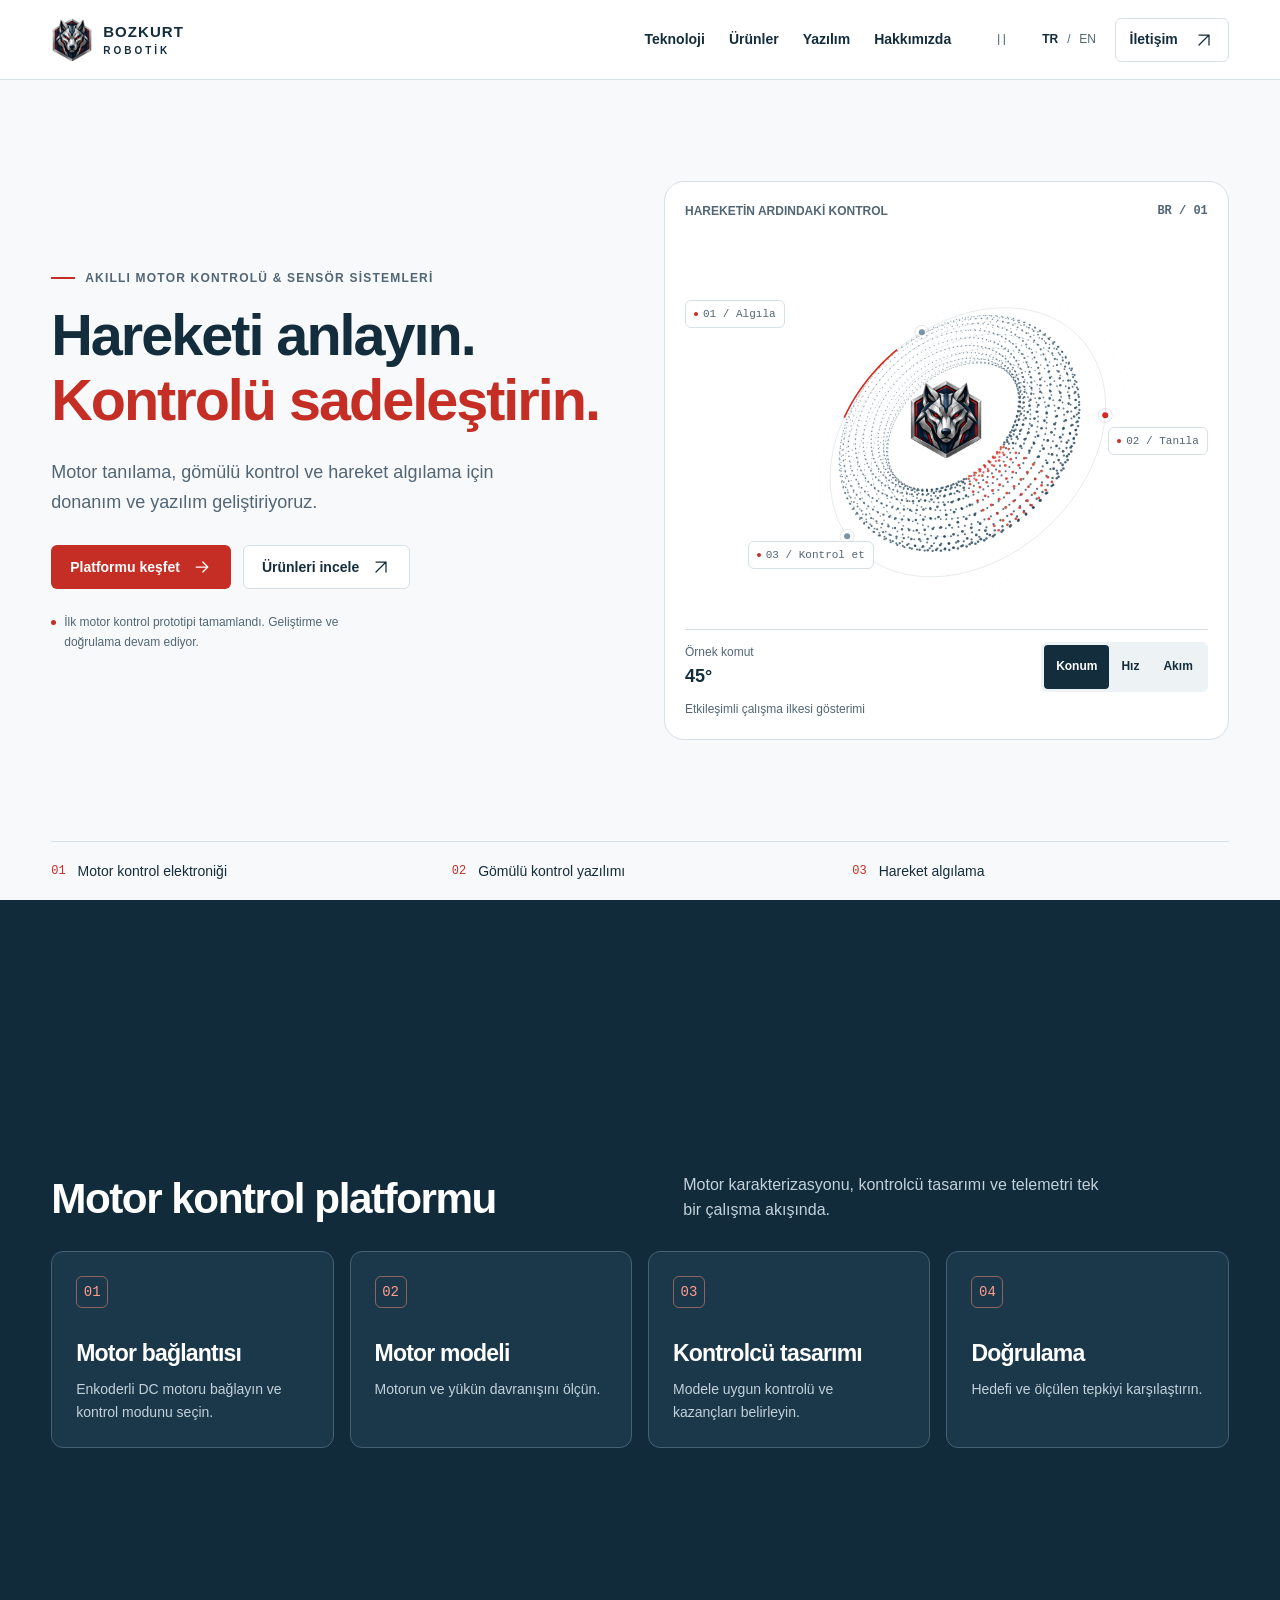
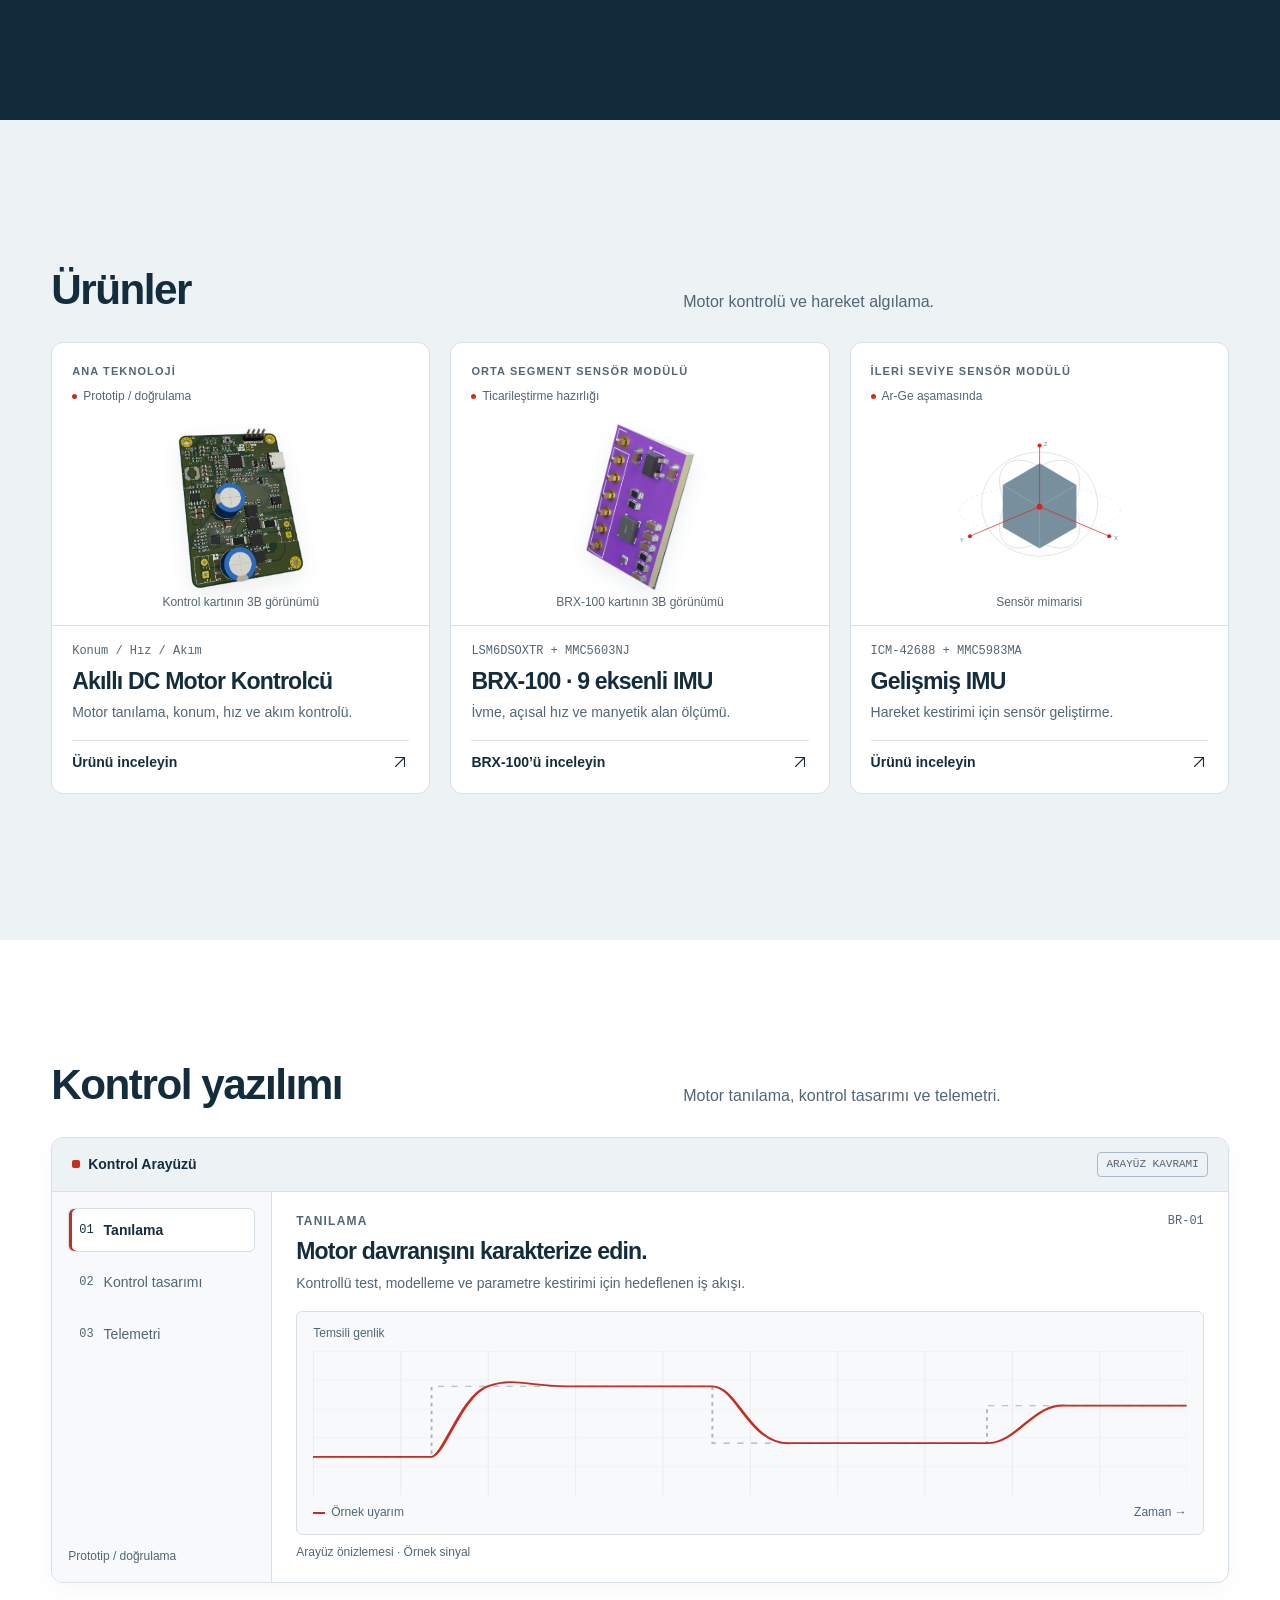
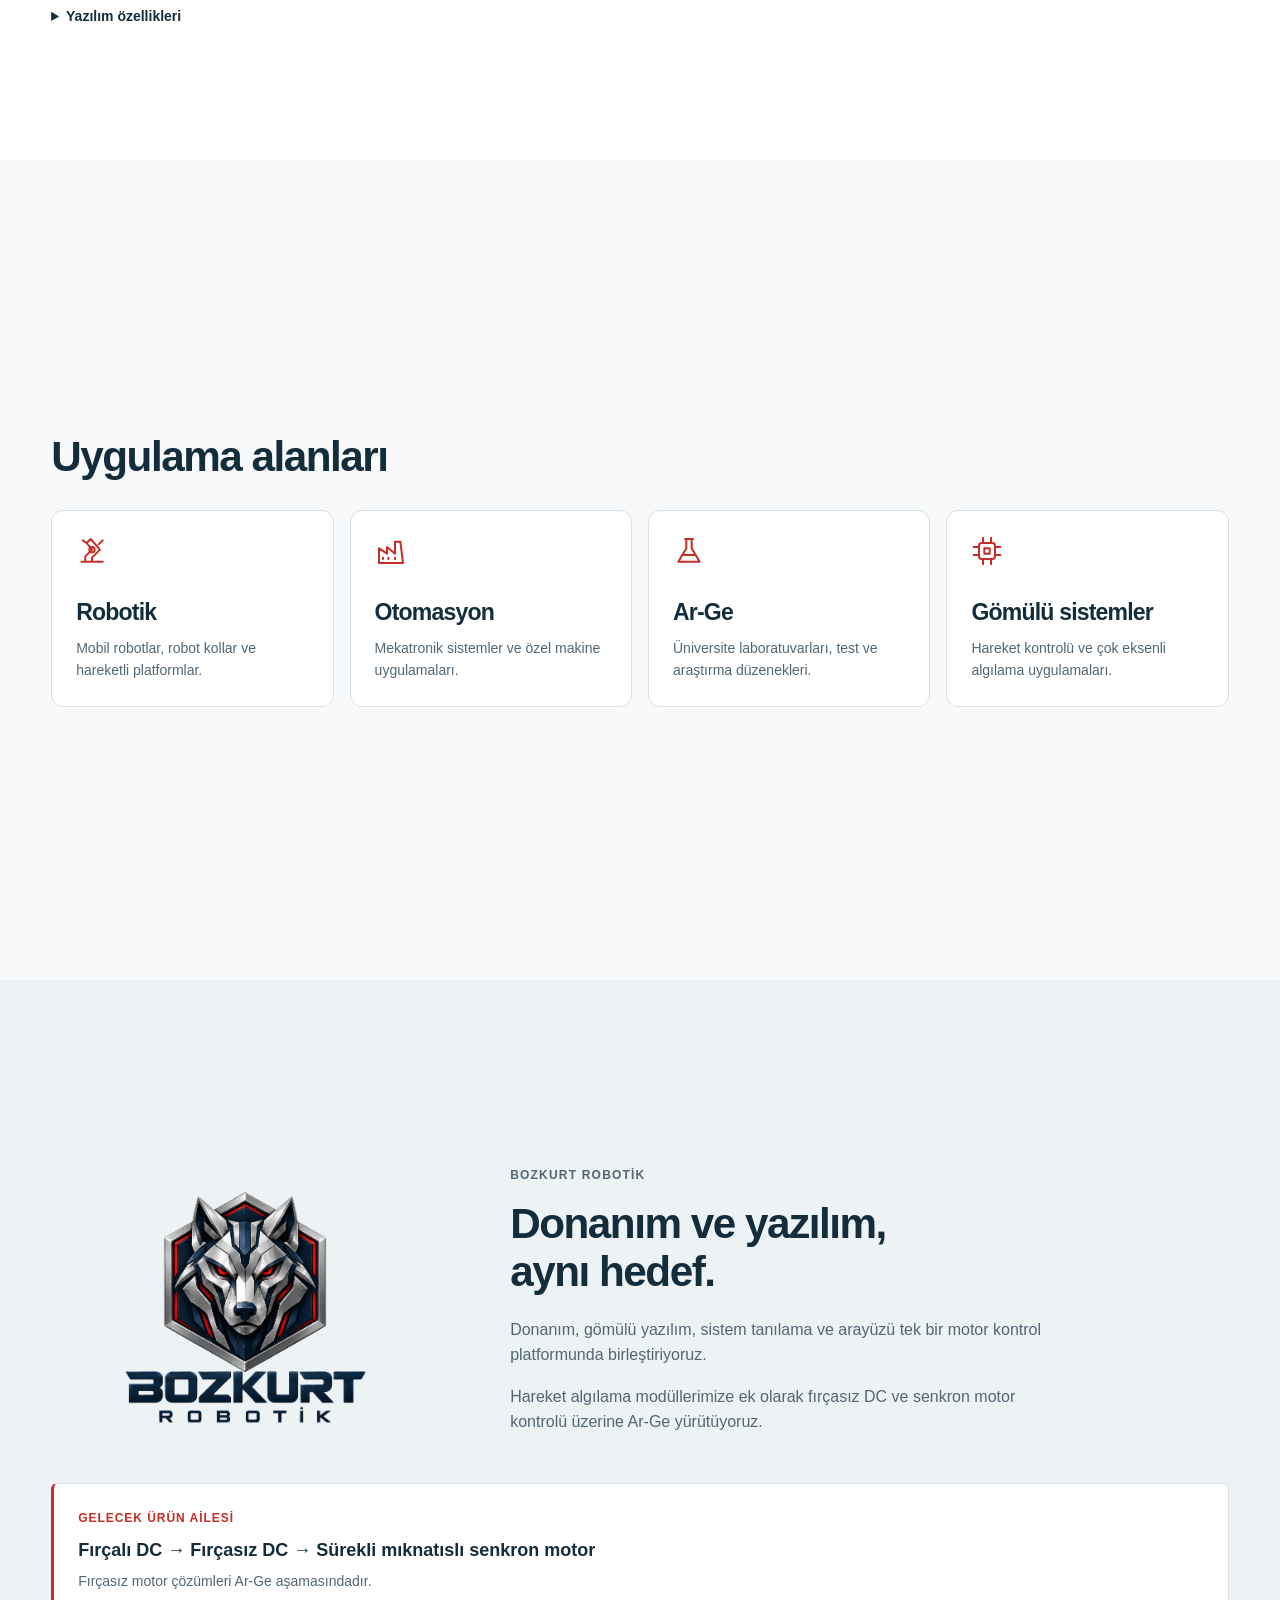
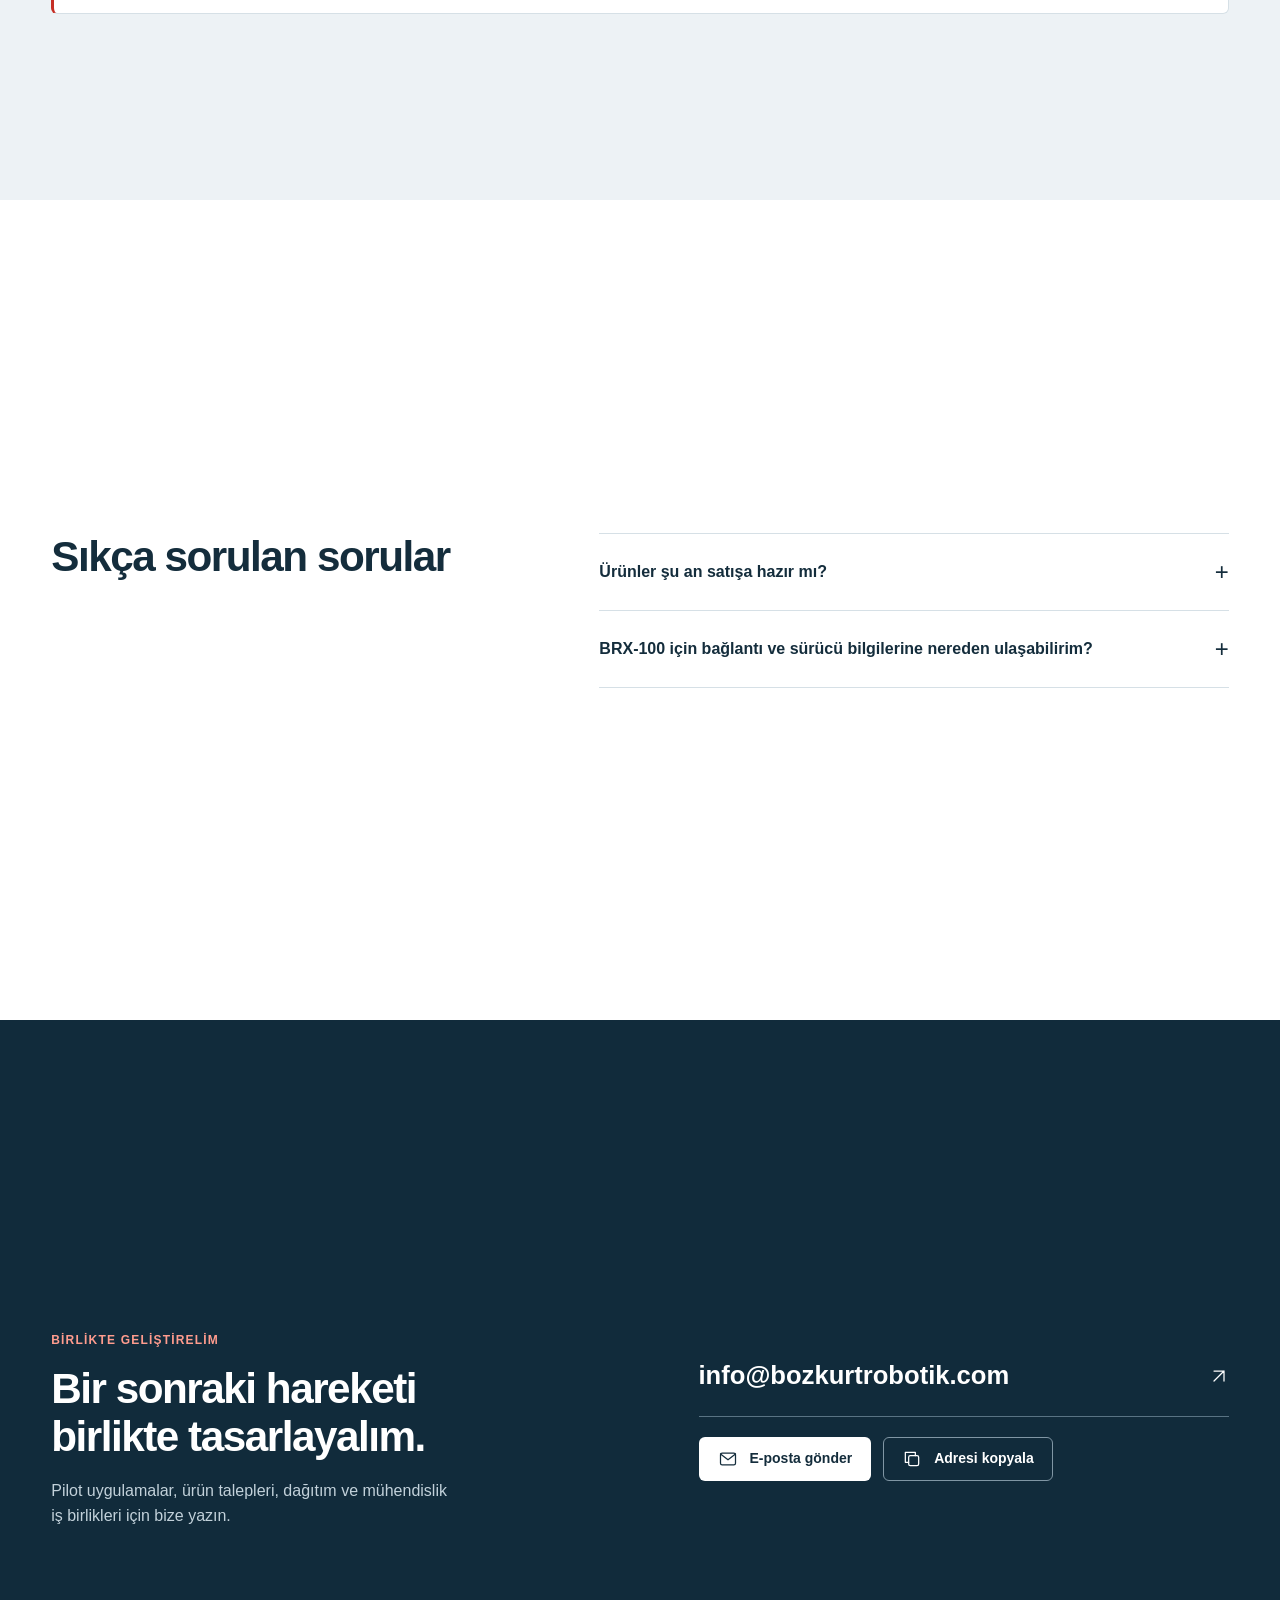
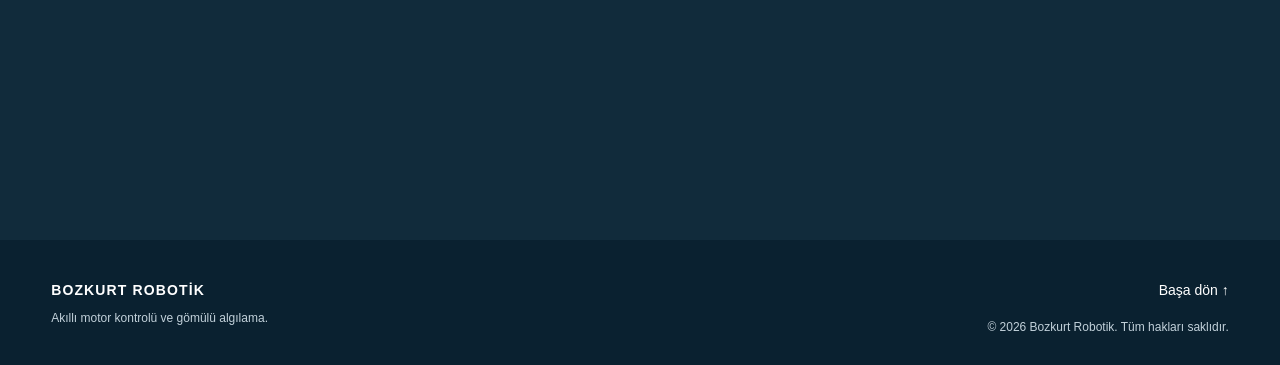
<file: index.html>
<!doctype html>
<html lang="tr" class="home-page">
  <head>
    <meta charset="utf-8" />
    <meta name="viewport" content="width=device-width,initial-scale=1" />
    <title>Bozkurt Robotik | Akıllı Motor Kontrolü ve Sensör Sistemleri</title>
    <meta
      name="description"
      content="Motor karakterizasyonu, gömülü kontrol yazılımı ve 9 serbestlik dereceli sensör modülleri. Bozkurt Robotik’in geliştirdiği motor kontrol platformunu keşfedin."
    />
    <meta name="site-version" content="4.0.0" />
    <meta name="theme-color" content="#f7f9fb" />
    <link rel="canonical" href="https://bozkurtrobotik.com/" />
    <link rel="alternate" hreflang="tr" href="https://bozkurtrobotik.com/" />
    <link rel="alternate" hreflang="en" href="https://bozkurtrobotik.com/en/" />
    <link
      rel="alternate"
      hreflang="x-default"
      href="https://bozkurtrobotik.com/"
    />
    <meta property="og:type" content="website" />
    <meta property="og:site_name" content="Bozkurt Robotik" />
    <meta property="og:locale" content="tr_TR" />
    <meta
      property="og:title"
      content="Bozkurt Robotik | Akıllı Motor Kontrolü ve Sensör Sistemleri"
    />
    <meta
      property="og:description"
      content="Motor karakterizasyonu, gömülü kontrol yazılımı ve 9 serbestlik dereceli sensör modülleri. Bozkurt Robotik’in geliştirdiği motor kontrol platformunu keşfedin."
    />
    <meta property="og:url" content="https://bozkurtrobotik.com/" />
    <meta
      property="og:image"
      content="https://bozkurtrobotik.com/assets/bozkurt-robotik-logo.png"
    />
    <link rel="icon" href="assets/favicon.png" type="image/png" />
    <link rel="stylesheet" href="design-tokens.css?v=4.0" />
    <link rel="stylesheet" href="styles.css?v=4.0" />
    <link rel="stylesheet" href="home-layout.css?v=4.0" />
  </head>
  <body>
    <a class="skip-link" href="#main">İçeriğe geç</a>
    <header class="site-header">
      <div class="header-inner wrap">
        <a href="#top" class="brand"
          ><img
            src="assets/bozkurt-amblem.webp"
            width="52"
            height="56"
            alt=""
          /><span>BOZKURT <strong>ROBOTİK</strong></span></a
        >
        <nav class="desktop-nav" aria-label="Ana menü">
          <a href="#technology">Teknoloji</a><a href="#products">Ürünler</a
          ><a href="#software">Yazılım</a><a href="#about">Hakkımızda</a>
        </nav>
        <div class="header-tools">
          <button
            class="motion-button"
            type="button"
            aria-label="Animasyonları durdur"
            title="Animasyonları durdur"
            aria-pressed="false"
          >
            <svg
              class="icon"
              viewBox="0 0 24 24"
              fill="none"
              stroke="currentColor"
              stroke-width="1.5"
              stroke-linecap="round"
              stroke-linejoin="round"
              aria-hidden="true"
            >
              <path d="M8 5v14M16 5v14" /></svg
            ><span class="sr-only">Animasyonları durdur</span>
          </button>
          <div class="language-switch" aria-label="Site dili">
            <a
              href="index.html"
              lang="tr"
              hreflang="tr"
              class="lang-link selected"
              aria-current="page"
              aria-label="TR — Türkçe"
              >TR</a
            ><span aria-hidden="true">/</span
            ><a
              href="en/index.html"
              lang="en"
              hreflang="en"
              class="lang-link"
              aria-label="EN — English"
              >EN</a
            >
          </div>
          <a class="contact-nav" href="#contact"
            >İletişim<svg
              class="icon"
              viewBox="0 0 24 24"
              fill="none"
              stroke="currentColor"
              stroke-width="1.5"
              stroke-linecap="round"
              stroke-linejoin="round"
              aria-hidden="true"
            >
              <path d="M6 18 18 6M6 6h12v12" /></svg
          ></a>
          <button
            class="menu-toggle"
            type="button"
            aria-label="Menüyü aç"
            aria-controls="mobile-nav"
            aria-expanded="false"
          >
            <svg
              class="icon"
              viewBox="0 0 24 24"
              fill="none"
              stroke="currentColor"
              stroke-width="1.5"
              stroke-linecap="round"
              stroke-linejoin="round"
              aria-hidden="true"
            >
              <path d="M4 8h16M4 16h16" />
            </svg>
          </button>
        </div>
      </div>
      <nav id="mobile-nav" class="mobile-nav" aria-label="Mobil menü" hidden>
        <a href="#technology">Teknoloji</a><a href="#products">Ürünler</a
        ><a href="#software">Yazılım</a><a href="#about">Hakkımızda</a
        ><a href="#contact">İletişim</a>
      </nav>
      <div class="reading-progress" aria-hidden="true"></div>
    </header>
    <main id="main">
      <section class="hero" id="top">
        <div class="wrap hero-grid">
          <div class="hero-copy">
            <p class="eyebrow hero-intro">
              <span class="red-line"></span>AKILLI MOTOR KONTROLÜ & SENSÖR
              SİSTEMLERİ
            </p>
            <h1>
              <span class="title-line">Hareketi anlayın.</span
              ><span class="title-line accent">Kontrolü sadeleştirin.</span>
            </h1>
            <p class="hero-description">
              Motor tanılama, gömülü kontrol ve hareket algılama için donanım ve
              yazılım geliştiriyoruz.
            </p>
            <div class="hero-actions">
              <a href="#technology" class="button primary"
                >Platformu keşfet<svg
                  class="icon"
                  viewBox="0 0 24 24"
                  fill="none"
                  stroke="currentColor"
                  stroke-width="1.5"
                  stroke-linecap="round"
                  stroke-linejoin="round"
                  aria-hidden="true"
                >
                  <path d="M5 12h14M13 6l6 6-6 6" /></svg></a
              ><a href="#products" class="button quiet"
                >Ürünleri incele<svg
                  class="icon"
                  viewBox="0 0 24 24"
                  fill="none"
                  stroke="currentColor"
                  stroke-width="1.5"
                  stroke-linecap="round"
                  stroke-linejoin="round"
                  aria-hidden="true"
                >
                  <path d="M6 18 18 6M6 6h12v12" /></svg
              ></a>
            </div>
            <p class="development-note">
              <span></span>İlk motor kontrol prototipi tamamlandı. Geliştirme ve
              doğrulama devam ediyor.
            </p>
          </div>
          <div class="hero-scene" data-scene>
            <div class="scene-top">
              <span class="micro">HAREKETİN ARDINDAKİ KONTROL</span
              ><span class="scene-counter">BR / 01</span>
            </div>
            <div class="orbital-stage">
              <canvas id="motion-canvas" aria-hidden="true"></canvas>
              <div class="orbital-fallback" aria-hidden="true"></div>
              <div class="scene-emblem" aria-hidden="true">
                <img
                  src="assets/bozkurt-amblem.webp"
                  width="94"
                  height="102"
                  alt=""
                />
              </div>
              <div class="orbit-label label-one"><i></i>01 / Algıla</div>
              <div class="orbit-label label-two"><i></i>02 / Tanıla</div>
              <div class="orbit-label label-three"><i></i>03 / Kontrol et</div>
            </div>
            <div class="scene-console">
              <div>
                <span>Örnek komut</span><strong id="mode-value">45°</strong>
              </div>
              <div
                class="mode-selector"
                role="group"
                aria-label="Görsel kontrol modu"
              >
                <button
                  type="button"
                  class="mode-button active"
                  data-mode="0"
                  aria-pressed="true"
                >
                  Konum</button
                ><button
                  type="button"
                  class="mode-button"
                  data-mode="1"
                  aria-pressed="false"
                >
                  Hız</button
                ><button
                  type="button"
                  class="mode-button"
                  data-mode="2"
                  aria-pressed="false"
                >
                  Akım
                </button>
              </div>
            </div>
            <p class="concept-caption">Etkileşimli çalışma ilkesi gösterimi</p>
          </div>
        </div>
        <div class="wrap capability-strip">
          <div><span>01</span>Motor kontrol elektroniği</div>
          <div><span>02</span>Gömülü kontrol yazılımı</div>
          <div><span>03</span>Hareket algılama</div>
        </div>
      </section>
      <section
        class="technology section"
        id="technology"
        aria-labelledby="technology-title"
      >
        <div class="wrap">
          <div class="section-heading">
            <h2 id="technology-title">Motor kontrol platformu</h2>
            <p>
              Motor karakterizasyonu, kontrolcü tasarımı ve telemetri tek bir
              çalışma akışında.
            </p>
          </div>
          <ol class="workflow" role="list">
            <li class="workflow-step">
              <span class="workflow-number" aria-hidden="true">01</span>
              <h3>Motor bağlantısı</h3>
              <p>Enkoderli DC motoru bağlayın ve kontrol modunu seçin.</p>
            </li>
            <li class="workflow-step">
              <span class="workflow-number" aria-hidden="true">02</span>
              <h3>Motor modeli</h3>
              <p>Motorun ve yükün davranışını ölçün.</p>
            </li>
            <li class="workflow-step">
              <span class="workflow-number" aria-hidden="true">03</span>
              <h3>Kontrolcü tasarımı</h3>
              <p>Modele uygun kontrolü ve kazançları belirleyin.</p>
            </li>
            <li class="workflow-step">
              <span class="workflow-number" aria-hidden="true">04</span>
              <h3>Doğrulama</h3>
              <p>Hedefi ve ölçülen tepkiyi karşılaştırın.</p>
            </li>
          </ol>
        </div>
      </section>
      <section
        class="portfolio section"
        id="products"
        aria-labelledby="products-title"
      >
        <div class="wrap">
          <div class="section-heading">
            <h2 id="products-title">Ürünler</h2>
            <p>Motor kontrolü ve hareket algılama.</p>
          </div>
          <div class="product-grid">
            <article
              class="product-card product-0"
              id="motor-control"
              data-reveal
            >
              <a
                class="product-card-link"
                href="#contact"
                data-product="0"
                aria-haspopup="dialog"
              >
                <div class="product-top">
                  <span class="eyebrow">ANA TEKNOLOJİ</span
                  ><span class="status-chip"><i></i>Prototip / doğrulama</span>
                </div>
                <div class="product-art product-art-render">
                  <div
                    class="motor-product-visual"
                    role="img"
                    aria-label="Bozkurt Robotik akıllı DC motor kontrol kartının 3B tasarım render’ı"
                  >
                    <span class="motor-product-glow" aria-hidden="true"></span>
                    <span
                      class="motor-product-orbit motor-orbit-back"
                      aria-hidden="true"
                    ></span>
                    <span
                      class="motor-product-orbit motor-orbit-front"
                      aria-hidden="true"
                    ></span>
                    <span
                      class="motor-product-shadow"
                      aria-hidden="true"
                    ></span>
                    <span class="motor-product-tilt" aria-hidden="true"
                      ><span class="motor-product-float"
                        ><picture>
                          <source
                            srcset="assets/motor-controller-render-v36.webp"
                            type="image/webp"
                          />
                          <img
                            class="motor-board"
                            src="assets/motor-controller-render-v36.png"
                            alt=""
                            width="403"
                            height="503"
                            fetchpriority="low"
                            decoding="async"
                          /> </picture></span
                    ></span>
                    <span
                      class="motor-product-beacon motor-beacon-left"
                      aria-hidden="true"
                    ></span>
                    <span
                      class="motor-product-beacon motor-beacon-right"
                      aria-hidden="true"
                    ></span>
                    <span class="motor-product-scan" aria-hidden="true"></span>
                  </div>
                  <span class="art-caption">Kontrol kartının 3B görünümü</span>
                </div>
                <div class="product-copy">
                  <span class="technical-code">Konum / Hız / Akım</span>
                  <h3 id="product-0-title">Akıllı DC Motor Kontrolcü</h3>
                  <p>Motor tanılama, konum, hız ve akım kontrolü.</p>
                  <span class="text-link"
                    >Ürünü inceleyin<svg
                      class="icon"
                      viewBox="0 0 24 24"
                      fill="none"
                      stroke="currentColor"
                      stroke-width="1.5"
                      stroke-linecap="round"
                      stroke-linejoin="round"
                      aria-hidden="true"
                    >
                      <path d="M6 18 18 6M6 6h12v12" /></svg
                  ></span></div
              ></a>
            </article>
            <article class="product-card product-1" id="sensors" data-reveal>
              <a class="product-card-link" href="brx-100.html">
                <div class="product-top">
                  <span class="eyebrow">ORTA SEGMENT SENSÖR MODÜLÜ</span
                  ><span class="status-chip"
                    ><i></i>Ticarileştirme hazırlığı</span
                  >
                </div>
                <div class="product-art product-art-render">
                  <div
                    class="imu-visual"
                    role="img"
                    aria-label="BRX-100 sensör kartının 3B görünümü"
                  >
                    <span class="imu-glow" aria-hidden="true"></span>
                    <span
                      class="imu-orbit imu-orbit-1"
                      aria-hidden="true"
                    ></span>
                    <span
                      class="imu-orbit imu-orbit-2"
                      aria-hidden="true"
                    ></span>
                    <span class="imu-shadow" aria-hidden="true"></span>
                    <span class="imu-tilt"
                      ><span class="imu-float"
                        ><picture>
                          <source
                            srcset="assets/imu-standard-render-v36.webp"
                            type="image/webp"
                          />
                          <img
                            class="imu-board"
                            src="assets/imu-standard-render-v36.png"
                            alt=""
                            width="510"
                            height="775"
                            fetchpriority="low"
                            decoding="async"
                          /> </picture></span
                    ></span>
                    <span
                      class="imu-spark imu-spark-1"
                      aria-hidden="true"
                    ></span>
                    <span
                      class="imu-spark imu-spark-2"
                      aria-hidden="true"
                    ></span>
                  </div>
                  <span class="art-caption">BRX-100 kartının 3B görünümü</span>
                </div>
                <div class="product-copy">
                  <span class="technical-code">LSM6DSOXTR + MMC5603NJ</span>
                  <h3 id="brx-100-title">BRX-100 · 9 eksenli IMU</h3>
                  <p>İvme, açısal hız ve manyetik alan ölçümü.</p>
                  <span class="text-link"
                    >BRX-100’ü inceleyin<svg
                      class="icon"
                      viewBox="0 0 24 24"
                      fill="none"
                      stroke="currentColor"
                      stroke-width="1.5"
                      stroke-linecap="round"
                      stroke-linejoin="round"
                      aria-hidden="true"
                    >
                      <path d="M6 18 18 6M6 6h12v12" /></svg
                  ></span></div
              ></a>
            </article>
            <article
              class="product-card product-2"
              id="advanced-imu"
              data-reveal
            >
              <a
                class="product-card-link"
                href="#contact"
                data-product="2"
                aria-haspopup="dialog"
              >
                <div class="product-top">
                  <span class="eyebrow">İLERİ SEVİYE SENSÖR MODÜLÜ</span
                  ><span class="status-chip"><i></i>Ar-Ge aşamasında</span>
                </div>
                <div class="product-art">
                  <svg
                    class="sensor-art art-2"
                    viewBox="0 0 480 300"
                    fill="none"
                    aria-hidden="true"
                  >
                    <defs>
                      <linearGradient
                        id="sensor-2"
                        x1="140"
                        y1="60"
                        x2="300"
                        y2="240"
                      >
                        <stop stop-color="#78909e" />
                        <stop offset="1" stop-color="#142f41" />
                      </linearGradient>
                    </defs>
                    <ellipse
                      cx="240"
                      cy="161"
                      rx="161"
                      ry="48"
                      stroke="#c4ced4"
                      stroke-dasharray="3 7"
                    />
                    <g class="sensor-spin">
                      <ellipse
                        cx="240"
                        cy="148"
                        rx="116"
                        ry="104"
                        stroke="#c4ced4"
                      />
                      <ellipse
                        cx="240"
                        cy="148"
                        rx="58"
                        ry="104"
                        stroke="#c4ced4"
                        transform="rotate(40 240 148)"
                      />
                      <ellipse
                        cx="240"
                        cy="148"
                        rx="58"
                        ry="104"
                        stroke="#c4ced4"
                        transform="rotate(-40 240 148)"
                      />
                    </g>
                    <path
                      d="m240 67 73 43v84l-73 42-73-42v-84Z"
                      fill="url(#sensor-2)"
                      stroke="#8496a1"
                    />
                    <path
                      d="m167 110 73 43 73-43M240 153v83"
                      stroke="#b0bec6"
                      opacity=".7"
                    />
                    <path
                      d="M240 153V31M240 153l139 59M240 153l-139 59"
                      stroke="#d6261c"
                      stroke-width="1.4"
                    />
                    <circle cx="240" cy="153" r="6" fill="#d6261c" />
                    <circle cx="240" cy="31" r="4" fill="#d6261c" />
                    <circle cx="379" cy="212" r="4" fill="#d6261c" />
                    <circle cx="101" cy="212" r="4" fill="#d6261c" />
                    <g fill="#6b7a84" font-size="11" font-family="sans-serif">
                      <text x="249" y="32">Z</text>
                      <text x="389" y="220">X</text>
                      <text x="81" y="223">Y</text>
                    </g></svg
                  ><span class="art-caption">Sensör mimarisi</span>
                </div>
                <div class="product-copy">
                  <span class="technical-code">ICM-42688 + MMC5983MA</span>
                  <h3 id="product-2-title">Gelişmiş IMU</h3>
                  <p>Hareket kestirimi için sensör geliştirme.</p>
                  <span class="text-link"
                    >Ürünü inceleyin<svg
                      class="icon"
                      viewBox="0 0 24 24"
                      fill="none"
                      stroke="currentColor"
                      stroke-width="1.5"
                      stroke-linecap="round"
                      stroke-linejoin="round"
                      aria-hidden="true"
                    >
                      <path d="M6 18 18 6M6 6h12v12" /></svg
                  ></span></div
              ></a>
            </article>
          </div>
        </div>
      </section>
      <section
        class="software section"
        id="software"
        aria-labelledby="software-title"
      >
        <div class="wrap">
          <div class="section-heading">
            <h2 id="software-title">Kontrol yazılımı</h2>
            <p>Motor tanılama, kontrol tasarımı ve telemetri.</p>
          </div>
          <div class="studio" data-reveal>
            <div class="studio-top">
              <div class="studio-brand">
                <span class="small-square"></span>Kontrol Arayüzü
              </div>
              <span class="concept-badge">ARAYÜZ KAVRAMI</span>
            </div>
            <div class="studio-grid">
              <div
                class="studio-tabs"
                role="tablist"
                aria-label="Yazılım görünümü"
              >
                <button
                  role="tab"
                  id="tab-0"
                  aria-controls="studio-panel"
                  aria-selected="true"
                  tabindex="0"
                  data-tab="0"
                >
                  <span>01</span>Tanılama</button
                ><button
                  role="tab"
                  id="tab-1"
                  aria-controls="studio-panel"
                  aria-selected="false"
                  tabindex="-1"
                  data-tab="1"
                >
                  <span>02</span>Kontrol tasarımı</button
                ><button
                  role="tab"
                  id="tab-2"
                  aria-controls="studio-panel"
                  aria-selected="false"
                  tabindex="-1"
                  data-tab="2"
                >
                  <span>03</span>Telemetri
                </button>
                <div class="studio-status"><i></i>Prototip / doğrulama</div>
              </div>
              <div
                class="studio-panel"
                id="studio-panel"
                role="tabpanel"
                aria-labelledby="tab-0"
                tabindex="0"
              >
                <div class="studio-copy">
                  <div>
                    <p class="eyebrow" id="studio-label">Tanılama</p>
                    <h3 id="studio-title">
                      Motor davranışını karakterize edin.
                    </h3>
                  </div>
                  <span class="studio-key">BR-01</span>
                </div>
                <p id="studio-note">
                  Kontrollü test, modelleme ve parametre kestirimi için
                  hedeflenen iş akışı.
                </p>
                <div class="chart-wrap">
                  <div class="chart-y">Temsili genlik</div>
                  <svg
                    class="telemetry-chart"
                    viewBox="0 0 700 200"
                    preserveAspectRatio="none"
                    role="img"
                    aria-label="Arayüz önizlemesi · Örnek sinyal"
                  >
                    <defs>
                      <pattern
                        id="chart-grid"
                        width="70"
                        height="40"
                        patternUnits="userSpaceOnUse"
                      >
                        <path
                          d="M70 0H0V40"
                          fill="none"
                          stroke="#dfe5e7"
                          stroke-width="1"
                        />
                      </pattern>
                    </defs>
                    <rect width="700" height="200" fill="url(#chart-grid)" />
                    <path
                      id="chart-reference"
                      d="M0 147H95V49H320V128H540V76H700"
                      stroke="#a7b4bc"
                      stroke-width="1.5"
                      stroke-dasharray="5 6"
                      fill="none"
                    />
                    <path
                      id="chart-signal"
                      d="M0 147H95C105 145 119 62 140 49S173 49 203 49H320C340 49 350 132 383 128H540C565 128 577 71 604 76H700"
                      fill="none"
                      stroke="#d62c20"
                      stroke-width="2.5"
                      stroke-linejoin="round"
                    />
                    <line
                      class="chart-scanner"
                      x1="350"
                      y1="0"
                      x2="350"
                      y2="200"
                      stroke="#d62c20"
                      opacity=".16"
                    />
                  </svg>
                  <div class="chart-bottom">
                    <span><i></i><b id="chart-label">Örnek uyarım</b></span
                    ><span>Zaman →</span>
                  </div>
                </div>
                <p class="chart-disclaimer">Arayüz önizlemesi · Örnek sinyal</p>
              </div>
            </div>
          </div>
          <details class="software-details">
            <summary>Yazılım özellikleri</summary>
            <div class="software-features">
              <span
                ><svg
                  class="icon"
                  viewBox="0 0 24 24"
                  fill="none"
                  stroke="currentColor"
                  stroke-width="1.5"
                  stroke-linecap="round"
                  stroke-linejoin="round"
                  aria-hidden="true"
                >
                  <rect x="6" y="6" width="12" height="12" rx="2" />
                  <path
                    d="M9 2v4M15 2v4M9 18v4M15 18v4M2 9h4M2 15h4M18 9h4M18 15h4M10 10h4v4h-4Z"
                  /></svg
                >Otomatik test dizileri</span
              ><span
                ><svg
                  class="icon"
                  viewBox="0 0 24 24"
                  fill="none"
                  stroke="currentColor"
                  stroke-width="1.5"
                  stroke-linecap="round"
                  stroke-linejoin="round"
                  aria-hidden="true"
                >
                  <rect x="6" y="6" width="12" height="12" rx="2" />
                  <path
                    d="M9 2v4M15 2v4M9 18v4M15 18v4M2 9h4M2 15h4M18 9h4M18 15h4M10 10h4v4h-4Z"
                  /></svg
                >Motor profili yönetimi</span
              ><span
                ><svg
                  class="icon"
                  viewBox="0 0 24 24"
                  fill="none"
                  stroke="currentColor"
                  stroke-width="1.5"
                  stroke-linecap="round"
                  stroke-linejoin="round"
                  aria-hidden="true"
                >
                  <rect x="6" y="6" width="12" height="12" rx="2" />
                  <path
                    d="M9 2v4M15 2v4M9 18v4M15 18v4M2 9h4M2 15h4M18 9h4M18 15h4M10 10h4v4h-4Z"
                  /></svg
                >Parametre kestirimi</span
              ><span
                ><svg
                  class="icon"
                  viewBox="0 0 24 24"
                  fill="none"
                  stroke="currentColor"
                  stroke-width="1.5"
                  stroke-linecap="round"
                  stroke-linejoin="round"
                  aria-hidden="true"
                >
                  <rect x="6" y="6" width="12" height="12" rx="2" />
                  <path
                    d="M9 2v4M15 2v4M9 18v4M15 18v4M2 9h4M2 15h4M18 9h4M18 15h4M10 10h4v4h-4Z"
                  /></svg
                >Kayıt ve hata izleme</span
              >
            </div>
            <div class="algorithms">
              <div>
                <span>Kontrol modları</span>
                <p>Konum · Hız · Akım</p>
              </div>
              <div>
                <span>Kontrol yöntemleri</span>
                <p>PI / PD / PID · LQR / LQI · MRAC</p>
              </div>
              <div>
                <span>Kestirim yapıları</span>
                <p>Bozucu gözlemcisi · Genişletilmiş durum gözlemcisi</p>
              </div>
            </div>
            <p class="subtle-note">
              Bu mimariler geliştirme ve doğrulama kapsamındadır.
            </p>
          </details>
        </div>
      </section>
      <section class="applications section" id="applications">
        <div class="wrap">
          <div class="section-heading">
            <h2 id="applications-title">Uygulama alanları</h2>
          </div>
          <div class="applications-grid">
            <article class="application-card" data-reveal>
              <svg
                class="icon"
                viewBox="0 0 24 24"
                fill="none"
                stroke="currentColor"
                stroke-width="1.5"
                stroke-linecap="round"
                stroke-linejoin="round"
                aria-hidden="true"
              >
                <path d="M4 20h16M7 20v-4l5-5-4-5 3-3 7 8-6 6v3" />
                <circle cx="12" cy="11" r="2" />
                <path d="m8 6-3-2M17 7l3-3" /></svg
              ><span class="app-number">01</span>
              <h3>Robotik</h3>
              <p>Mobil robotlar, robot kollar ve hareketli platformlar.</p>
            </article>
            <article class="application-card" data-reveal>
              <svg
                class="icon"
                viewBox="0 0 24 24"
                fill="none"
                stroke="currentColor"
                stroke-width="1.5"
                stroke-linecap="round"
                stroke-linejoin="round"
                aria-hidden="true"
              >
                <path
                  d="M3 21V10l6 4V9l6 5V5h4l2 16ZM6 17v1M10 17v1M15 17v1"
                /></svg
              ><span class="app-number">02</span>
              <h3>Otomasyon</h3>
              <p>Mekatronik sistemler ve özel makine uygulamaları.</p>
            </article>
            <article class="application-card" data-reveal>
              <svg
                class="icon"
                viewBox="0 0 24 24"
                fill="none"
                stroke="currentColor"
                stroke-width="1.5"
                stroke-linecap="round"
                stroke-linejoin="round"
                aria-hidden="true"
              >
                <path d="M9 3h6M10 3v7L4 20h16l-6-10V3M7 15h10" /></svg
              ><span class="app-number">03</span>
              <h3>Ar-Ge</h3>
              <p>Üniversite laboratuvarları, test ve araştırma düzenekleri.</p>
            </article>
            <article class="application-card" data-reveal>
              <svg
                class="icon"
                viewBox="0 0 24 24"
                fill="none"
                stroke="currentColor"
                stroke-width="1.5"
                stroke-linecap="round"
                stroke-linejoin="round"
                aria-hidden="true"
              >
                <rect x="6" y="6" width="12" height="12" rx="2" />
                <path
                  d="M9 2v4M15 2v4M9 18v4M15 18v4M2 9h4M2 15h4M18 9h4M18 15h4M10 10h4v4h-4Z"
                /></svg
              ><span class="app-number">04</span>
              <h3>Gömülü sistemler</h3>
              <p>Hareket kontrolü ve çok eksenli algılama uygulamaları.</p>
            </article>
          </div>
        </div>
      </section>
      <section class="about section" id="about">
        <div class="wrap">
          <div class="about-grid">
            <div class="about-brand" data-reveal>
              <div class="brand-orbit"></div>
              <img
                src="assets/bozkurt-robotik-logo.webp"
                width="320"
                height="310"
                alt="Bozkurt Robotik"
                loading="lazy"
              />
            </div>
            <div class="about-copy" data-reveal>
              <p class="eyebrow">BOZKURT ROBOTİK</p>
              <h2>Donanım ve yazılım,<br />aynı hedef.</h2>
              <p>
                Donanım, gömülü yazılım, sistem tanılama ve arayüzü tek bir
                motor kontrol platformunda birleştiriyoruz.
              </p>
              <p>
                Hareket algılama modüllerimize ek olarak fırçasız DC ve senkron
                motor kontrolü üzerine Ar-Ge yürütüyoruz.
              </p>
            </div>
          </div>
          <div class="future-family" data-reveal>
            <span>Gelecek ürün ailesi</span
            ><strong
              >Fırçalı DC → Fırçasız DC → Sürekli mıknatıslı senkron
              motor</strong
            >
            <p>Fırçasız motor çözümleri Ar-Ge aşamasındadır.</p>
          </div>
        </div>
      </section>
      <section class="faq section" id="faq">
        <div class="wrap faq-grid">
          <h2 data-reveal>Sıkça sorulan sorular</h2>
          <div class="faq-list" data-reveal>
            <details>
              <summary>
                Ürünler şu an satışa hazır mı?<span aria-hidden="true">+</span>
              </summary>
              <p>
                DC motor kontrolcüde ilk prototip tamamlandı; revizyon ve
                doğrulama sürüyor. BRX-100 ticarileştirme hazırlığında, ileri
                seviye IMU ise Ar-Ge aşamasında. Güncel tedarik durumu için
                iletişime geçin.
              </p>
            </details>
            <details>
              <summary>
                BRX-100 için bağlantı ve sürücü bilgilerine nereden
                ulaşabilirim?<span aria-hidden="true">+</span>
              </summary>
              <p>
                <a href="brx-100.html#imu-resources">BRX-100 ürün sayfasında</a>
                pin dizilimi, besleme, veri sayfası ve platforma özel yazılım
                paketleri yer alır.
              </p>
            </details>
          </div>
        </div>
      </section>
      <section class="contact section" id="contact">
        <div class="wrap contact-grid">
          <div data-reveal>
            <p class="eyebrow">BİRLİKTE GELİŞTİRELİM</p>
            <h2>Bir sonraki hareketi<br />birlikte tasarlayalım.</h2>
            <p>
              Pilot uygulamalar, ürün talepleri, dağıtım ve mühendislik iş
              birlikleri için bize yazın.
            </p>
          </div>
          <div class="contact-actions" data-reveal>
            <a
              class="email-address"
              href="mailto:info@bozkurtrobotik.com?subject=Bozkurt%20Robotik%20%E2%80%94%20%C3%9Cr%C3%BCn%20ve%20i%C5%9F%20birli%C4%9Fi%20talebi"
              >info@bozkurtrobotik.com<svg
                class="icon"
                viewBox="0 0 24 24"
                fill="none"
                stroke="currentColor"
                stroke-width="1.5"
                stroke-linecap="round"
                stroke-linejoin="round"
                aria-hidden="true"
              >
                <path d="M6 18 18 6M6 6h12v12" /></svg
            ></a>
            <div class="contact-buttons">
              <a
                class="button light"
                href="mailto:info@bozkurtrobotik.com?subject=Bozkurt%20Robotik%20%E2%80%94%20%C3%9Cr%C3%BCn%20ve%20i%C5%9F%20birli%C4%9Fi%20talebi"
                ><svg
                  class="icon"
                  viewBox="0 0 24 24"
                  fill="none"
                  stroke="currentColor"
                  stroke-width="1.5"
                  stroke-linecap="round"
                  stroke-linejoin="round"
                  aria-hidden="true"
                >
                  <rect x="3" y="5" width="18" height="14" rx="2" />
                  <path d="m3 6 9 7 9-7" /></svg
                >E-posta gönder</a
              ><button type="button" class="button copy-button" data-copy>
                <svg
                  class="icon"
                  viewBox="0 0 24 24"
                  fill="none"
                  stroke="currentColor"
                  stroke-width="1.5"
                  stroke-linecap="round"
                  stroke-linejoin="round"
                  aria-hidden="true"
                >
                  <rect x="8" y="8" width="12" height="12" rx="2" />
                  <path d="M16 8V4H4v12h4" /></svg
                ><span>Adresi kopyala</span>
              </button>
            </div>
            <p class="copy-feedback" role="status" aria-live="polite"></p>
          </div>
        </div>
      </section>
    </main>
    <footer>
      <div class="wrap footer-inner">
        <div>
          <strong>BOZKURT ROBOTİK</strong>
          <p>Akıllı motor kontrolü ve gömülü algılama.</p>
        </div>
        <div class="footer-right">
          <a href="#top">Başa dön ↑</a>
          <p>
            © <span data-year>2026</span> Bozkurt Robotik. Tüm hakları saklıdır.
          </p>
        </div>
      </div>
    </footer>
    <dialog class="product-dialog" aria-labelledby="dialog-title">
      <div class="dialog-inner">
        <button type="button" class="dialog-close" aria-label="Kapat">
          <svg
            class="icon"
            viewBox="0 0 24 24"
            fill="none"
            stroke="currentColor"
            stroke-width="1.5"
            stroke-linecap="round"
            stroke-linejoin="round"
            aria-hidden="true"
          >
            <path d="m6 6 12 12M18 6 6 18" />
          </svg>
        </button>
        <p class="eyebrow" id="dialog-label"></p>
        <h2 id="dialog-title"></h2>
        <p class="dialog-status"></p>
        <p class="dialog-description"></p>
        <div class="dialog-spec"></div>
        <p class="dialog-caveat"></p>
        <a
          class="button primary dialog-inquiry"
          href="mailto:info@bozkurtrobotik.com"
          >Bu ürün hakkında yazın<svg
            class="icon"
            viewBox="0 0 24 24"
            fill="none"
            stroke="currentColor"
            stroke-width="1.5"
            stroke-linecap="round"
            stroke-linejoin="round"
            aria-hidden="true"
          >
            <path d="M6 18 18 6M6 6h12v12" /></svg
        ></a>
      </div>
    </dialog>
    <script src="script.js?v=4.0" defer></script>
  </body>
</html>
</file>
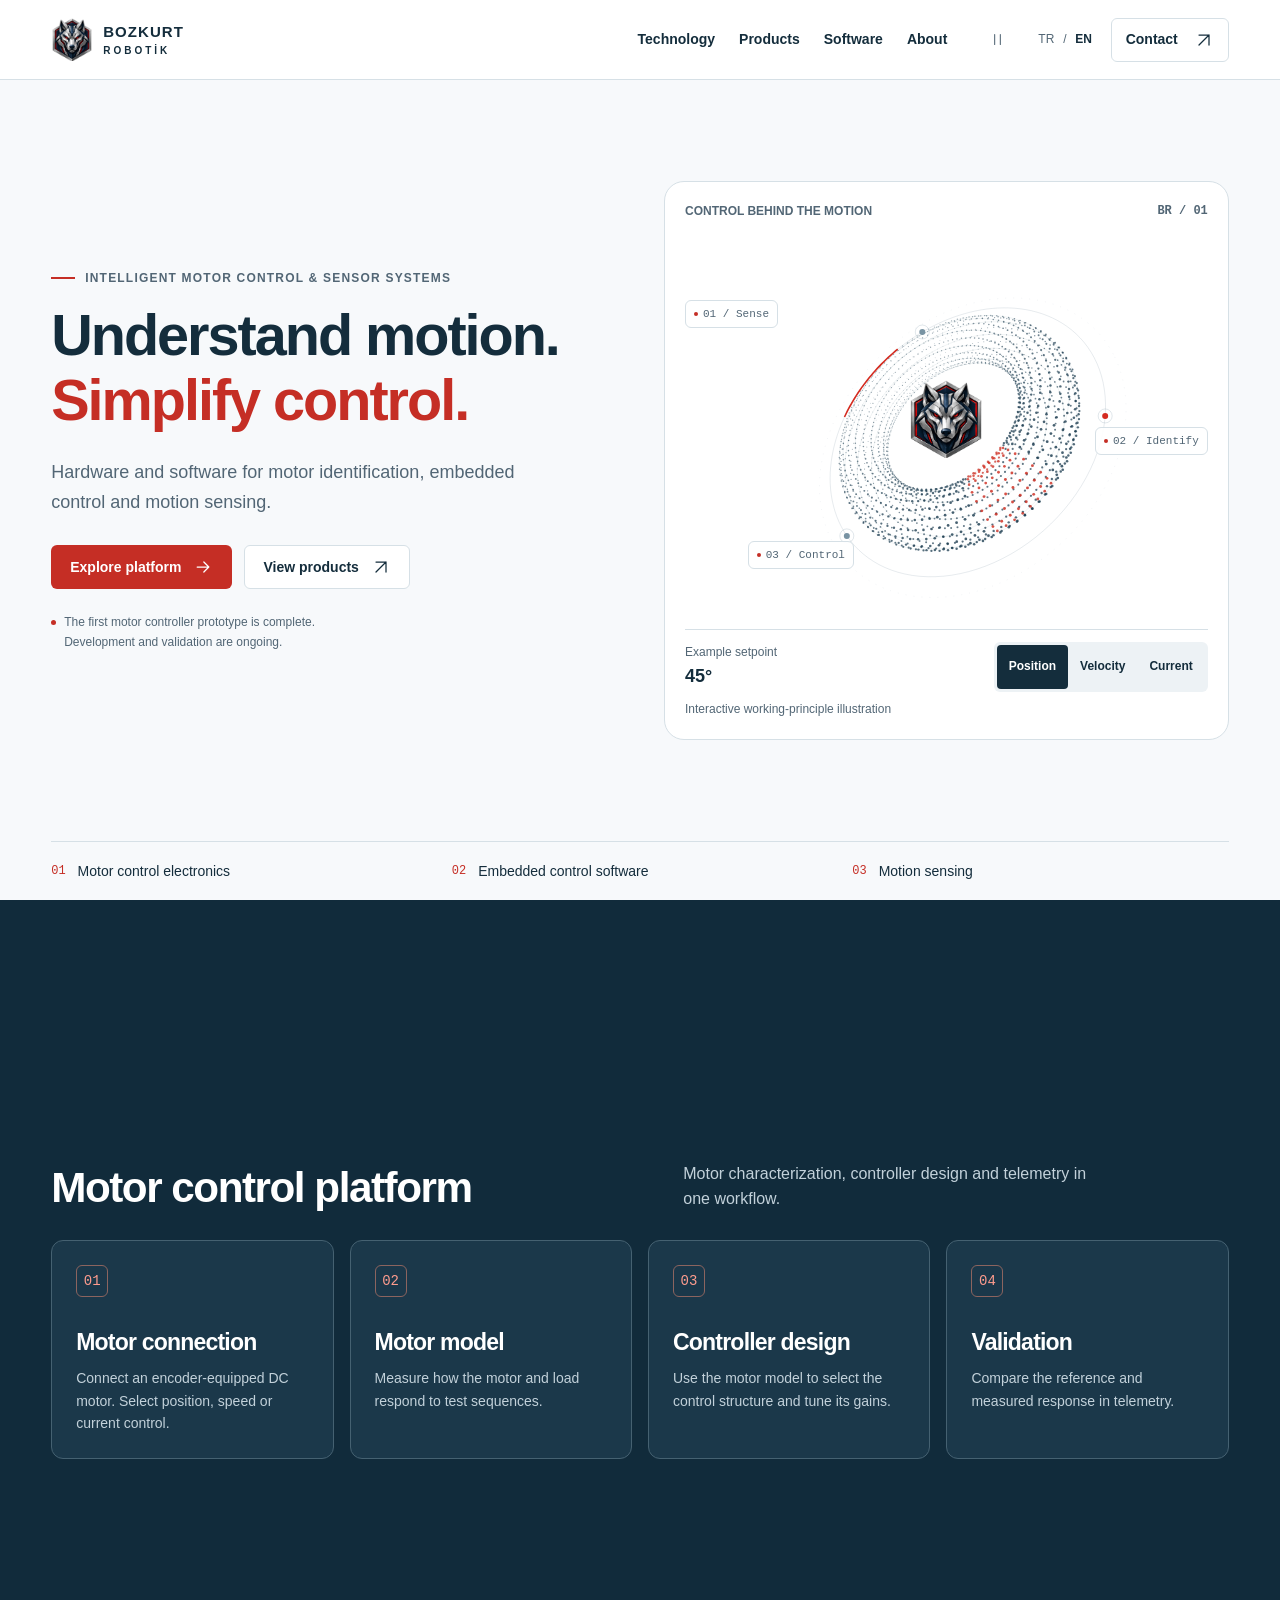
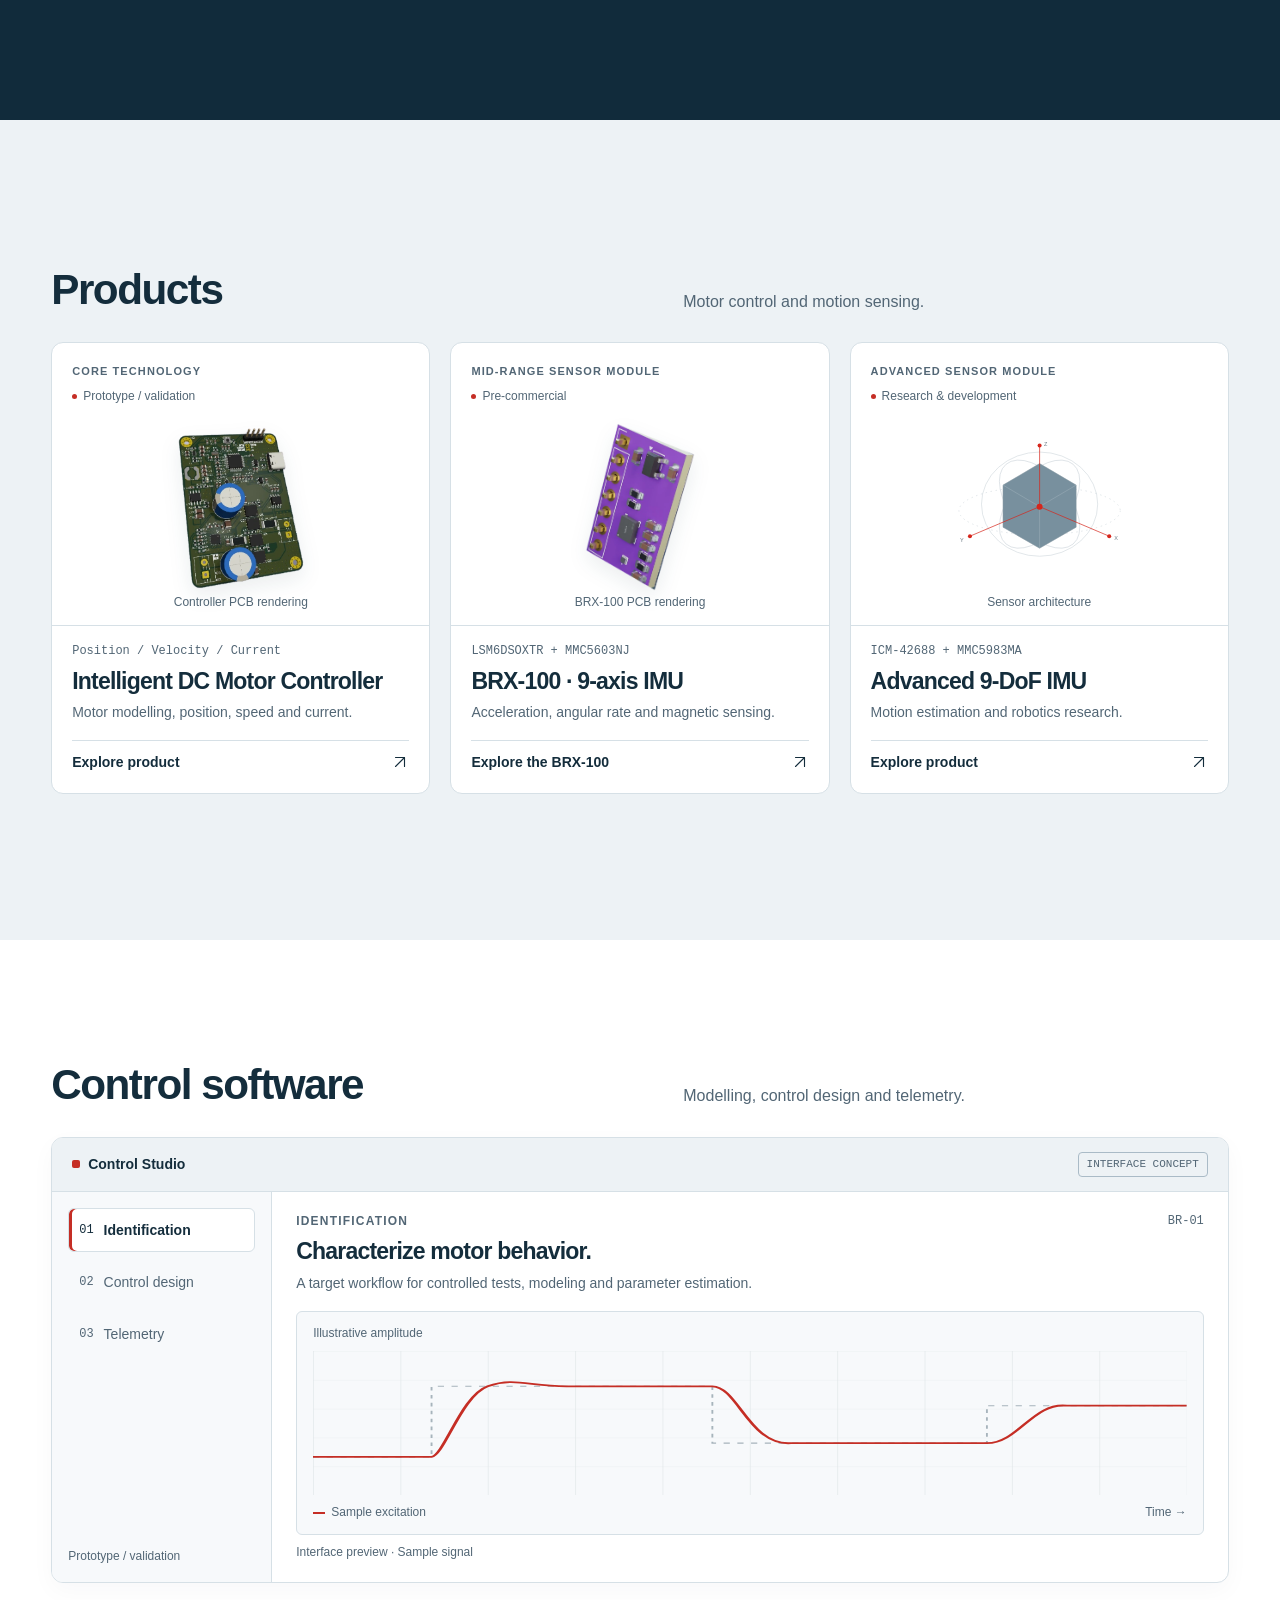
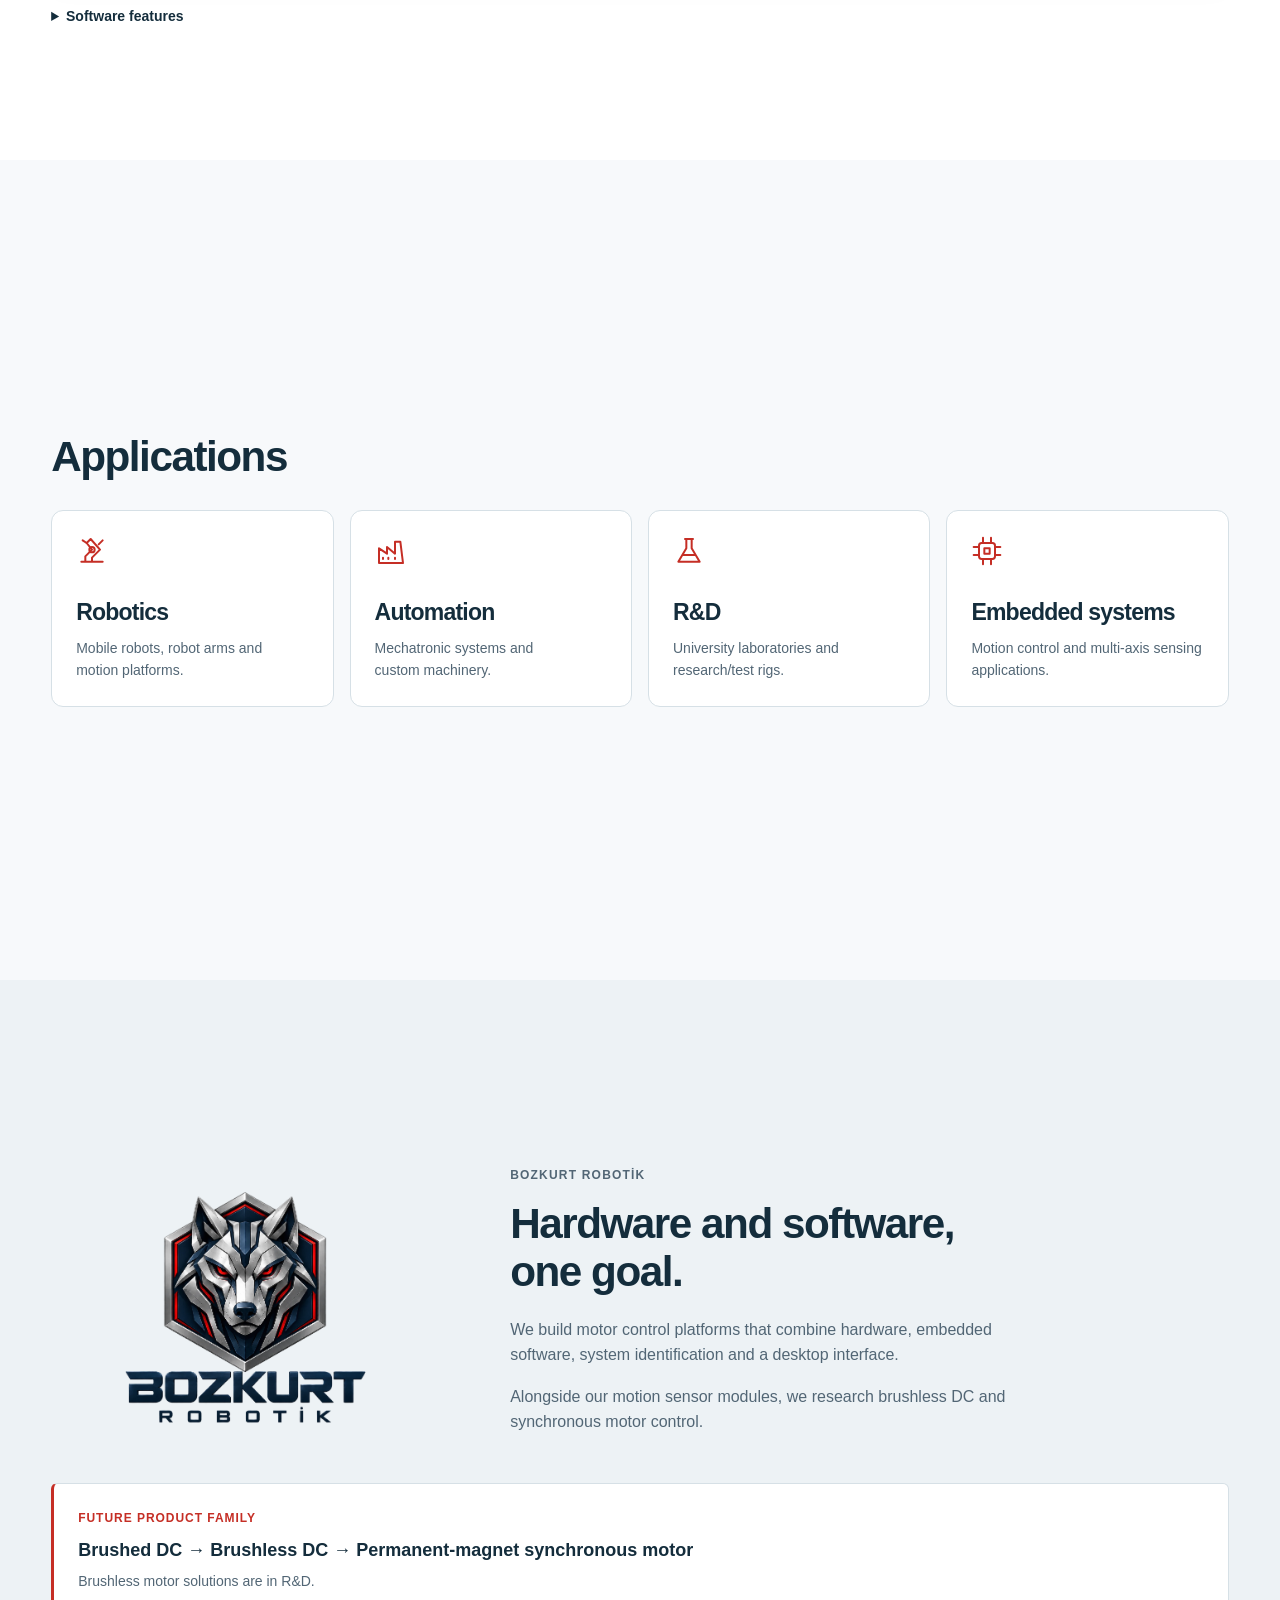
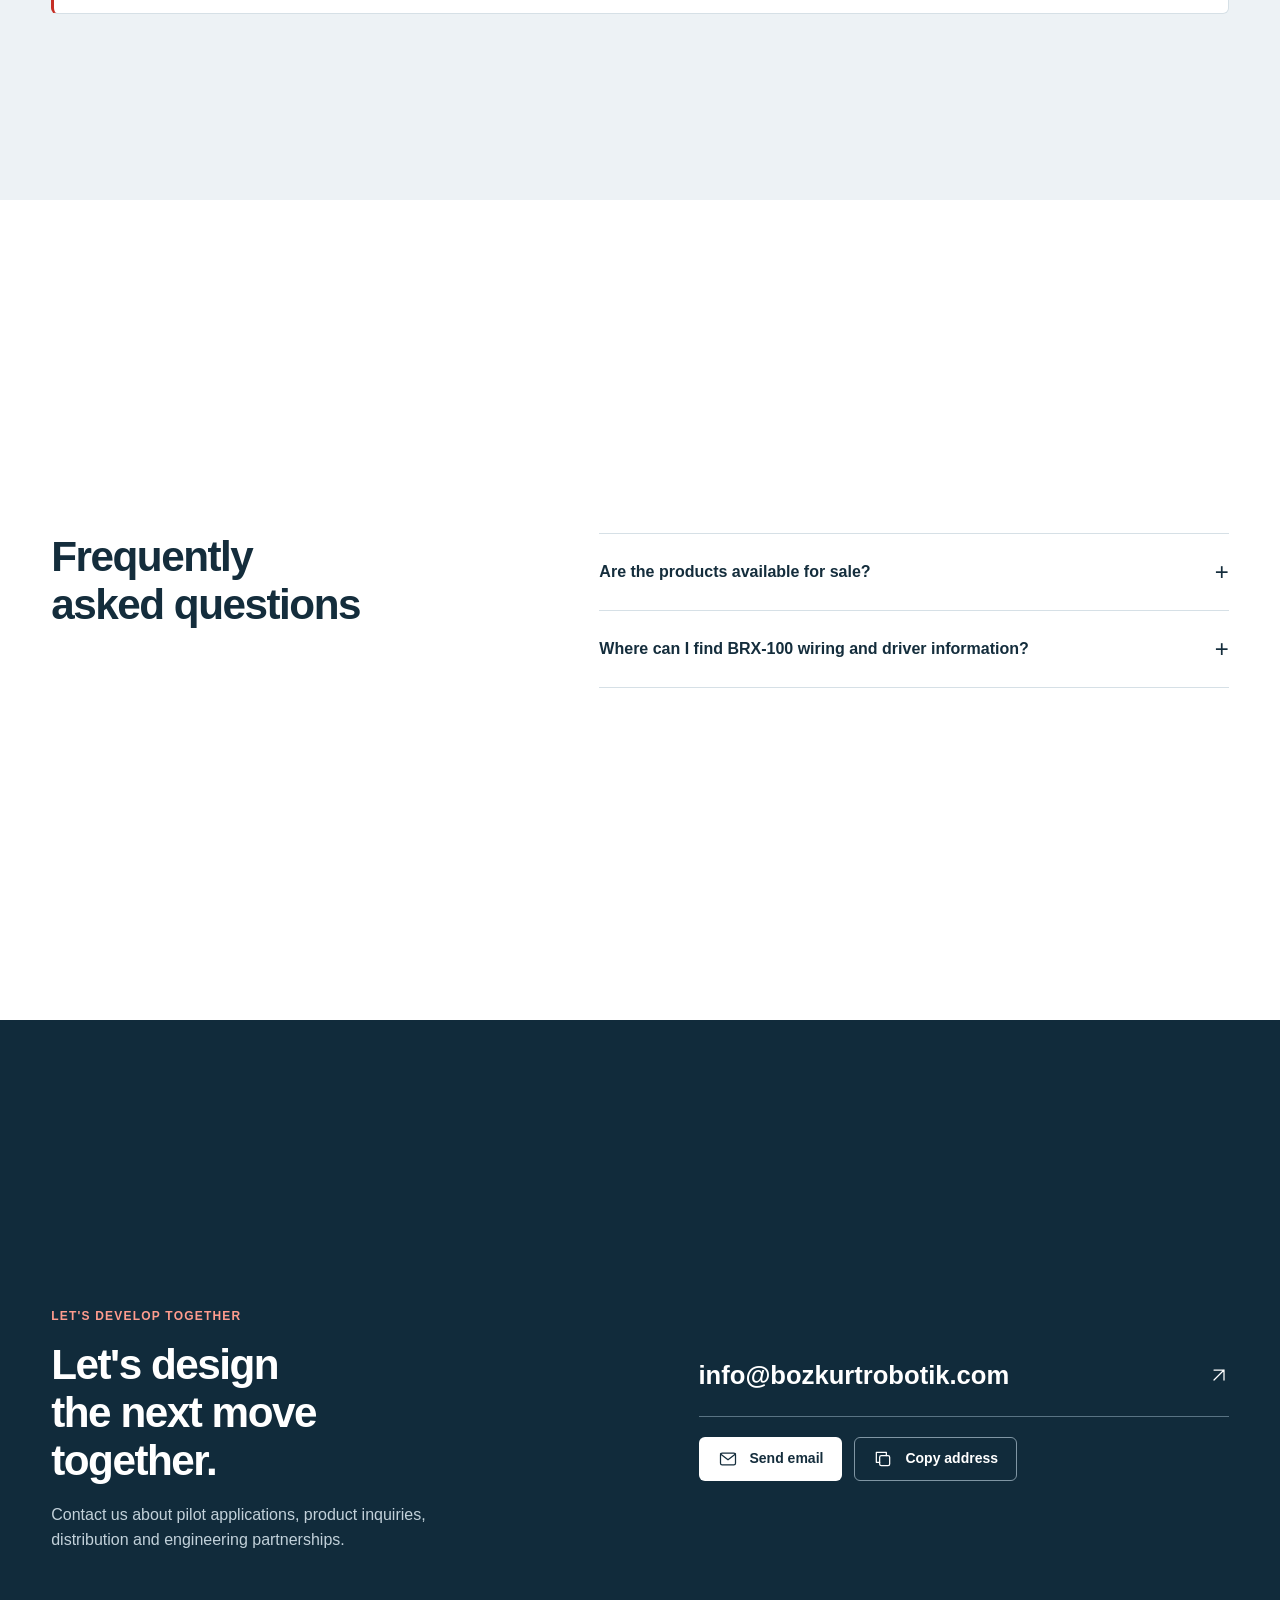
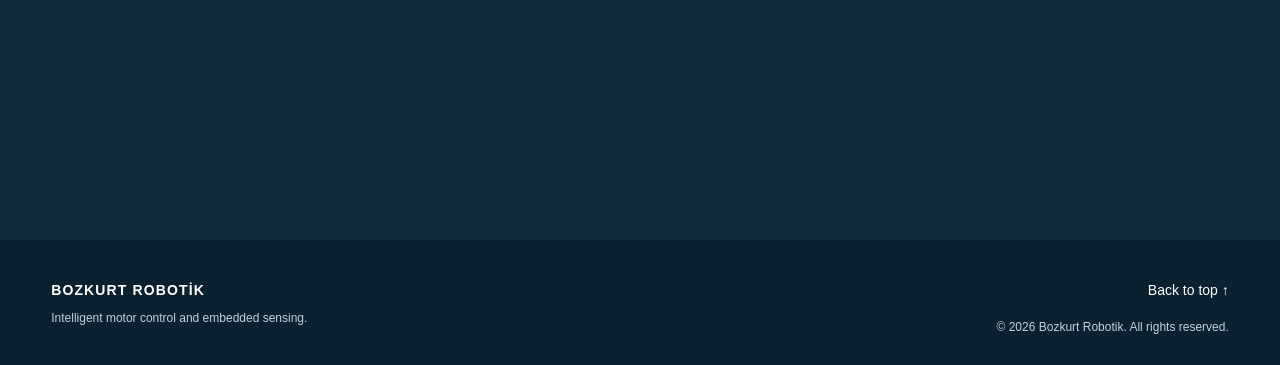
<file: en/index.html>
<!doctype html>
<html lang="en" class="home-page">
  <head>
    <meta charset="utf-8" />
    <meta name="viewport" content="width=device-width,initial-scale=1" />
    <title>
      Bozkurt Robotik | Intelligent Motor Control and Sensor Systems
    </title>
    <meta
      name="description"
      content="Motor characterization, embedded control software and 9-DoF sensor modules. Discover Bozkurt Robotik's motor control platform."
    />
    <meta name="site-version" content="4.0.0" />
    <meta name="theme-color" content="#f7f9fb" />
    <link rel="canonical" href="https://bozkurtrobotik.com/en/" />
    <link rel="alternate" hreflang="tr" href="https://bozkurtrobotik.com/" />
    <link rel="alternate" hreflang="en" href="https://bozkurtrobotik.com/en/" />
    <link
      rel="alternate"
      hreflang="x-default"
      href="https://bozkurtrobotik.com/"
    />
    <meta property="og:type" content="website" />
    <meta property="og:site_name" content="Bozkurt Robotik" />
    <meta property="og:locale" content="en_US" />
    <meta
      property="og:title"
      content="Bozkurt Robotik | Intelligent Motor Control and Sensor Systems"
    />
    <meta
      property="og:description"
      content="Motor characterization, embedded control software and 9-DoF sensor modules. Discover Bozkurt Robotik's motor control platform."
    />
    <meta property="og:url" content="https://bozkurtrobotik.com/en/" />
    <meta
      property="og:image"
      content="https://bozkurtrobotik.com/assets/bozkurt-robotik-logo.png"
    />
    <link rel="icon" href="../assets/favicon.png" type="image/png" />
    <link rel="stylesheet" href="../design-tokens.css?v=4.0" />
    <link rel="stylesheet" href="../styles.css?v=4.0" />
    <link rel="stylesheet" href="../home-layout.css?v=4.0" />
  </head>
  <body>
    <a class="skip-link" href="#main">İçeriğe geç</a>
    <header class="site-header">
      <div class="header-inner wrap">
        <a href="#top" class="brand"
          ><img
            src="../assets/bozkurt-amblem.webp"
            width="52"
            height="56"
            alt=""
          /><span>BOZKURT <strong>ROBOTİK</strong></span></a
        >
        <nav class="desktop-nav" aria-label="Main menu">
          <a href="#technology">Technology</a><a href="#products">Products</a
          ><a href="#software">Software</a><a href="#about">About</a>
        </nav>
        <div class="header-tools">
          <button
            class="motion-button"
            type="button"
            aria-label="Pause animations"
            title="Pause animations"
            aria-pressed="false"
          >
            <svg
              class="icon"
              viewBox="0 0 24 24"
              fill="none"
              stroke="currentColor"
              stroke-width="1.5"
              stroke-linecap="round"
              stroke-linejoin="round"
              aria-hidden="true"
            >
              <path d="M8 5v14M16 5v14" /></svg
            ><span class="sr-only">Pause animations</span>
          </button>
          <div class="language-switch" aria-label="Site language">
            <a
              href="../index.html"
              lang="tr"
              hreflang="tr"
              class="lang-link"
              aria-label="TR — Turkish"
              >TR</a
            ><span aria-hidden="true">/</span
            ><a
              href="index.html"
              lang="en"
              hreflang="en"
              class="lang-link selected"
              aria-current="page"
              aria-label="EN — English"
              >EN</a
            >
          </div>
          <a class="contact-nav" href="#contact"
            >Contact<svg
              class="icon"
              viewBox="0 0 24 24"
              fill="none"
              stroke="currentColor"
              stroke-width="1.5"
              stroke-linecap="round"
              stroke-linejoin="round"
              aria-hidden="true"
            >
              <path d="M6 18 18 6M6 6h12v12" /></svg
          ></a>
          <button
            class="menu-toggle"
            type="button"
            aria-label="Open menu"
            aria-controls="mobile-nav"
            aria-expanded="false"
          >
            <svg
              class="icon"
              viewBox="0 0 24 24"
              fill="none"
              stroke="currentColor"
              stroke-width="1.5"
              stroke-linecap="round"
              stroke-linejoin="round"
              aria-hidden="true"
            >
              <path d="M4 8h16M4 16h16" />
            </svg>
          </button>
        </div>
      </div>
      <nav
        id="mobile-nav"
        class="mobile-nav"
        aria-label="Mobile navigation"
        hidden
      >
        <a href="#technology">Technology</a><a href="#products">Products</a
        ><a href="#software">Software</a><a href="#about">About</a
        ><a href="#contact">Contact</a>
      </nav>
      <div class="reading-progress" aria-hidden="true"></div>
    </header>
    <main id="main">
      <section class="hero" id="top">
        <div class="wrap hero-grid">
          <div class="hero-copy">
            <p class="eyebrow hero-intro">
              <span class="red-line"></span>INTELLIGENT MOTOR CONTROL & SENSOR
              SYSTEMS
            </p>
            <h1>
              <span class="title-line">Understand motion.</span
              ><span class="title-line accent">Simplify control.</span>
            </h1>
            <p class="hero-description">
              Hardware and software for motor identification, embedded control
              and motion sensing.
            </p>
            <div class="hero-actions">
              <a href="#technology" class="button primary"
                >Explore platform<svg
                  class="icon"
                  viewBox="0 0 24 24"
                  fill="none"
                  stroke="currentColor"
                  stroke-width="1.5"
                  stroke-linecap="round"
                  stroke-linejoin="round"
                  aria-hidden="true"
                >
                  <path d="M5 12h14M13 6l6 6-6 6" /></svg></a
              ><a href="#products" class="button quiet"
                >View products<svg
                  class="icon"
                  viewBox="0 0 24 24"
                  fill="none"
                  stroke="currentColor"
                  stroke-width="1.5"
                  stroke-linecap="round"
                  stroke-linejoin="round"
                  aria-hidden="true"
                >
                  <path d="M6 18 18 6M6 6h12v12" /></svg
              ></a>
            </div>
            <p class="development-note">
              <span></span>The first motor controller prototype is complete.
              Development and validation are ongoing.
            </p>
          </div>
          <div class="hero-scene" data-scene>
            <div class="scene-top">
              <span class="micro">CONTROL BEHIND THE MOTION</span
              ><span class="scene-counter">BR / 01</span>
            </div>
            <div class="orbital-stage">
              <canvas id="motion-canvas" aria-hidden="true"></canvas>
              <div class="orbital-fallback" aria-hidden="true"></div>
              <div class="scene-emblem" aria-hidden="true">
                <img
                  src="../assets/bozkurt-amblem.webp"
                  width="94"
                  height="102"
                  alt=""
                />
              </div>
              <div class="orbit-label label-one"><i></i>01 / Sense</div>
              <div class="orbit-label label-two"><i></i>02 / Identify</div>
              <div class="orbit-label label-three"><i></i>03 / Control</div>
            </div>
            <div class="scene-console">
              <div>
                <span>Example setpoint</span
                ><strong id="mode-value">45°</strong>
              </div>
              <div
                class="mode-selector"
                role="group"
                aria-label="Visual control mode"
              >
                <button
                  type="button"
                  class="mode-button active"
                  data-mode="0"
                  aria-pressed="true"
                >
                  Position</button
                ><button
                  type="button"
                  class="mode-button"
                  data-mode="1"
                  aria-pressed="false"
                >
                  Velocity</button
                ><button
                  type="button"
                  class="mode-button"
                  data-mode="2"
                  aria-pressed="false"
                >
                  Current
                </button>
              </div>
            </div>
            <p class="concept-caption">
              Interactive working-principle illustration
            </p>
          </div>
        </div>
        <div class="wrap capability-strip">
          <div><span>01</span>Motor control electronics</div>
          <div><span>02</span>Embedded control software</div>
          <div><span>03</span>Motion sensing</div>
        </div>
      </section>
      <section
        class="technology section"
        id="technology"
        aria-labelledby="technology-title"
      >
        <div class="wrap">
          <div class="section-heading">
            <h2 id="technology-title">Motor control platform</h2>
            <p>
              Motor characterization, controller design and telemetry in one
              workflow.
            </p>
          </div>
          <ol class="workflow" role="list">
            <li class="workflow-step">
              <span class="workflow-number" aria-hidden="true">01</span>
              <h3>Motor connection</h3>
              <p>
                Connect an encoder-equipped DC motor. Select position, speed or
                current control.
              </p>
            </li>
            <li class="workflow-step">
              <span class="workflow-number" aria-hidden="true">02</span>
              <h3>Motor model</h3>
              <p>Measure how the motor and load respond to test sequences.</p>
            </li>
            <li class="workflow-step">
              <span class="workflow-number" aria-hidden="true">03</span>
              <h3>Controller design</h3>
              <p>
                Use the motor model to select the control structure and tune its
                gains.
              </p>
            </li>
            <li class="workflow-step">
              <span class="workflow-number" aria-hidden="true">04</span>
              <h3>Validation</h3>
              <p>Compare the reference and measured response in telemetry.</p>
            </li>
          </ol>
        </div>
      </section>
      <section
        class="portfolio section"
        id="products"
        aria-labelledby="products-title"
      >
        <div class="wrap">
          <div class="section-heading">
            <h2 id="products-title">Products</h2>
            <p>Motor control and motion sensing.</p>
          </div>
          <div class="product-grid">
            <article
              class="product-card product-0"
              id="motor-control"
              data-reveal
            >
              <a
                class="product-card-link"
                href="#contact"
                data-product="0"
                aria-haspopup="dialog"
              >
                <div class="product-top">
                  <span class="eyebrow">CORE TECHNOLOGY</span
                  ><span class="status-chip"
                    ><i></i>Prototype / validation</span
                  >
                </div>
                <div class="product-art product-art-render">
                  <div
                    class="motor-product-visual"
                    role="img"
                    aria-label="3D design render of the Bozkurt Robotik intelligent DC motor controller PCB"
                  >
                    <span class="motor-product-glow" aria-hidden="true"></span>
                    <span
                      class="motor-product-orbit motor-orbit-back"
                      aria-hidden="true"
                    ></span>
                    <span
                      class="motor-product-orbit motor-orbit-front"
                      aria-hidden="true"
                    ></span>
                    <span
                      class="motor-product-shadow"
                      aria-hidden="true"
                    ></span>
                    <span class="motor-product-tilt" aria-hidden="true"
                      ><span class="motor-product-float"
                        ><picture>
                          <source
                            srcset="../assets/motor-controller-render-v36.webp"
                            type="image/webp"
                          />
                          <img
                            class="motor-board"
                            src="../assets/motor-controller-render-v36.png"
                            alt=""
                            width="403"
                            height="503"
                            fetchpriority="low"
                            decoding="async"
                          /> </picture></span
                    ></span>
                    <span
                      class="motor-product-beacon motor-beacon-left"
                      aria-hidden="true"
                    ></span>
                    <span
                      class="motor-product-beacon motor-beacon-right"
                      aria-hidden="true"
                    ></span>
                    <span class="motor-product-scan" aria-hidden="true"></span>
                  </div>
                  <span class="art-caption">Controller PCB rendering</span>
                </div>
                <div class="product-copy">
                  <span class="technical-code"
                    >Position / Velocity / Current</span
                  >
                  <h3 id="product-0-title">Intelligent DC Motor Controller</h3>
                  <p>Motor modelling, position, speed and current.</p>
                  <span class="text-link"
                    >Explore product<svg
                      class="icon"
                      viewBox="0 0 24 24"
                      fill="none"
                      stroke="currentColor"
                      stroke-width="1.5"
                      stroke-linecap="round"
                      stroke-linejoin="round"
                      aria-hidden="true"
                    >
                      <path d="M6 18 18 6M6 6h12v12" /></svg
                  ></span></div
              ></a>
            </article>
            <article class="product-card product-1" id="sensors" data-reveal>
              <a class="product-card-link" href="brx-100.html">
                <div class="product-top">
                  <span class="eyebrow">MID-RANGE SENSOR MODULE</span
                  ><span class="status-chip"><i></i>Pre-commercial</span>
                </div>
                <div class="product-art product-art-render">
                  <div
                    class="imu-visual"
                    role="img"
                    aria-label="BRX-100 PCB rendering"
                  >
                    <span class="imu-glow" aria-hidden="true"></span>
                    <span
                      class="imu-orbit imu-orbit-1"
                      aria-hidden="true"
                    ></span>
                    <span
                      class="imu-orbit imu-orbit-2"
                      aria-hidden="true"
                    ></span>
                    <span class="imu-shadow" aria-hidden="true"></span>
                    <span class="imu-tilt"
                      ><span class="imu-float"
                        ><picture>
                          <source
                            srcset="../assets/imu-standard-render-v36.webp"
                            type="image/webp"
                          />
                          <img
                            class="imu-board"
                            src="../assets/imu-standard-render-v36.png"
                            alt=""
                            width="510"
                            height="775"
                            fetchpriority="low"
                            decoding="async"
                          /> </picture></span
                    ></span>
                    <span
                      class="imu-spark imu-spark-1"
                      aria-hidden="true"
                    ></span>
                    <span
                      class="imu-spark imu-spark-2"
                      aria-hidden="true"
                    ></span>
                  </div>
                  <span class="art-caption">BRX-100 PCB rendering</span>
                </div>
                <div class="product-copy">
                  <span class="technical-code">LSM6DSOXTR + MMC5603NJ</span>
                  <h3 id="brx-100-title">BRX-100 · 9-axis IMU</h3>
                  <p>Acceleration, angular rate and magnetic sensing.</p>
                  <span class="text-link"
                    >Explore the BRX-100<svg
                      class="icon"
                      viewBox="0 0 24 24"
                      fill="none"
                      stroke="currentColor"
                      stroke-width="1.5"
                      stroke-linecap="round"
                      stroke-linejoin="round"
                      aria-hidden="true"
                    >
                      <path d="M6 18 18 6M6 6h12v12" /></svg
                  ></span></div
              ></a>
            </article>
            <article
              class="product-card product-2"
              id="advanced-imu"
              data-reveal
            >
              <a
                class="product-card-link"
                href="#contact"
                data-product="2"
                aria-haspopup="dialog"
              >
                <div class="product-top">
                  <span class="eyebrow">ADVANCED SENSOR MODULE</span
                  ><span class="status-chip"
                    ><i></i>Research & development</span
                  >
                </div>
                <div class="product-art">
                  <svg
                    class="sensor-art art-2"
                    viewBox="0 0 480 300"
                    fill="none"
                    aria-hidden="true"
                  >
                    <defs>
                      <linearGradient
                        id="sensor-2"
                        x1="140"
                        y1="60"
                        x2="300"
                        y2="240"
                      >
                        <stop stop-color="#78909e" />
                        <stop offset="1" stop-color="#142f41" />
                      </linearGradient>
                    </defs>
                    <ellipse
                      cx="240"
                      cy="161"
                      rx="161"
                      ry="48"
                      stroke="#c4ced4"
                      stroke-dasharray="3 7"
                    />
                    <g class="sensor-spin">
                      <ellipse
                        cx="240"
                        cy="148"
                        rx="116"
                        ry="104"
                        stroke="#c4ced4"
                      />
                      <ellipse
                        cx="240"
                        cy="148"
                        rx="58"
                        ry="104"
                        stroke="#c4ced4"
                        transform="rotate(40 240 148)"
                      />
                      <ellipse
                        cx="240"
                        cy="148"
                        rx="58"
                        ry="104"
                        stroke="#c4ced4"
                        transform="rotate(-40 240 148)"
                      />
                    </g>
                    <path
                      d="m240 67 73 43v84l-73 42-73-42v-84Z"
                      fill="url(#sensor-2)"
                      stroke="#8496a1"
                    />
                    <path
                      d="m167 110 73 43 73-43M240 153v83"
                      stroke="#b0bec6"
                      opacity=".7"
                    />
                    <path
                      d="M240 153V31M240 153l139 59M240 153l-139 59"
                      stroke="#d6261c"
                      stroke-width="1.4"
                    />
                    <circle cx="240" cy="153" r="6" fill="#d6261c" />
                    <circle cx="240" cy="31" r="4" fill="#d6261c" />
                    <circle cx="379" cy="212" r="4" fill="#d6261c" />
                    <circle cx="101" cy="212" r="4" fill="#d6261c" />
                    <g fill="#6b7a84" font-size="11" font-family="sans-serif">
                      <text x="249" y="32">Z</text>
                      <text x="389" y="220">X</text>
                      <text x="81" y="223">Y</text>
                    </g></svg
                  ><span class="art-caption">Sensor architecture</span>
                </div>
                <div class="product-copy">
                  <span class="technical-code">ICM-42688 + MMC5983MA</span>
                  <h3 id="product-2-title">Advanced 9-DoF IMU</h3>
                  <p>Motion estimation and robotics research.</p>
                  <span class="text-link"
                    >Explore product<svg
                      class="icon"
                      viewBox="0 0 24 24"
                      fill="none"
                      stroke="currentColor"
                      stroke-width="1.5"
                      stroke-linecap="round"
                      stroke-linejoin="round"
                      aria-hidden="true"
                    >
                      <path d="M6 18 18 6M6 6h12v12" /></svg
                  ></span></div
              ></a>
            </article>
          </div>
        </div>
      </section>
      <section
        class="software section"
        id="software"
        aria-labelledby="software-title"
      >
        <div class="wrap">
          <div class="section-heading">
            <h2 id="software-title">Control software</h2>
            <p>Modelling, control design and telemetry.</p>
          </div>
          <div class="studio" data-reveal>
            <div class="studio-top">
              <div class="studio-brand">
                <span class="small-square"></span>Control Studio
              </div>
              <span class="concept-badge">INTERFACE CONCEPT</span>
            </div>
            <div class="studio-grid">
              <div
                class="studio-tabs"
                role="tablist"
                aria-label="Software view"
              >
                <button
                  role="tab"
                  id="tab-0"
                  aria-controls="studio-panel"
                  aria-selected="true"
                  tabindex="0"
                  data-tab="0"
                >
                  <span>01</span>Identification</button
                ><button
                  role="tab"
                  id="tab-1"
                  aria-controls="studio-panel"
                  aria-selected="false"
                  tabindex="-1"
                  data-tab="1"
                >
                  <span>02</span>Control design</button
                ><button
                  role="tab"
                  id="tab-2"
                  aria-controls="studio-panel"
                  aria-selected="false"
                  tabindex="-1"
                  data-tab="2"
                >
                  <span>03</span>Telemetry
                </button>
                <div class="studio-status"><i></i>Prototype / validation</div>
              </div>
              <div
                class="studio-panel"
                id="studio-panel"
                role="tabpanel"
                aria-labelledby="tab-0"
                tabindex="0"
              >
                <div class="studio-copy">
                  <div>
                    <p class="eyebrow" id="studio-label">Identification</p>
                    <h3 id="studio-title">Characterize motor behavior.</h3>
                  </div>
                  <span class="studio-key">BR-01</span>
                </div>
                <p id="studio-note">
                  A target workflow for controlled tests, modeling and parameter
                  estimation.
                </p>
                <div class="chart-wrap">
                  <div class="chart-y">Illustrative amplitude</div>
                  <svg
                    class="telemetry-chart"
                    viewBox="0 0 700 200"
                    preserveAspectRatio="none"
                    role="img"
                    aria-label="Interface preview with a sample signal"
                  >
                    <defs>
                      <pattern
                        id="chart-grid"
                        width="70"
                        height="40"
                        patternUnits="userSpaceOnUse"
                      >
                        <path
                          d="M70 0H0V40"
                          fill="none"
                          stroke="#dfe5e7"
                          stroke-width="1"
                        />
                      </pattern>
                    </defs>
                    <rect width="700" height="200" fill="url(#chart-grid)" />
                    <path
                      id="chart-reference"
                      d="M0 147H95V49H320V128H540V76H700"
                      stroke="#a7b4bc"
                      stroke-width="1.5"
                      stroke-dasharray="5 6"
                      fill="none"
                    />
                    <path
                      id="chart-signal"
                      d="M0 147H95C105 145 119 62 140 49S173 49 203 49H320C340 49 350 132 383 128H540C565 128 577 71 604 76H700"
                      fill="none"
                      stroke="#d62c20"
                      stroke-width="2.5"
                      stroke-linejoin="round"
                    />
                    <line
                      class="chart-scanner"
                      x1="350"
                      y1="0"
                      x2="350"
                      y2="200"
                      stroke="#d62c20"
                      opacity=".16"
                    />
                  </svg>
                  <div class="chart-bottom">
                    <span><i></i><b id="chart-label">Sample excitation</b></span
                    ><span>Time →</span>
                  </div>
                </div>
                <p class="chart-disclaimer">
                  Interface preview · Sample signal
                </p>
              </div>
            </div>
          </div>
          <details class="software-details">
            <summary>Software features</summary>
            <div class="software-features">
              <span
                ><svg
                  class="icon"
                  viewBox="0 0 24 24"
                  fill="none"
                  stroke="currentColor"
                  stroke-width="1.5"
                  stroke-linecap="round"
                  stroke-linejoin="round"
                  aria-hidden="true"
                >
                  <rect x="6" y="6" width="12" height="12" rx="2" />
                  <path
                    d="M9 2v4M15 2v4M9 18v4M15 18v4M2 9h4M2 15h4M18 9h4M18 15h4M10 10h4v4h-4Z"
                  /></svg
                >Automated test sequences</span
              ><span
                ><svg
                  class="icon"
                  viewBox="0 0 24 24"
                  fill="none"
                  stroke="currentColor"
                  stroke-width="1.5"
                  stroke-linecap="round"
                  stroke-linejoin="round"
                  aria-hidden="true"
                >
                  <rect x="6" y="6" width="12" height="12" rx="2" />
                  <path
                    d="M9 2v4M15 2v4M9 18v4M15 18v4M2 9h4M2 15h4M18 9h4M18 15h4M10 10h4v4h-4Z"
                  /></svg
                >Motor profile management</span
              ><span
                ><svg
                  class="icon"
                  viewBox="0 0 24 24"
                  fill="none"
                  stroke="currentColor"
                  stroke-width="1.5"
                  stroke-linecap="round"
                  stroke-linejoin="round"
                  aria-hidden="true"
                >
                  <rect x="6" y="6" width="12" height="12" rx="2" />
                  <path
                    d="M9 2v4M15 2v4M9 18v4M15 18v4M2 9h4M2 15h4M18 9h4M18 15h4M10 10h4v4h-4Z"
                  /></svg
                >Parameter estimation</span
              ><span
                ><svg
                  class="icon"
                  viewBox="0 0 24 24"
                  fill="none"
                  stroke="currentColor"
                  stroke-width="1.5"
                  stroke-linecap="round"
                  stroke-linejoin="round"
                  aria-hidden="true"
                >
                  <rect x="6" y="6" width="12" height="12" rx="2" />
                  <path
                    d="M9 2v4M15 2v4M9 18v4M15 18v4M2 9h4M2 15h4M18 9h4M18 15h4M10 10h4v4h-4Z"
                  /></svg
                >Logging and fault monitoring</span
              >
            </div>
            <div class="algorithms">
              <div>
                <span>Control modes</span>
                <p>Position · Velocity · Current</p>
              </div>
              <div>
                <span>Control methods</span>
                <p>PI / PD / PID · LQR / LQI · MRAC</p>
              </div>
              <div>
                <span>Estimation methods</span>
                <p>Disturbance observer · Extended state observer</p>
              </div>
            </div>
            <p class="subtle-note">
              These architectures are under development and validation.
            </p>
          </details>
        </div>
      </section>
      <section class="applications section" id="applications">
        <div class="wrap">
          <div class="section-heading">
            <h2 id="applications-title">Applications</h2>
          </div>
          <div class="applications-grid">
            <article class="application-card" data-reveal>
              <svg
                class="icon"
                viewBox="0 0 24 24"
                fill="none"
                stroke="currentColor"
                stroke-width="1.5"
                stroke-linecap="round"
                stroke-linejoin="round"
                aria-hidden="true"
              >
                <path d="M4 20h16M7 20v-4l5-5-4-5 3-3 7 8-6 6v3" />
                <circle cx="12" cy="11" r="2" />
                <path d="m8 6-3-2M17 7l3-3" /></svg
              ><span class="app-number">01</span>
              <h3>Robotics</h3>
              <p>Mobile robots, robot arms and motion platforms.</p>
            </article>
            <article class="application-card" data-reveal>
              <svg
                class="icon"
                viewBox="0 0 24 24"
                fill="none"
                stroke="currentColor"
                stroke-width="1.5"
                stroke-linecap="round"
                stroke-linejoin="round"
                aria-hidden="true"
              >
                <path
                  d="M3 21V10l6 4V9l6 5V5h4l2 16ZM6 17v1M10 17v1M15 17v1"
                /></svg
              ><span class="app-number">02</span>
              <h3>Automation</h3>
              <p>Mechatronic systems and custom machinery.</p>
            </article>
            <article class="application-card" data-reveal>
              <svg
                class="icon"
                viewBox="0 0 24 24"
                fill="none"
                stroke="currentColor"
                stroke-width="1.5"
                stroke-linecap="round"
                stroke-linejoin="round"
                aria-hidden="true"
              >
                <path d="M9 3h6M10 3v7L4 20h16l-6-10V3M7 15h10" /></svg
              ><span class="app-number">03</span>
              <h3>R&D</h3>
              <p>University laboratories and research/test rigs.</p>
            </article>
            <article class="application-card" data-reveal>
              <svg
                class="icon"
                viewBox="0 0 24 24"
                fill="none"
                stroke="currentColor"
                stroke-width="1.5"
                stroke-linecap="round"
                stroke-linejoin="round"
                aria-hidden="true"
              >
                <rect x="6" y="6" width="12" height="12" rx="2" />
                <path
                  d="M9 2v4M15 2v4M9 18v4M15 18v4M2 9h4M2 15h4M18 9h4M18 15h4M10 10h4v4h-4Z"
                /></svg
              ><span class="app-number">04</span>
              <h3>Embedded systems</h3>
              <p>Motion control and multi-axis sensing applications.</p>
            </article>
          </div>
        </div>
      </section>
      <section class="about section" id="about">
        <div class="wrap">
          <div class="about-grid">
            <div class="about-brand" data-reveal>
              <div class="brand-orbit"></div>
              <img
                src="../assets/bozkurt-robotik-logo.webp"
                width="320"
                height="310"
                alt="Bozkurt Robotik"
                loading="lazy"
              />
            </div>
            <div class="about-copy" data-reveal>
              <p class="eyebrow">BOZKURT ROBOTİK</p>
              <h2>Hardware and software,<br />one goal.</h2>
              <p>
                We build motor control platforms that combine hardware, embedded
                software, system identification and a desktop interface.
              </p>
              <p>
                Alongside our motion sensor modules, we research brushless DC
                and synchronous motor control.
              </p>
            </div>
          </div>
          <div class="future-family" data-reveal>
            <span>Future product family</span
            ><strong
              >Brushed DC → Brushless DC → Permanent-magnet synchronous
              motor</strong
            >
            <p>Brushless motor solutions are in R&D.</p>
          </div>
        </div>
      </section>
      <section class="faq section" id="faq">
        <div class="wrap faq-grid">
          <h2 data-reveal>Frequently asked questions</h2>
          <div class="faq-list" data-reveal>
            <details>
              <summary>
                Are the products available for sale?<span aria-hidden="true"
                  >+</span
                >
              </summary>
              <p>
                The first DC motor controller prototype is complete; revisions
                and validation continue. The BRX-100 is being prepared for
                commercialization, while the advanced IMU remains in R&D.
                Contact us for current availability.
              </p>
            </details>
            <details>
              <summary>
                Where can I find BRX-100 wiring and driver information?<span
                  aria-hidden="true"
                  >+</span
                >
              </summary>
              <p>
                The
                <a href="brx-100.html#imu-resources">BRX-100 product page</a>
                includes the pinout, supply requirements, datasheet and software
                packages.
              </p>
            </details>
          </div>
        </div>
      </section>
      <section class="contact section" id="contact">
        <div class="wrap contact-grid">
          <div data-reveal>
            <p class="eyebrow">LET'S DEVELOP TOGETHER</p>
            <h2>Let's design the next move<br />together.</h2>
            <p>
              Contact us about pilot applications, product inquiries,
              distribution and engineering partnerships.
            </p>
          </div>
          <div class="contact-actions" data-reveal>
            <a
              class="email-address"
              href="mailto:info@bozkurtrobotik.com?subject=Bozkurt%20Robotik%20%E2%80%94%20Product%20and%20partnership%20inquiry"
              >info@bozkurtrobotik.com<svg
                class="icon"
                viewBox="0 0 24 24"
                fill="none"
                stroke="currentColor"
                stroke-width="1.5"
                stroke-linecap="round"
                stroke-linejoin="round"
                aria-hidden="true"
              >
                <path d="M6 18 18 6M6 6h12v12" /></svg
            ></a>
            <div class="contact-buttons">
              <a
                class="button light"
                href="mailto:info@bozkurtrobotik.com?subject=Bozkurt%20Robotik%20%E2%80%94%20Product%20and%20partnership%20inquiry"
                ><svg
                  class="icon"
                  viewBox="0 0 24 24"
                  fill="none"
                  stroke="currentColor"
                  stroke-width="1.5"
                  stroke-linecap="round"
                  stroke-linejoin="round"
                  aria-hidden="true"
                >
                  <rect x="3" y="5" width="18" height="14" rx="2" />
                  <path d="m3 6 9 7 9-7" /></svg
                >Send email</a
              ><button type="button" class="button copy-button" data-copy>
                <svg
                  class="icon"
                  viewBox="0 0 24 24"
                  fill="none"
                  stroke="currentColor"
                  stroke-width="1.5"
                  stroke-linecap="round"
                  stroke-linejoin="round"
                  aria-hidden="true"
                >
                  <rect x="8" y="8" width="12" height="12" rx="2" />
                  <path d="M16 8V4H4v12h4" /></svg
                ><span>Copy address</span>
              </button>
            </div>
            <p class="copy-feedback" role="status" aria-live="polite"></p>
          </div>
        </div>
      </section>
    </main>
    <footer>
      <div class="wrap footer-inner">
        <div>
          <strong>BOZKURT ROBOTİK</strong>
          <p>Intelligent motor control and embedded sensing.</p>
        </div>
        <div class="footer-right">
          <a href="#top">Back to top ↑</a>
          <p>
            © <span data-year>2026</span> Bozkurt Robotik. All rights reserved.
          </p>
        </div>
      </div>
    </footer>
    <dialog class="product-dialog" aria-labelledby="dialog-title">
      <div class="dialog-inner">
        <button type="button" class="dialog-close" aria-label="Close">
          <svg
            class="icon"
            viewBox="0 0 24 24"
            fill="none"
            stroke="currentColor"
            stroke-width="1.5"
            stroke-linecap="round"
            stroke-linejoin="round"
            aria-hidden="true"
          >
            <path d="m6 6 12 12M18 6 6 18" />
          </svg>
        </button>
        <p class="eyebrow" id="dialog-label"></p>
        <h2 id="dialog-title"></h2>
        <p class="dialog-status"></p>
        <p class="dialog-description"></p>
        <div class="dialog-spec"></div>
        <p class="dialog-caveat"></p>
        <a
          class="button primary dialog-inquiry"
          href="mailto:info@bozkurtrobotik.com"
          >Ask about this product<svg
            class="icon"
            viewBox="0 0 24 24"
            fill="none"
            stroke="currentColor"
            stroke-width="1.5"
            stroke-linecap="round"
            stroke-linejoin="round"
            aria-hidden="true"
          >
            <path d="M6 18 18 6M6 6h12v12" /></svg
        ></a>
      </div>
    </dialog>
    <script src="../script.js?v=4.0" defer></script>
  </body>
</html>
</file>
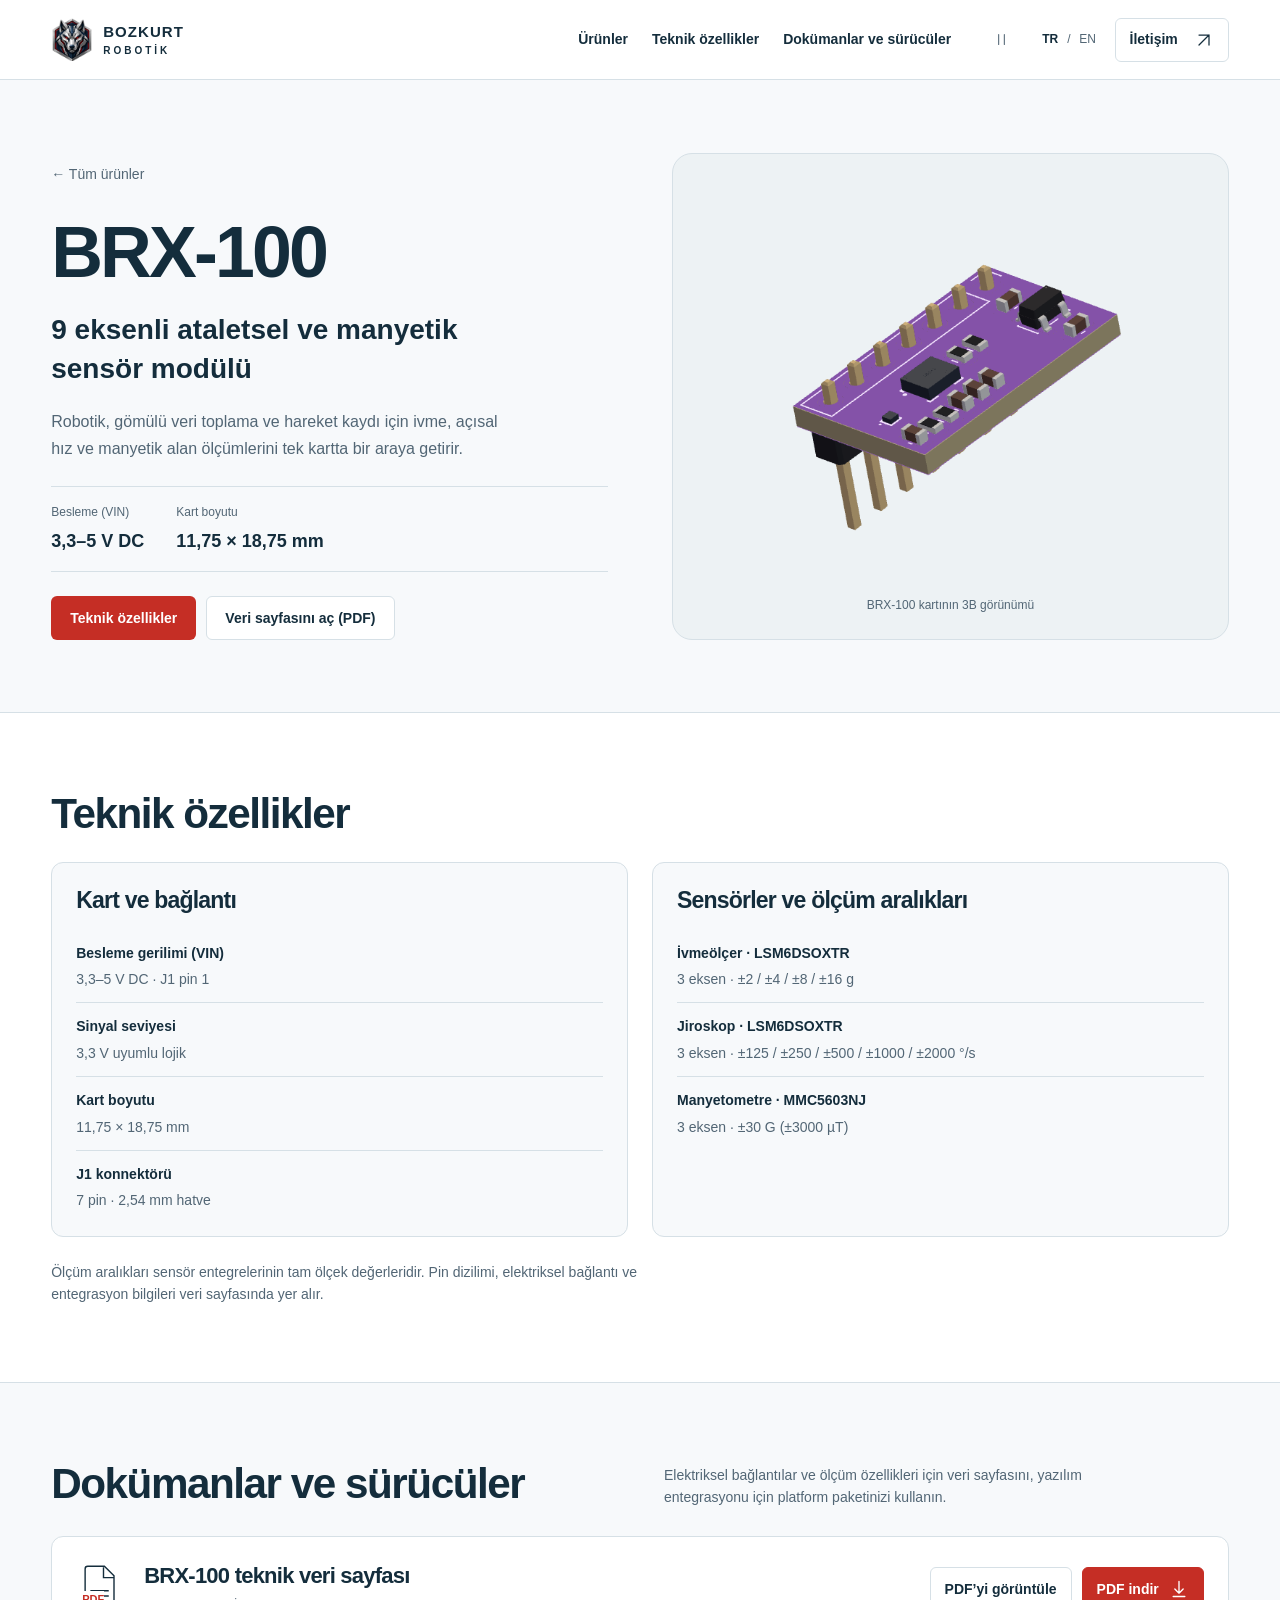
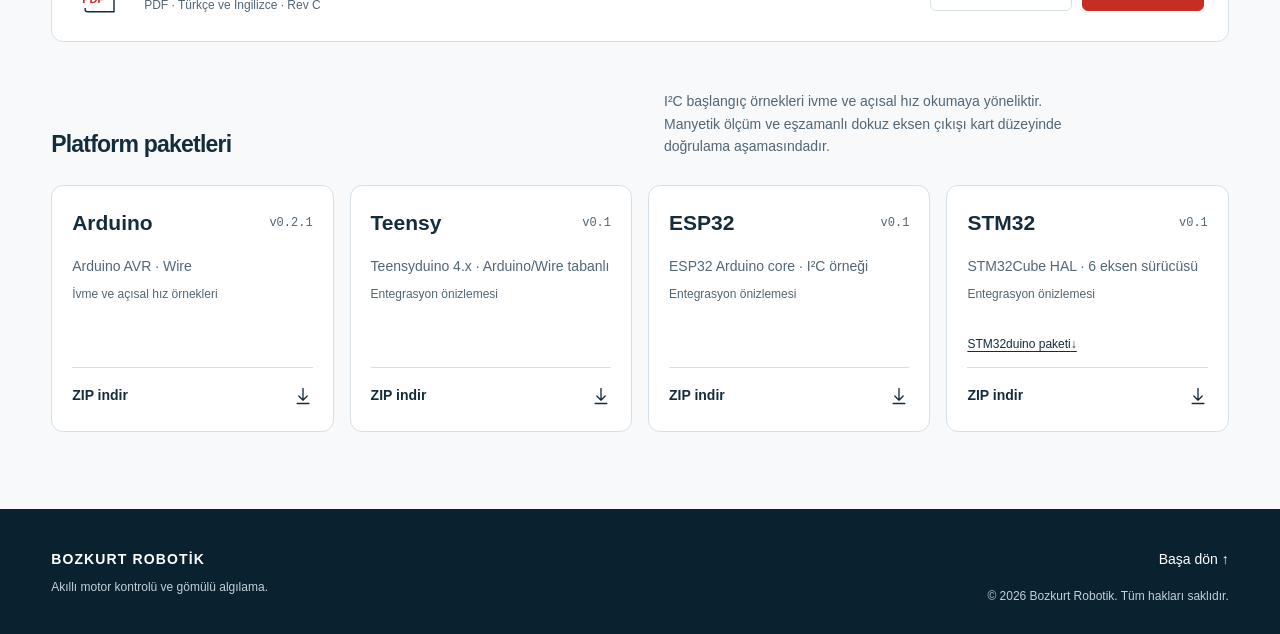
<file: brx-100.html>
<!doctype html>
<html lang="tr">
  <head>
    <meta charset="utf-8" />
    <meta name="viewport" content="width=device-width,initial-scale=1" />
    <title>BRX-100 9 eksenli IMU | Bozkurt Robotik</title>
    <meta
      name="description"
      content="9 eksenli ataletsel ve manyetik sensör modülü. Robotik, gömülü veri toplama ve hareket kaydı için ivme, açısal hız ve manyetik alan ölçümlerini tek kartta bir araya getirir."
    />
    <meta name="theme-color" content="#f7f9fb" />
    <link rel="canonical" href="https://bozkurtrobotik.com/brx-100" />
    <link
      rel="alternate"
      hreflang="tr"
      href="https://bozkurtrobotik.com/brx-100"
    />
    <link
      rel="alternate"
      hreflang="en"
      href="https://bozkurtrobotik.com/en/brx-100"
    />
    <link rel="icon" href="assets/favicon.png" type="image/png" />
    <link rel="stylesheet" href="design-tokens.css?v=4.0" />
    <link rel="stylesheet" href="styles.css?v=4.0" />
    <link rel="stylesheet" href="brx-100.css?v=4.0" />
  </head>
  <body>
    <a class="skip-link" href="#main">İçeriğe geç</a>
    <header class="site-header">
      <div class="header-inner wrap">
        <a href="index.html#top" class="brand"
          ><img
            src="assets/bozkurt-amblem.webp"
            width="52"
            height="56"
            alt=""
          /><span>BOZKURT <strong>ROBOTİK</strong></span></a
        >
        <nav class="desktop-nav" aria-label="Ana menü">
          <a href="index.html#products">Ürünler</a
          ><a href="#specifications">Teknik özellikler</a
          ><a href="#imu-resources">Dokümanlar ve sürücüler</a>
        </nav>
        <div class="header-tools">
          <button
            class="motion-button"
            type="button"
            aria-label="Animasyonları durdur"
            title="Animasyonları durdur"
            aria-pressed="false"
          >
            <svg
              class="icon"
              viewBox="0 0 24 24"
              fill="none"
              stroke="currentColor"
              stroke-width="1.5"
              stroke-linecap="round"
              stroke-linejoin="round"
              aria-hidden="true"
            >
              <path d="M8 5v14M16 5v14" /></svg
            ><span class="sr-only">Animasyonları durdur</span>
          </button>
          <div class="language-switch" aria-label="Site dili">
            <a
              href="brx-100.html"
              lang="tr"
              hreflang="tr"
              class="lang-link selected"
              aria-current="page"
              aria-label="TR — Türkçe"
              >TR</a
            ><span aria-hidden="true">/</span
            ><a
              href="en/brx-100.html"
              lang="en"
              hreflang="en"
              class="lang-link"
              aria-label="EN — English"
              >EN</a
            >
          </div>
          <a class="contact-nav" href="index.html#contact"
            >İletişim<svg
              class="icon"
              viewBox="0 0 24 24"
              fill="none"
              stroke="currentColor"
              stroke-width="1.5"
              stroke-linecap="round"
              stroke-linejoin="round"
              aria-hidden="true"
            >
              <path d="M6 18 18 6M6 6h12v12" /></svg
          ></a>
          <button
            class="menu-toggle"
            type="button"
            aria-label="Menüyü aç"
            aria-controls="mobile-nav"
            aria-expanded="false"
          >
            <svg
              class="icon"
              viewBox="0 0 24 24"
              fill="none"
              stroke="currentColor"
              stroke-width="1.5"
              stroke-linecap="round"
              stroke-linejoin="round"
              aria-hidden="true"
            >
              <path d="M4 8h16M4 16h16" />
            </svg>
          </button>
        </div>
      </div>
      <nav id="mobile-nav" class="mobile-nav" aria-label="Mobil menü" hidden>
        <a href="index.html#products">Ürünler</a
        ><a href="#specifications">Teknik özellikler</a
        ><a href="#imu-resources">Dokümanlar ve sürücüler</a
        ><a href="index.html#contact">İletişim</a>
      </nav>
      <div class="reading-progress" aria-hidden="true"></div>
    </header>
    <main id="main">
      <section class="brx-hero" id="top" aria-labelledby="product-title">
        <div class="wrap">
          <div class="brx-hero-copy">
            <div class="brx-hero-intro">
              <a class="brx-back" href="index.html#products">← Tüm ürünler</a>
              <h1 id="product-title">BRX-100</h1>
              <p class="brx-lead">
                9 eksenli ataletsel ve manyetik sensör modülü
              </p>
            </div>
            <div class="brx-hero-details">
              <p class="brx-description">
                Robotik, gömülü veri toplama ve hareket kaydı için ivme, açısal
                hız ve manyetik alan ölçümlerini tek kartta bir araya getirir.
              </p>
              <dl class="brx-summary">
                <div>
                  <dt>Besleme (VIN)</dt>
                  <dd>3,3–5 V DC</dd>
                </div>
                <div>
                  <dt>Kart boyutu</dt>
                  <dd>11,75 × 18,75 mm</dd>
                </div>
              </dl>
              <div class="brx-actions">
                <a class="button primary" href="#specifications"
                  >Teknik özellikler</a
                ><a class="button quiet" href="docs/BRX-100_Datasheet_RevC.pdf"
                  >Veri sayfasını aç (PDF)</a
                >
              </div>
            </div>
          </div>
          <figure class="brx-art">
            <div
              class="brx-art-media"
              data-brx-assembly
              data-src="assets/brx-100-assembly.mp4"
              data-poster="assets/brx-100-exploded.png"
            >
              <img
                src="assets/brx-100-assembled.png"
                alt="Montajı tamamlanmış BRX-100 kartı"
                width="640"
                height="560"
              />
            </div>
            <figcaption>BRX-100 kartının 3B görünümü</figcaption>
          </figure>
        </div>
      </section>
      <section
        class="section brx-specs"
        id="specifications"
        aria-labelledby="spec-title"
      >
        <div class="wrap">
          <h2 id="spec-title">Teknik özellikler</h2>
          <div class="brx-spec-grid">
            <div class="brx-spec-group">
              <h3>Kart ve bağlantı</h3>
              <dl>
                <div>
                  <dt>Besleme gerilimi (VIN)</dt>
                  <dd>3,3–5 V DC · J1 pin 1</dd>
                </div>
                <div>
                  <dt>Sinyal seviyesi</dt>
                  <dd>3,3 V uyumlu lojik</dd>
                </div>
                <div>
                  <dt>Kart boyutu</dt>
                  <dd>11,75 × 18,75 mm</dd>
                </div>
                <div>
                  <dt>J1 konnektörü</dt>
                  <dd>7 pin · 2,54 mm hatve</dd>
                </div>
              </dl>
            </div>
            <div class="brx-spec-group">
              <h3>Sensörler ve ölçüm aralıkları</h3>
              <dl>
                <div>
                  <dt>İvmeölçer · LSM6DSOXTR</dt>
                  <dd>3 eksen · ±2 / ±4 / ±8 / ±16 g</dd>
                </div>
                <div>
                  <dt>Jiroskop · LSM6DSOXTR</dt>
                  <dd>3 eksen · ±125 / ±250 / ±500 / ±1000 / ±2000 °/s</dd>
                </div>
                <div>
                  <dt>Manyetometre · MMC5603NJ</dt>
                  <dd>3 eksen · ±30 G (±3000 µT)</dd>
                </div>
              </dl>
            </div>
          </div>
          <p class="brx-spec-note">
            Ölçüm aralıkları sensör entegrelerinin tam ölçek değerleridir. Pin
            dizilimi, elektriksel bağlantı ve entegrasyon bilgileri veri
            sayfasında yer alır.
          </p>
        </div>
      </section>
      <section
        class="imu-resources section"
        id="imu-resources"
        aria-labelledby="imu-resource-title"
      >
        <div class="wrap">
          <div class="imu-resource-head" data-reveal>
            <div><h2 id="imu-resource-title">Dokümanlar ve sürücüler</h2></div>
            <p>
              Elektriksel bağlantılar ve ölçüm özellikleri için veri sayfasını,
              yazılım entegrasyonu için platform paketinizi kullanın.
            </p>
          </div>
          <div class="resource-document" data-reveal>
            <div class="resource-pdf-icon" aria-hidden="true">
              <svg
                viewBox="0 0 48 56"
                fill="none"
                stroke="currentColor"
                stroke-width="1.6"
              >
                <path d="M10 2h19l11 11v41H10a3 3 0 0 1-3-3V5a3 3 0 0 1 3-3Z" />
                <path d="M28 3v12h12M13 30h21M13 36h21M13 42h15" /></svg
              ><span>PDF</span>
            </div>
            <div class="resource-pdf-copy">
              <h3>BRX-100 teknik veri sayfası</h3>
              <p>PDF · Türkçe ve İngilizce · Rev C</p>
            </div>
            <div class="resource-pdf-actions">
              <a
                href="docs/BRX-100_Datasheet_RevC.pdf"
                target="_blank"
                rel="noopener"
                class="resource-pdf-view"
                >PDF’yi görüntüle</a
              ><a
                href="docs/BRX-100_Datasheet_RevC.pdf"
                download
                class="resource-pdf-download"
                >PDF indir<svg
                  class="icon"
                  viewBox="0 0 24 24"
                  fill="none"
                  stroke="currentColor"
                  stroke-width="1.6"
                  stroke-linecap="round"
                  stroke-linejoin="round"
                  aria-hidden="true"
                >
                  <path d="M12 3v14m-5-5 5 5 5-5M5 21h14" /></svg
              ></a>
            </div>
          </div>
          <div class="resource-library-title" data-reveal>
            <div><h3>Platform paketleri</h3></div>
            <p>
              I²C başlangıç örnekleri ivme ve açısal hız okumaya yöneliktir.
              Manyetik ölçüm ve eşzamanlı dokuz eksen çıkışı kart düzeyinde
              doğrulama aşamasındadır.
            </p>
          </div>
          <div class="resource-platform-grid">
            <article class="resource-platform">
              <div class="resource-platform-top">
                <span class="resource-platform-name">Arduino</span
                ><span class="resource-version">v0.2.1</span>
              </div>
              <p>Arduino AVR · Wire</p>
              <span class="resource-status">İvme ve açısal hız örnekleri</span>
              <a
                class="resource-download"
                href="downloads/IMU_ZR_Arduino_v0.2.1.zip"
                download="BRX-100_Arduino_v0.2.1.zip"
                >ZIP indir<svg
                  class="icon"
                  viewBox="0 0 24 24"
                  fill="none"
                  stroke="currentColor"
                  stroke-width="1.6"
                  stroke-linecap="round"
                  stroke-linejoin="round"
                  aria-hidden="true"
                >
                  <path d="M12 3v14m-5-5 5 5 5-5M5 21h14" /></svg
              ></a>
            </article>
            <article class="resource-platform">
              <div class="resource-platform-top">
                <span class="resource-platform-name">Teensy</span
                ><span class="resource-version">v0.1</span>
              </div>
              <p>Teensyduino 4.x · Arduino/Wire tabanlı</p>
              <span class="resource-status">Entegrasyon önizlemesi</span>
              <a
                class="resource-download"
                href="downloads/IMU_ZR_Teensy_ArduinoCore_Preview_v0.1.zip"
                download="BRX-100_Teensy_ArduinoCore_Preview_v0.1.zip"
                >ZIP indir<svg
                  class="icon"
                  viewBox="0 0 24 24"
                  fill="none"
                  stroke="currentColor"
                  stroke-width="1.6"
                  stroke-linecap="round"
                  stroke-linejoin="round"
                  aria-hidden="true"
                >
                  <path d="M12 3v14m-5-5 5 5 5-5M5 21h14" /></svg
              ></a>
            </article>
            <article class="resource-platform">
              <div class="resource-platform-top">
                <span class="resource-platform-name">ESP32</span
                ><span class="resource-version">v0.1</span>
              </div>
              <p>ESP32 Arduino core · I²C örneği</p>
              <span class="resource-status">Entegrasyon önizlemesi</span>
              <a
                class="resource-download"
                href="downloads/IMU_ZR_ESP32_ArduinoCore_Preview_v0.1.zip"
                download="BRX-100_ESP32_ArduinoCore_Preview_v0.1.zip"
                >ZIP indir<svg
                  class="icon"
                  viewBox="0 0 24 24"
                  fill="none"
                  stroke="currentColor"
                  stroke-width="1.6"
                  stroke-linecap="round"
                  stroke-linejoin="round"
                  aria-hidden="true"
                >
                  <path d="M12 3v14m-5-5 5 5 5-5M5 21h14" /></svg
              ></a>
            </article>
            <article class="resource-platform">
              <div class="resource-platform-top">
                <span class="resource-platform-name">STM32</span
                ><span class="resource-version">v0.1</span>
              </div>
              <p>STM32Cube HAL · 6 eksen sürücüsü</p>
              <span class="resource-status">Entegrasyon önizlemesi</span>
              <a
                class="resource-alt-download"
                href="downloads/IMU_ZR_STM32_ArduinoCore_Preview_v0.1.zip"
                download="BRX-100_STM32_ArduinoCore_Preview_v0.1.zip"
                >STM32duino paketi <span aria-hidden="true">↓</span></a
              >
              <a
                class="resource-download"
                href="downloads/IMU_ZR_STM32_HAL_Preview_v0.1.zip"
                download="BRX-100_STM32_HAL_Preview_v0.1.zip"
                >ZIP indir<svg
                  class="icon"
                  viewBox="0 0 24 24"
                  fill="none"
                  stroke="currentColor"
                  stroke-width="1.6"
                  stroke-linecap="round"
                  stroke-linejoin="round"
                  aria-hidden="true"
                >
                  <path d="M12 3v14m-5-5 5 5 5-5M5 21h14" /></svg
              ></a>
            </article>
          </div>
        </div>
      </section>
    </main>
    <footer>
      <div class="wrap footer-inner">
        <div>
          <strong>BOZKURT ROBOTİK</strong>
          <p>Akıllı motor kontrolü ve gömülü algılama.</p>
        </div>
        <div class="footer-right">
          <a href="#top">Başa dön ↑</a>
          <p>
            © <span data-year>2026</span> Bozkurt Robotik. Tüm hakları saklıdır.
          </p>
        </div>
      </div>
    </footer>
    <script src="script.js?v=4.0" defer></script>
    <script src="brx-100-assembly.js?v=2" defer></script>
  </body>
</html>
</file>
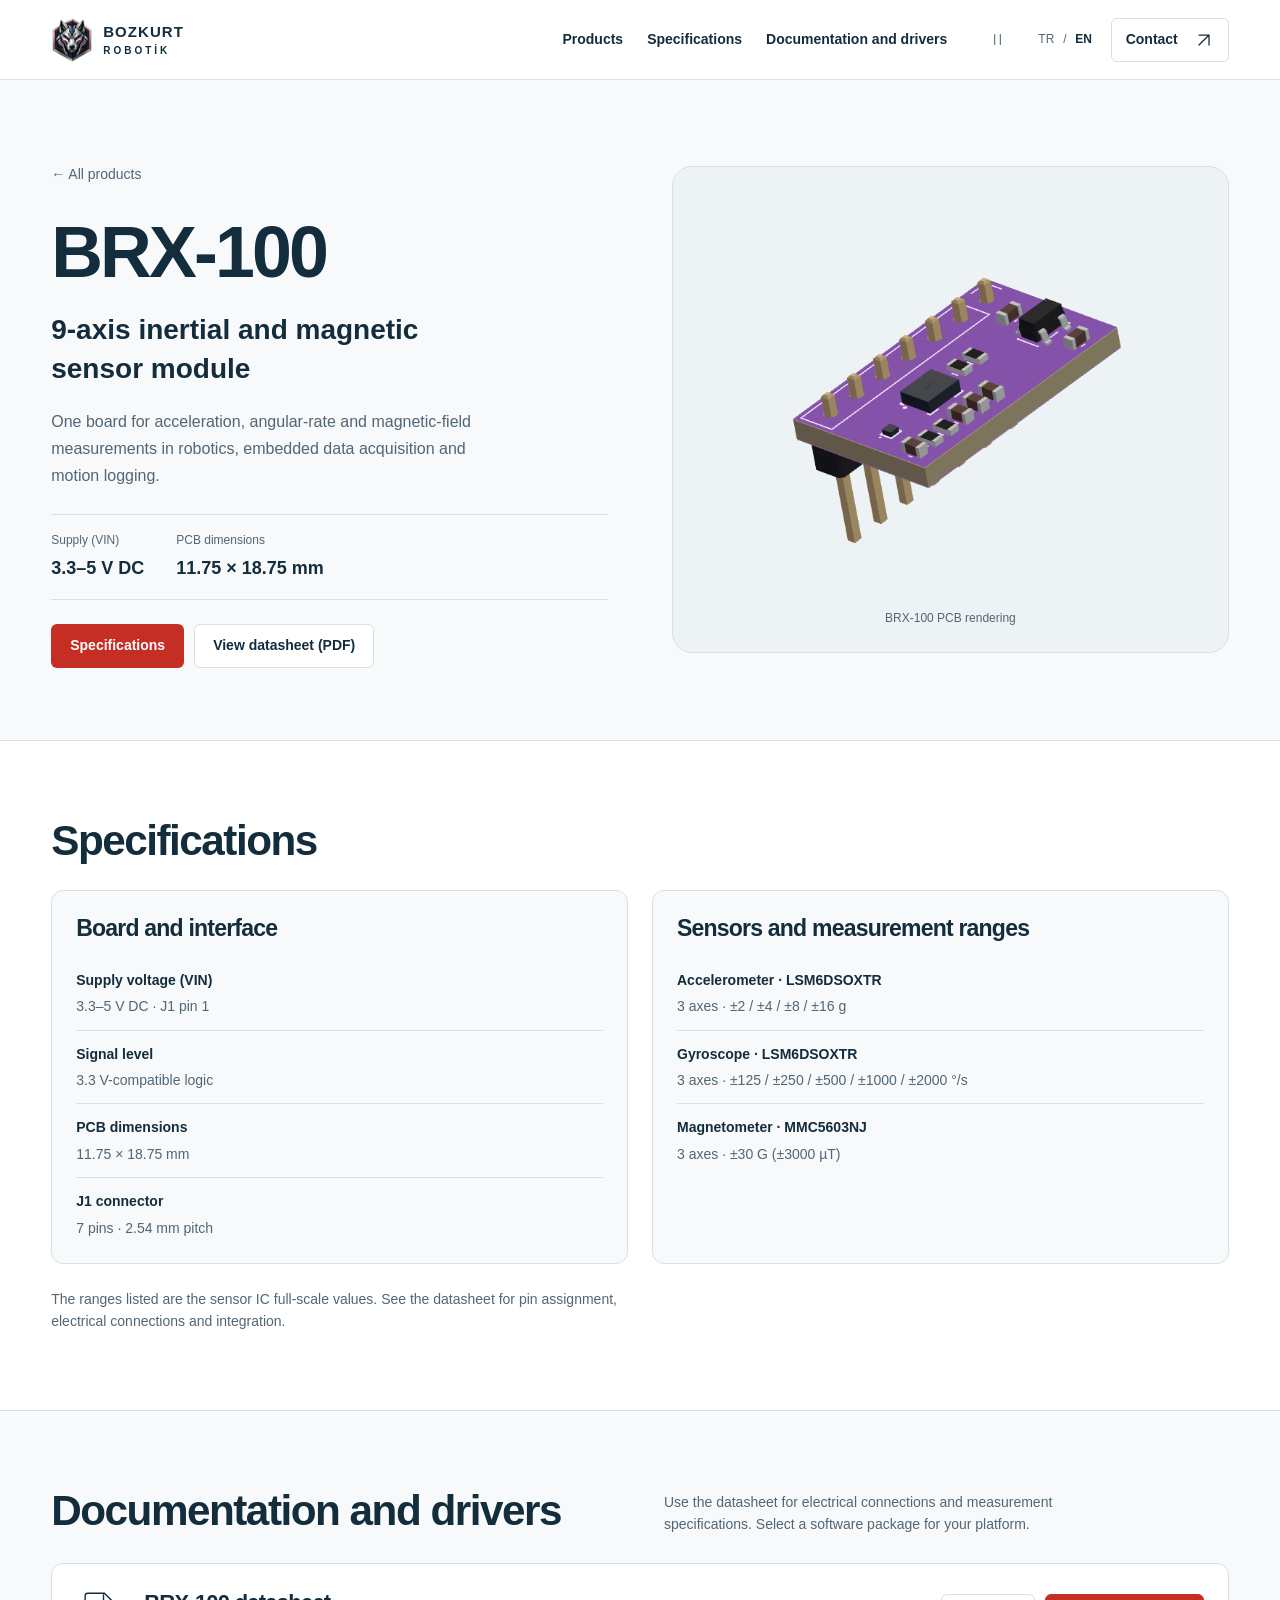
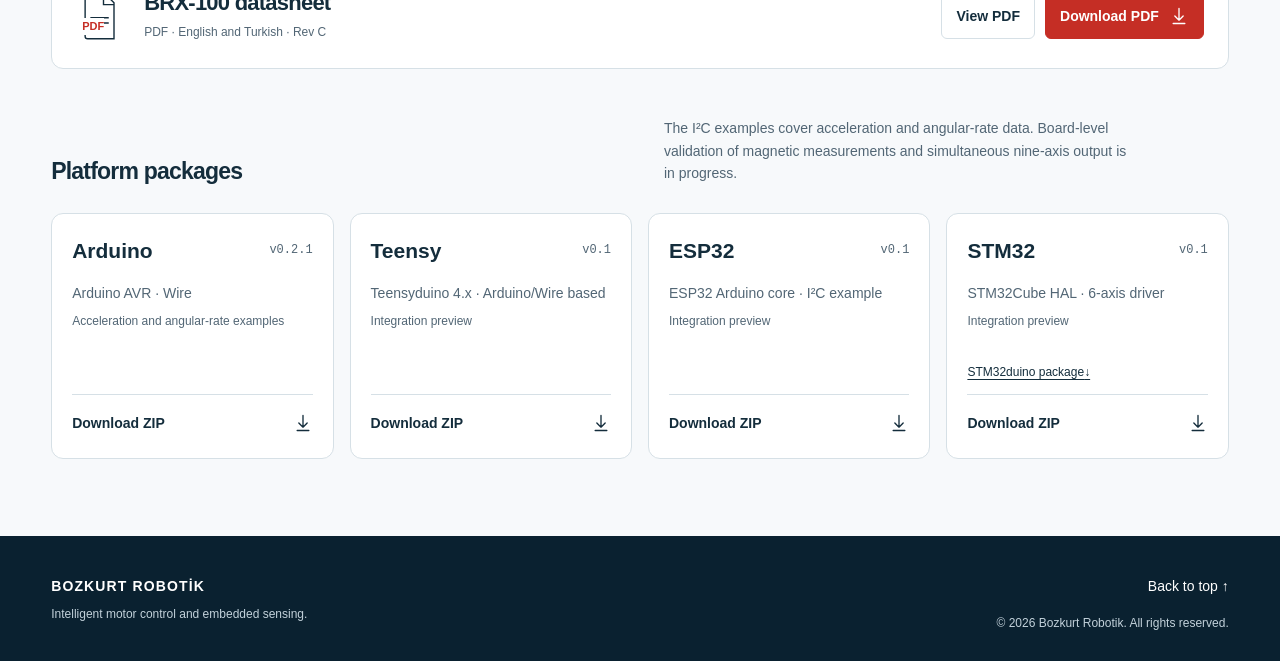
<file: en/brx-100.html>
<!doctype html>
<html lang="en">
  <head>
    <meta charset="utf-8" />
    <meta name="viewport" content="width=device-width,initial-scale=1" />
    <title>BRX-100 9-axis IMU | Bozkurt Robotik</title>
    <meta
      name="description"
      content="9-axis inertial and magnetic sensor module. One board for acceleration, angular-rate and magnetic-field measurements in robotics, embedded data acquisition and motion logging."
    />
    <meta name="theme-color" content="#f7f9fb" />
    <link rel="canonical" href="https://bozkurtrobotik.com/en/brx-100" />
    <link
      rel="alternate"
      hreflang="tr"
      href="https://bozkurtrobotik.com/brx-100"
    />
    <link
      rel="alternate"
      hreflang="en"
      href="https://bozkurtrobotik.com/en/brx-100"
    />
    <link rel="icon" href="../assets/favicon.png" type="image/png" />
    <link rel="stylesheet" href="../design-tokens.css?v=4.0" />
    <link rel="stylesheet" href="../styles.css?v=4.0" />
    <link rel="stylesheet" href="../brx-100.css?v=4.0" />
  </head>
  <body>
    <a class="skip-link" href="#main">İçeriğe geç</a>
    <header class="site-header">
      <div class="header-inner wrap">
        <a href="index.html#top" class="brand"
          ><img
            src="../assets/bozkurt-amblem.webp"
            width="52"
            height="56"
            alt=""
          /><span>BOZKURT <strong>ROBOTİK</strong></span></a
        >
        <nav class="desktop-nav" aria-label="Main menu">
          <a href="index.html#products">Products</a
          ><a href="#specifications">Specifications</a
          ><a href="#imu-resources">Documentation and drivers</a>
        </nav>
        <div class="header-tools">
          <button
            class="motion-button"
            type="button"
            aria-label="Pause animations"
            title="Pause animations"
            aria-pressed="false"
          >
            <svg
              class="icon"
              viewBox="0 0 24 24"
              fill="none"
              stroke="currentColor"
              stroke-width="1.5"
              stroke-linecap="round"
              stroke-linejoin="round"
              aria-hidden="true"
            >
              <path d="M8 5v14M16 5v14" /></svg
            ><span class="sr-only">Pause animations</span>
          </button>
          <div class="language-switch" aria-label="Site language">
            <a
              href="../brx-100.html"
              lang="tr"
              hreflang="tr"
              class="lang-link"
              aria-label="TR — Turkish"
              >TR</a
            ><span aria-hidden="true">/</span
            ><a
              href="brx-100.html"
              lang="en"
              hreflang="en"
              class="lang-link selected"
              aria-current="page"
              aria-label="EN — English"
              >EN</a
            >
          </div>
          <a class="contact-nav" href="index.html#contact"
            >Contact<svg
              class="icon"
              viewBox="0 0 24 24"
              fill="none"
              stroke="currentColor"
              stroke-width="1.5"
              stroke-linecap="round"
              stroke-linejoin="round"
              aria-hidden="true"
            >
              <path d="M6 18 18 6M6 6h12v12" /></svg
          ></a>
          <button
            class="menu-toggle"
            type="button"
            aria-label="Open menu"
            aria-controls="mobile-nav"
            aria-expanded="false"
          >
            <svg
              class="icon"
              viewBox="0 0 24 24"
              fill="none"
              stroke="currentColor"
              stroke-width="1.5"
              stroke-linecap="round"
              stroke-linejoin="round"
              aria-hidden="true"
            >
              <path d="M4 8h16M4 16h16" />
            </svg>
          </button>
        </div>
      </div>
      <nav
        id="mobile-nav"
        class="mobile-nav"
        aria-label="Mobile navigation"
        hidden
      >
        <a href="index.html#products">Products</a
        ><a href="#specifications">Specifications</a
        ><a href="#imu-resources">Documentation and drivers</a
        ><a href="index.html#contact">Contact</a>
      </nav>
      <div class="reading-progress" aria-hidden="true"></div>
    </header>
    <main id="main">
      <section class="brx-hero" id="top" aria-labelledby="product-title">
        <div class="wrap">
          <div class="brx-hero-copy">
            <div class="brx-hero-intro">
              <a class="brx-back" href="index.html#products">← All products</a>
              <h1 id="product-title">BRX-100</h1>
              <p class="brx-lead">9-axis inertial and magnetic sensor module</p>
            </div>
            <div class="brx-hero-details">
              <p class="brx-description">
                One board for acceleration, angular-rate and magnetic-field
                measurements in robotics, embedded data acquisition and motion
                logging.
              </p>
              <dl class="brx-summary">
                <div>
                  <dt>Supply (VIN)</dt>
                  <dd>3.3–5 V DC</dd>
                </div>
                <div>
                  <dt>PCB dimensions</dt>
                  <dd>11.75 × 18.75 mm</dd>
                </div>
              </dl>
              <div class="brx-actions">
                <a class="button primary" href="#specifications"
                  >Specifications</a
                ><a
                  class="button quiet"
                  href="../docs/BRX-100_Datasheet_RevC.pdf"
                  >View datasheet (PDF)</a
                >
              </div>
            </div>
          </div>
          <figure class="brx-art">
            <div
              class="brx-art-media"
              data-brx-assembly
              data-src="../assets/brx-100-assembly.mp4"
              data-poster="../assets/brx-100-exploded.png"
            >
              <img
                src="../assets/brx-100-assembled.png"
                alt="Assembled BRX-100 PCB"
                width="640"
                height="560"
              />
            </div>
            <figcaption>BRX-100 PCB rendering</figcaption>
          </figure>
        </div>
      </section>
      <section
        class="section brx-specs"
        id="specifications"
        aria-labelledby="spec-title"
      >
        <div class="wrap">
          <h2 id="spec-title">Specifications</h2>
          <div class="brx-spec-grid">
            <div class="brx-spec-group">
              <h3>Board and interface</h3>
              <dl>
                <div>
                  <dt>Supply voltage (VIN)</dt>
                  <dd>3.3–5 V DC · J1 pin 1</dd>
                </div>
                <div>
                  <dt>Signal level</dt>
                  <dd>3.3 V-compatible logic</dd>
                </div>
                <div>
                  <dt>PCB dimensions</dt>
                  <dd>11.75 × 18.75 mm</dd>
                </div>
                <div>
                  <dt>J1 connector</dt>
                  <dd>7 pins · 2.54 mm pitch</dd>
                </div>
              </dl>
            </div>
            <div class="brx-spec-group">
              <h3>Sensors and measurement ranges</h3>
              <dl>
                <div>
                  <dt>Accelerometer · LSM6DSOXTR</dt>
                  <dd>3 axes · ±2 / ±4 / ±8 / ±16 g</dd>
                </div>
                <div>
                  <dt>Gyroscope · LSM6DSOXTR</dt>
                  <dd>3 axes · ±125 / ±250 / ±500 / ±1000 / ±2000 °/s</dd>
                </div>
                <div>
                  <dt>Magnetometer · MMC5603NJ</dt>
                  <dd>3 axes · ±30 G (±3000 µT)</dd>
                </div>
              </dl>
            </div>
          </div>
          <p class="brx-spec-note">
            The ranges listed are the sensor IC full-scale values. See the
            datasheet for pin assignment, electrical connections and
            integration.
          </p>
        </div>
      </section>
      <section
        class="imu-resources section"
        id="imu-resources"
        aria-labelledby="imu-resource-title"
      >
        <div class="wrap">
          <div class="imu-resource-head" data-reveal>
            <div>
              <h2 id="imu-resource-title">Documentation and drivers</h2>
            </div>
            <p>
              Use the datasheet for electrical connections and measurement
              specifications. Select a software package for your platform.
            </p>
          </div>
          <div class="resource-document" data-reveal>
            <div class="resource-pdf-icon" aria-hidden="true">
              <svg
                viewBox="0 0 48 56"
                fill="none"
                stroke="currentColor"
                stroke-width="1.6"
              >
                <path d="M10 2h19l11 11v41H10a3 3 0 0 1-3-3V5a3 3 0 0 1 3-3Z" />
                <path d="M28 3v12h12M13 30h21M13 36h21M13 42h15" /></svg
              ><span>PDF</span>
            </div>
            <div class="resource-pdf-copy">
              <h3>BRX-100 datasheet</h3>
              <p>PDF · English and Turkish · Rev C</p>
            </div>
            <div class="resource-pdf-actions">
              <a
                href="../docs/BRX-100_Datasheet_RevC.pdf"
                target="_blank"
                rel="noopener"
                class="resource-pdf-view"
                >View PDF</a
              ><a
                href="../docs/BRX-100_Datasheet_RevC.pdf"
                download
                class="resource-pdf-download"
                >Download PDF<svg
                  class="icon"
                  viewBox="0 0 24 24"
                  fill="none"
                  stroke="currentColor"
                  stroke-width="1.6"
                  stroke-linecap="round"
                  stroke-linejoin="round"
                  aria-hidden="true"
                >
                  <path d="M12 3v14m-5-5 5 5 5-5M5 21h14" /></svg
              ></a>
            </div>
          </div>
          <div class="resource-library-title" data-reveal>
            <div><h3>Platform packages</h3></div>
            <p>
              The I²C examples cover acceleration and angular-rate data.
              Board-level validation of magnetic measurements and simultaneous
              nine-axis output is in progress.
            </p>
          </div>
          <div class="resource-platform-grid">
            <article class="resource-platform">
              <div class="resource-platform-top">
                <span class="resource-platform-name">Arduino</span
                ><span class="resource-version">v0.2.1</span>
              </div>
              <p>Arduino AVR · Wire</p>
              <span class="resource-status"
                >Acceleration and angular-rate examples</span
              >
              <a
                class="resource-download"
                href="../downloads/IMU_ZR_Arduino_v0.2.1.zip"
                download="BRX-100_Arduino_v0.2.1.zip"
                >Download ZIP<svg
                  class="icon"
                  viewBox="0 0 24 24"
                  fill="none"
                  stroke="currentColor"
                  stroke-width="1.6"
                  stroke-linecap="round"
                  stroke-linejoin="round"
                  aria-hidden="true"
                >
                  <path d="M12 3v14m-5-5 5 5 5-5M5 21h14" /></svg
              ></a>
            </article>
            <article class="resource-platform">
              <div class="resource-platform-top">
                <span class="resource-platform-name">Teensy</span
                ><span class="resource-version">v0.1</span>
              </div>
              <p>Teensyduino 4.x · Arduino/Wire based</p>
              <span class="resource-status">Integration preview</span>
              <a
                class="resource-download"
                href="../downloads/IMU_ZR_Teensy_ArduinoCore_Preview_v0.1.zip"
                download="BRX-100_Teensy_ArduinoCore_Preview_v0.1.zip"
                >Download ZIP<svg
                  class="icon"
                  viewBox="0 0 24 24"
                  fill="none"
                  stroke="currentColor"
                  stroke-width="1.6"
                  stroke-linecap="round"
                  stroke-linejoin="round"
                  aria-hidden="true"
                >
                  <path d="M12 3v14m-5-5 5 5 5-5M5 21h14" /></svg
              ></a>
            </article>
            <article class="resource-platform">
              <div class="resource-platform-top">
                <span class="resource-platform-name">ESP32</span
                ><span class="resource-version">v0.1</span>
              </div>
              <p>ESP32 Arduino core · I²C example</p>
              <span class="resource-status">Integration preview</span>
              <a
                class="resource-download"
                href="../downloads/IMU_ZR_ESP32_ArduinoCore_Preview_v0.1.zip"
                download="BRX-100_ESP32_ArduinoCore_Preview_v0.1.zip"
                >Download ZIP<svg
                  class="icon"
                  viewBox="0 0 24 24"
                  fill="none"
                  stroke="currentColor"
                  stroke-width="1.6"
                  stroke-linecap="round"
                  stroke-linejoin="round"
                  aria-hidden="true"
                >
                  <path d="M12 3v14m-5-5 5 5 5-5M5 21h14" /></svg
              ></a>
            </article>
            <article class="resource-platform">
              <div class="resource-platform-top">
                <span class="resource-platform-name">STM32</span
                ><span class="resource-version">v0.1</span>
              </div>
              <p>STM32Cube HAL · 6-axis driver</p>
              <span class="resource-status">Integration preview</span>
              <a
                class="resource-alt-download"
                href="../downloads/IMU_ZR_STM32_ArduinoCore_Preview_v0.1.zip"
                download="BRX-100_STM32_ArduinoCore_Preview_v0.1.zip"
                >STM32duino package <span aria-hidden="true">↓</span></a
              >
              <a
                class="resource-download"
                href="../downloads/IMU_ZR_STM32_HAL_Preview_v0.1.zip"
                download="BRX-100_STM32_HAL_Preview_v0.1.zip"
                >Download ZIP<svg
                  class="icon"
                  viewBox="0 0 24 24"
                  fill="none"
                  stroke="currentColor"
                  stroke-width="1.6"
                  stroke-linecap="round"
                  stroke-linejoin="round"
                  aria-hidden="true"
                >
                  <path d="M12 3v14m-5-5 5 5 5-5M5 21h14" /></svg
              ></a>
            </article>
          </div>
        </div>
      </section>
    </main>
    <footer>
      <div class="wrap footer-inner">
        <div>
          <strong>BOZKURT ROBOTİK</strong>
          <p>Intelligent motor control and embedded sensing.</p>
        </div>
        <div class="footer-right">
          <a href="#top">Back to top ↑</a>
          <p>
            © <span data-year>2026</span> Bozkurt Robotik. All rights reserved.
          </p>
        </div>
      </div>
    </footer>
    <script src="../script.js?v=4.0" defer></script>
    <script src="../brx-100-assembly.js?v=2" defer></script>
  </body>
</html>
</file>
<file: design-tokens.css>
/* Shared design language. Runtime has no font or framework dependencies. */
:root {
  --paper: #f7f9fb;
  --white: #ffffff;
  --surface: #edf2f5;
  --ink: #142d3c;
  --muted: #526675;
  --line: #d6e0e6;
  --red: #c52e25;
  --accent-hover: #a8241d;
  --accent-soft: #fff0ed;
  --dark: #112b3b;
  --dark-surface: #1b384a;
  --on-dark-muted: #c2d1da;
  --on-dark-accent: #ff9c8e;
  --focus: #1265ba;
  --font: "Segoe UI", Arial, Helvetica, sans-serif;
  --mono: Consolas, "Courier New", monospace;
  --text-xs: 0.75rem;
  --text-sm: 0.875rem;
  --text-base: 1rem;
  --text-lg: 1.125rem;
  --title-xl: clamp(2rem, 4.5vw, 3.75rem);
  --title-lg: clamp(1.75rem, 3.3vw, 2.75rem);
  --title-md: clamp(1.125rem, 1.8vw, 1.5rem);
  --space-1: 4px;
  --space-2: 8px;
  --space-3: 12px;
  --space-4: 16px;
  --space-5: 24px;
  --space-6: 32px;
  --space-7: 48px;
  --space-8: 64px;
  --radius-sm: 6px;
  --radius: 12px;
  --radius-lg: 20px;
  --shadow: 0 8px 24px #142d3c08;
  --shadow-raised: 0 14px 32px #142d3c12;
  --container: 1248px;
  --gutter: clamp(16px, 4vw, 64px);
  --header: 80px;
  --ease: cubic-bezier(0.22, 1, 0.36, 1);
  --duration: 180ms;
  --duration-reveal: 380ms;
}
@media (max-width: 960px) {
  :root {
    --header: 72px;
  }
}
</file>
<file: styles.css>
/* Foundations and reusable components. Page layouts live in home-layout.css and brx-100.css. */
* {
  box-sizing: border-box;
}
html {
  scroll-behavior: smooth;
  scroll-padding-top: var(--header);
}
body {
  margin: 0;
  background: var(--paper);
  color: var(--ink);
  font-family: var(--font);
  font-size: var(--text-base);
  line-height: 1.6;
  -webkit-font-smoothing: antialiased;
}
a {
  color: inherit;
  text-decoration: none;
}
button,
input,
textarea,
select {
  font: inherit;
  color: inherit;
}
button {
  cursor: pointer;
}
a,
button,
summary {
  touch-action: manipulation;
  -webkit-tap-highlight-color: transparent;
}
button {
  border: 0;
}
img,
svg {
  display: block;
}
img {
  max-width: 100%;
  height: auto;
}
svg.icon {
  width: 20px;
  height: 20px;
  flex-shrink: 0;
}
h1,
h2,
h3,
p {
  margin: 0 0 var(--space-4);
}
h1,
h2,
h3 {
  font-weight: 650;
  letter-spacing: -0.035em;
  line-height: 1.14;
  text-wrap: balance;
}
h1 {
  font-size: var(--title-xl);
}
h2 {
  font-size: var(--title-lg);
}
h3 {
  font-size: var(--title-md);
}
p {
  text-wrap: pretty;
}
::selection {
  background: #ffdad4;
  color: var(--ink);
}
:where(a, button, summary, input, textarea, select, [tabindex]):focus-visible {
  outline: 3px solid var(--focus);
  outline-offset: 4px;
}
:where(.technology, .contact, footer) :focus-visible {
  outline-color: #8dc8ff;
}
.wrap {
  width: min(var(--container), calc(100% - var(--gutter) * 2));
  margin-inline: auto;
}
.section {
  padding-block: clamp(40px, 6vw, 80px);
}
.eyebrow {
  margin-bottom: var(--space-4);
  color: var(--muted);
  font-size: var(--text-xs);
  font-weight: 650;
  letter-spacing: 0.1em;
  line-height: 1.5;
  text-transform: uppercase;
}
.accent {
  color: var(--red);
}
.red-line {
  width: 24px;
  height: 2px;
  background: var(--red);
  flex-shrink: 0;
}
.sr-only {
  position: absolute !important;
  width: 1px;
  height: 1px;
  padding: 0;
  margin: -1px;
  clip: rect(0, 0, 0, 0);
  overflow: hidden;
  white-space: nowrap;
  border: 0;
}
.skip-link {
  position: fixed;
  z-index: 200;
  top: 8px;
  left: 8px;
  padding: 12px 20px;
  background: var(--ink);
  color: white;
  transform: translateY(-160%);
  border-radius: var(--radius-sm);
}
.skip-link:focus {
  transform: none;
}
.site-header {
  height: var(--header);
  position: sticky;
  top: 0;
  z-index: 50;
  background: #fffffffa;
  border-bottom: 1px solid var(--line);
}
.header-inner {
  height: 100%;
  display: flex;
  align-items: center;
  gap: 28px;
}
.brand {
  display: flex;
  align-items: center;
  gap: 10px;
  margin-right: auto;
  flex-shrink: 0;
}
.brand img {
  width: 42px;
  height: 48px;
  object-fit: contain;
}
.brand > span {
  font-size: 15px;
  font-weight: 750;
  letter-spacing: 0.07em;
  line-height: 1.15;
}
.brand strong {
  display: block;
  font-size: 10px;
  letter-spacing: 0.3em;
  margin-top: 5px;
}
.desktop-nav {
  display: flex;
  gap: 24px;
  font-size: var(--text-sm);
  font-weight: 600;
}
.desktop-nav a {
  position: relative;
  display: flex;
  align-items: center;
  min-height: 44px;
}
.desktop-nav a::after {
  content: "";
  position: absolute;
  bottom: 2px;
  left: 0;
  right: 0;
  height: 2px;
  background: var(--red);
  transform: scaleX(0);
  transform-origin: left;
  transition: transform var(--duration) var(--ease);
}
.desktop-nav a:hover::after,
.desktop-nav a[aria-current="location"]::after {
  transform: scaleX(1);
}
.header-tools {
  display: flex;
  gap: 12px;
  align-items: center;
}
.language-switch {
  display: flex;
  align-items: center;
  gap: 2px;
  font-size: var(--text-xs);
}
.language-switch > span {
  color: var(--muted);
}
.lang-link {
  display: grid;
  place-items: center;
  min-width: 30px;
  min-height: 44px;
  color: var(--muted);
  border-radius: var(--radius-sm);
}
.lang-link.selected {
  color: var(--ink);
  font-weight: 750;
}
.lang-link:hover {
  color: var(--red);
  background: var(--accent-soft);
}
.motion-button,
.menu-toggle {
  display: grid;
  place-items: center;
  background: transparent;
  color: var(--muted);
  width: 44px;
  height: 44px;
  padding: 0;
  border-radius: var(--radius-sm);
  flex-shrink: 0;
}
.motion-button:hover,
.menu-toggle:hover {
  background: var(--surface);
  color: var(--ink);
}
.motion-button .icon {
  width: 17px;
  height: 17px;
}
.menu-toggle {
  display: none;
}
.contact-nav {
  display: inline-flex;
  align-items: center;
  gap: 16px;
  min-height: 44px;
  padding: 8px 14px;
  border: 1px solid var(--line);
  border-radius: var(--radius-sm);
  font-size: var(--text-sm);
  font-weight: 600;
}
.contact-nav:hover {
  border-color: var(--red);
  color: var(--red);
}
.reading-progress {
  position: absolute;
  bottom: -1px;
  left: 0;
  height: 2px;
  width: 100%;
  background: var(--red);
  transform: scaleX(0);
  transform-origin: left;
}
.mobile-nav[hidden] {
  display: none;
}
.mobile-nav {
  position: absolute;
  top: var(--header);
  left: 0;
  right: 0;
  background: white;
  border-bottom: 1px solid var(--line);
  padding: 12px var(--gutter) 20px;
  box-shadow: var(--shadow-raised);
  max-height: calc(100dvh - var(--header));
  overflow-y: auto;
}
.mobile-nav a {
  display: block;
  padding: 12px 4px;
  min-height: 48px;
  border-bottom: 1px solid var(--line);
  font-weight: 600;
}
.mobile-nav a[aria-current="location"] {
  color: var(--red);
}
.button {
  display: inline-flex;
  align-items: center;
  justify-content: center;
  gap: 12px;
  min-height: 44px;
  padding: 10px 18px;
  border: 1px solid transparent;
  border-radius: var(--radius-sm);
  font-size: var(--text-sm);
  font-weight: 650;
  line-height: 1.4;
  transition:
    background var(--duration),
    border-color var(--duration),
    color var(--duration),
    transform var(--duration);
  text-align: center;
}
.button.primary {
  background: var(--red);
  color: white;
}
.button.primary:hover {
  background: var(--accent-hover);
}
.button.quiet {
  background: white;
  border-color: var(--line);
  color: var(--ink);
}
.button.quiet:hover {
  border-color: var(--ink);
  background: var(--surface);
}
.button:active {
  transform: translateY(1px);
}
.button:disabled,
.button[aria-disabled="true"] {
  cursor: not-allowed;
  opacity: 0.55;
}
.button[aria-busy="true"] {
  cursor: progress;
}
.button.light {
  background: white;
  color: var(--ink);
}
.button.light:hover {
  background: #e1eaf0;
}
input,
textarea,
select {
  width: 100%;
  min-height: 44px;
  border: 1px solid var(--line);
  border-radius: var(--radius-sm);
  padding: 10px 12px;
  background: white;
}
label {
  display: block;
  font-weight: 600;
  margin-bottom: 8px;
}
.section-heading {
  display: grid;
  grid-template-columns: 1.1fr 1fr;
  gap: 32px;
  align-items: end;
  margin-bottom: 28px;
}
.section-heading h2 {
  margin: 0;
}
.section-heading > p {
  max-width: 48ch;
  margin: 0;
  color: var(--muted);
  font-size: var(--text-base);
}
/* Product cards share one interactive surface and one artwork slot. */
.product-grid {
  display: grid;
  grid-template-columns: repeat(3, minmax(0, 1fr));
  gap: 20px;
}
.product-card {
  min-width: 0;
  display: flex;
  background: white;
  border: 1px solid var(--line);
  border-radius: var(--radius);
  transition:
    border-color var(--duration),
    box-shadow var(--duration);
}
.product-card:hover,
.product-card:focus-within {
  border-color: var(--red);
  box-shadow: var(--shadow-raised);
}
.product-card-link {
  display: flex;
  flex: 1;
  min-width: 0;
  width: 100%;
  padding: 0;
  border-radius: inherit;
  flex-direction: column;
  background: transparent;
  text-align: left;
  color: inherit;
}
.product-card-link:focus-visible {
  outline-offset: 4px;
}
.product-top {
  display: flex;
  flex-direction: column;
  gap: 8px;
  padding: 20px 20px 0;
}
.product-top .eyebrow {
  margin: 0;
  font-size: 11px;
}
.status-chip {
  display: flex;
  align-items: center;
  gap: 6px;
  color: var(--muted);
  font-size: var(--text-xs);
  line-height: 1.4;
}
.status-chip i {
  width: 5px;
  height: 5px;
  border-radius: 50%;
  background: var(--red);
  flex-shrink: 0;
}
.product-art {
  display: grid;
  place-items: center;
  position: relative;
  height: 220px;
  min-height: 0;
  padding: 12px;
}
.product-art > svg {
  width: 100%;
  height: 85%;
}
.product-art-render {
  grid-template-rows: minmax(0, 1fr) auto;
}
.art-caption {
  font-size: var(--text-xs);
  color: var(--muted);
  text-align: center;
}
.product-copy {
  display: flex;
  flex-direction: column;
  flex: 1;
  padding: 16px 20px 20px;
  border-top: 1px solid var(--line);
}
.technical-code {
  font: var(--text-xs)/1.5 var(--mono);
  color: var(--muted);
  margin-bottom: 8px;
}
.product-copy h3 {
  font-size: clamp(20px, 1.8vw, 24px);
  margin-bottom: 8px;
}
.product-copy p {
  color: var(--muted);
  font-size: var(--text-sm);
  line-height: 1.55;
  margin-bottom: 16px;
}
.text-link {
  display: flex;
  justify-content: space-between;
  align-items: center;
  gap: 16px;
  min-height: 32px;
  padding-top: 10px;
  margin-top: auto;
  border-top: 1px solid var(--line);
  font-size: var(--text-sm);
  font-weight: 650;
}
.text-link .icon {
  width: 18px;
  height: 18px;
  transition: transform var(--duration);
}
.product-card-link:is(:hover, :focus-visible) .text-link {
  color: var(--red);
}
.product-card-link:is(:hover, :focus-visible) .text-link .icon {
  transform: translate(2px, -2px);
}
.imu-visual,
.motor-product-visual {
  position: relative;
  width: 100%;
  height: 100%;
  min-height: 0;
  display: grid;
  place-items: center;
  perspective: 850px;
}
.imu-tilt,
.motor-product-tilt,
.imu-float,
.motor-product-float,
.product-art picture {
  display: grid;
  place-items: center;
  width: 100%;
  height: 100%;
  min-height: 0;
}
.imu-tilt {
  transform: rotateX(var(--imu-rx, 0deg)) rotateY(var(--imu-ry, 0deg));
}
.motor-product-tilt {
  transform: rotateX(var(--motor-tilt-x, 0deg))
    rotateY(var(--motor-tilt-y, 0deg));
}
.imu-board,
.motor-board {
  display: block;
  height: 168px;
  width: auto;
  max-width: 85%;
  object-fit: contain;
  filter: drop-shadow(0 8px 10px #122c3b15);
}
.imu-glow,
.imu-orbit,
.imu-shadow,
.imu-spark,
.motor-product-glow,
.motor-product-orbit,
.motor-product-shadow,
.motor-product-beacon,
.motor-product-scan {
  display: none;
}
/* Native disclosure, tabs and dialogs retain keyboard behavior. */
.studio {
  border: 1px solid var(--line);
  border-radius: var(--radius);
  overflow: hidden;
  box-shadow: var(--shadow);
  background: white;
}
.studio-top {
  display: flex;
  align-items: center;
  justify-content: space-between;
  padding: 14px 20px;
  gap: 16px;
  border-bottom: 1px solid var(--line);
  background: var(--surface);
}
.studio-brand {
  display: flex;
  align-items: center;
  gap: 8px;
  font-size: var(--text-sm);
  font-weight: 600;
}
.small-square {
  width: 8px;
  height: 8px;
  background: var(--red);
  border-radius: 2px;
  flex-shrink: 0;
}
.studio-slash {
  color: var(--muted);
}
.concept-badge {
  font: 11px/1.4 var(--mono);
  border: 1px solid #aabbc7;
  border-radius: 4px;
  padding: 4px 8px;
  color: var(--muted);
  white-space: nowrap;
}
.studio-grid {
  display: grid;
  grid-template-columns: 220px minmax(0, 1fr);
}
.studio-tabs {
  display: flex;
  flex-direction: column;
  gap: 8px;
  padding: 16px;
  background: var(--paper);
  border-right: 1px solid var(--line);
}
.studio-tabs > button {
  display: flex;
  align-items: center;
  gap: 10px;
  min-height: 44px;
  padding: 10px;
  background: transparent;
  border: 1px solid transparent;
  border-radius: var(--radius-sm);
  text-align: left;
  color: var(--muted);
  font-size: var(--text-sm);
  line-height: 1.35;
}
.studio-tabs > button > span {
  font: var(--text-xs)/1.4 var(--mono);
}
.studio-tabs > button[aria-selected="true"] {
  color: var(--ink);
  background: white;
  border-color: var(--line);
  font-weight: 650;
  box-shadow: inset 3px 0 var(--red);
}
.studio-tabs > button:hover {
  background: var(--surface);
}
.studio-status {
  font-size: var(--text-xs);
  color: var(--muted);
  margin-top: auto;
  padding-top: 16px;
}
.studio-panel {
  padding: 20px 24px;
  min-width: 0;
}
.studio-copy {
  display: flex;
  justify-content: space-between;
  gap: 16px;
}
.studio-copy h3 {
  margin-bottom: 8px;
}
.studio-copy .eyebrow {
  margin-bottom: 8px;
}
.studio-key {
  font: var(--text-xs)/1.5 var(--mono);
  color: var(--muted);
  white-space: nowrap;
}
#studio-note {
  color: var(--muted);
  font-size: var(--text-sm);
  margin-bottom: 16px;
}
.chart-wrap {
  border: 1px solid var(--line);
  border-radius: var(--radius-sm);
  background: var(--paper);
  padding: 12px 16px;
}
.chart-y,
.chart-bottom,
.chart-disclaimer {
  color: var(--muted);
  font-size: var(--text-xs);
}
.chart-y {
  margin-bottom: 8px;
}
.telemetry-chart {
  width: 100%;
  height: clamp(100px, 16svh, 164px);
}
#chart-signal {
  stroke: var(--red);
}
.chart-scanner {
  display: none;
}
.chart-bottom {
  display: flex;
  justify-content: space-between;
  gap: 12px;
  margin-top: 8px;
}
.chart-bottom > span:first-child {
  display: flex;
  align-items: center;
  gap: 6px;
}
.chart-bottom i {
  width: 12px;
  height: 2px;
  background: var(--red);
}
.chart-bottom b {
  font-weight: 400;
}
.chart-disclaimer {
  margin: 8px 0 0;
}
.software-details {
  margin-top: 12px;
}
.software-details summary {
  width: fit-content;
  min-height: 44px;
  padding: 10px 0;
  cursor: pointer;
  font-size: var(--text-sm);
  font-weight: 600;
}
.software-details summary:hover {
  color: var(--red);
}
.software-features {
  display: grid;
  grid-template-columns: repeat(4, 1fr);
  gap: 16px;
  margin-block: 16px;
}
.software-features > span {
  display: flex;
  align-items: center;
  gap: 8px;
  font-size: var(--text-sm);
  color: var(--muted);
}
.algorithms {
  display: grid;
  grid-template-columns: repeat(3, 1fr);
  gap: 24px;
  padding-top: 16px;
  border-top: 1px solid var(--line);
}
.algorithms span {
  font-size: var(--text-xs);
  color: var(--muted);
}
.algorithms p {
  font-size: var(--text-sm);
  margin: 4px 0 0;
}
.subtle-note {
  font-size: var(--text-xs);
  color: var(--muted);
  margin: 16px 0 0;
}
.faq-grid {
  display: grid;
  grid-template-columns: 1fr 1.3fr;
  gap: 64px;
}
.faq-list {
  border-top: 1px solid var(--line);
}
.faq details {
  border-bottom: 1px solid var(--line);
}
.faq summary {
  display: flex;
  align-items: center;
  justify-content: space-between;
  gap: 20px;
  min-height: 56px;
  padding: 20px 0;
  cursor: pointer;
  list-style: none;
  font-weight: 600;
  line-height: 1.5;
}
.faq summary::-webkit-details-marker {
  display: none;
}
.faq summary > span {
  font-size: 24px;
  font-weight: 400;
}
.faq details[open] summary > span {
  transform: rotate(45deg);
}
.faq details > p {
  color: var(--muted);
  line-height: 1.65;
  padding-bottom: 20px;
  margin: 0;
  font-size: var(--text-sm);
}
.faq-list p a {
  color: var(--ink);
  text-decoration: underline;
  text-underline-offset: 3px;
}
.contact {
  background: var(--dark);
  color: white;
}
.contact-grid {
  display: grid;
  grid-template-columns: 1.1fr 1fr;
  align-items: center;
  gap: 64px;
}
.contact .eyebrow {
  color: var(--on-dark-accent);
}
.contact h2 {
  max-width: 16ch;
}
.contact p:not(.eyebrow) {
  max-width: 46ch;
  color: var(--on-dark-muted);
  margin-bottom: 0;
}
.email-address {
  display: flex;
  justify-content: space-between;
  align-items: center;
  gap: 12px;
  padding-block: 12px 20px;
  border-bottom: 1px solid #597383;
  font-size: clamp(18px, 2vw, 26px);
  font-weight: 550;
  overflow-wrap: anywhere;
}
.contact-buttons {
  display: flex;
  gap: 12px;
  flex-wrap: wrap;
  margin-top: 20px;
}
.copy-button {
  background: transparent;
  color: white;
  border-color: #8096a4;
}
.copy-button:hover {
  background: var(--dark-surface);
}
.contact .copy-feedback {
  min-height: 24px;
  font-size: var(--text-sm);
  margin-top: 12px;
}
footer {
  background: #0a2130;
  color: var(--on-dark-muted);
  padding: 28px 0;
}
.footer-inner {
  display: flex;
  justify-content: space-between;
  align-items: center;
  gap: 24px;
}
.footer-inner strong {
  color: white;
  font-size: var(--text-sm);
  letter-spacing: 0.08em;
}
.footer-inner p {
  font-size: var(--text-xs);
  margin: 6px 0 0;
}
.footer-right {
  text-align: right;
}
.footer-right a {
  display: inline-flex;
  align-items: center;
  min-height: 44px;
  font-size: var(--text-sm);
  color: white;
}
.footer-right a:hover {
  text-decoration: underline;
}
.product-dialog {
  width: min(640px, calc(100vw - 32px));
  max-height: calc(100dvh - 32px);
  padding: 0;
  border: 1px solid var(--line);
  border-radius: var(--radius-lg);
  background: white;
  color: var(--ink);
  box-shadow: var(--shadow-raised);
}
.product-dialog::backdrop {
  background: #0b202cbf;
}
.dialog-inner {
  padding: 48px 32px 28px;
  position: relative;
}
.dialog-close {
  position: absolute;
  top: 8px;
  right: 8px;
  display: grid;
  place-items: center;
  width: 44px;
  height: 44px;
  background: transparent;
  border-radius: var(--radius-sm);
}
.dialog-close:hover {
  background: var(--surface);
}
.dialog-inner h2 {
  font-size: clamp(26px, 3vw, 36px);
  margin-bottom: 16px;
}
.dialog-status {
  color: var(--red);
  font-size: var(--text-sm);
}
.dialog-description {
  color: var(--muted);
}
.dialog-spec {
  padding: 16px;
  background: var(--paper);
  border: 1px solid var(--line);
  border-radius: var(--radius-sm);
  font-size: var(--text-sm);
}
.dialog-spec > p {
  margin: 0 0 4px;
}
.dialog-caveat {
  color: var(--muted);
  font-size: var(--text-sm);
  margin: 16px 0 24px;
}
body.dialog-open {
  overflow: hidden;
}
.error-page {
  min-height: 100svh;
  display: grid;
  place-items: center;
  text-align: center;
  padding: 32px 20px;
}
.error-page > div {
  max-width: 500px;
}
.error-page img {
  width: 88px;
  margin: 0 auto 24px;
}
.error-page h1 {
  font-size: var(--title-lg);
}
.error-page p {
  color: var(--muted);
}
.motion-ready [data-reveal] {
  opacity: 0;
  transition: opacity var(--duration-reveal);
}
.motion-ready [data-reveal].is-visible {
  opacity: 1;
}
body.motion-paused *,
body.motion-paused *::before,
body.motion-paused *::after {
  animation: none !important;
  transition: none !important;
}
body.motion-paused [data-reveal] {
  opacity: 1;
}
body.motion-paused .imu-tilt,
body.motion-paused .motor-product-tilt {
  transform: none;
}
@media (max-width: 1160px) {
  .header-inner {
    gap: 18px;
  }
  .desktop-nav {
    gap: 16px;
  }
  .header-tools {
    gap: 6px;
  }
}
@media (max-width: 960px) {
  .desktop-nav,
  .contact-nav {
    display: none;
  }
  .menu-toggle {
    display: grid;
  }
  .section-heading {
    gap: 24px;
  }
  .product-top {
    padding: 16px 16px 0;
  }
  .product-copy {
    padding: 14px 16px 16px;
  }
  .studio-grid {
    grid-template-columns: 180px minmax(0, 1fr);
  }
  .studio-tabs {
    padding: 12px;
  }
  .studio-tabs > button {
    font-size: 13px;
  }
  .contact-grid,
  .faq-grid {
    gap: 32px;
  }
}
@media (max-width: 700px) {
  .header-inner {
    gap: 4px;
  }
  .header-tools {
    gap: 2px;
  }
  .brand {
    gap: 8px;
  }
  .brand img {
    width: 34px;
    height: 40px;
  }
  .brand > span {
    font-size: 12px;
  }
  .brand strong {
    font-size: 8px;
  }
  .section-heading {
    grid-template-columns: 1fr;
    gap: 8px;
    margin-bottom: 20px;
  }
  .section-heading > p {
    font-size: var(--text-sm);
  }
  .studio-top {
    padding: 12px;
    gap: 8px;
  }
  .studio-brand {
    font-size: 12px;
    flex-wrap: wrap;
    gap: 4px;
  }
  .studio-slash,
  .studio-key {
    display: none;
  }
  .concept-badge {
    font-size: 10px;
    padding: 4px;
  }
  .studio-grid {
    grid-template-columns: 1fr;
  }
  .studio-tabs {
    flex-direction: row;
    padding: 6px;
    gap: 4px;
    border-right: 0;
    border-bottom: 1px solid var(--line);
  }
  .studio-tabs > button {
    flex: 1;
    min-width: 0;
    justify-content: center;
    text-align: center;
    font-size: 12px;
    padding: 8px 4px;
  }
  .studio-tabs > button > span,
  .studio-status {
    display: none;
  }
  .studio-tabs > button[aria-selected="true"] {
    box-shadow: inset 0 -2px var(--red);
  }
  .studio-panel {
    padding: 14px;
  }
  .studio-copy .eyebrow {
    display: none;
  }
  #studio-note {
    font-size: 13px;
    line-height: 1.5;
  }
  .chart-wrap {
    padding: 10px;
  }
  .software-features {
    grid-template-columns: repeat(2, 1fr);
  }
  .algorithms {
    grid-template-columns: 1fr;
    gap: 12px;
  }
  .contact-grid,
  .faq-grid {
    grid-template-columns: 1fr;
    gap: 24px;
  }
  .faq-grid h2 {
    margin: 0;
  }
  .faq summary {
    font-size: var(--text-sm);
  }
  .contact h2 {
    max-width: none;
  }
  .contact p:not(.eyebrow) {
    font-size: var(--text-sm);
  }
  .contact-buttons {
    gap: 8px;
  }
  .contact-buttons .button {
    padding-inline: 12px;
    font-size: 13px;
  }
  .footer-inner {
    flex-direction: column;
    align-items: start;
    gap: 12px;
  }
  .footer-right {
    text-align: left;
  }
  .dialog-inner {
    padding: 48px 20px 24px;
  }
}
@media (prefers-reduced-motion: reduce) {
  html {
    scroll-behavior: auto;
  }
  *,
  *::before,
  *::after {
    animation: none !important;
    transition: none !important;
  }
  .motion-ready [data-reveal] {
    opacity: 1;
  }
  .imu-tilt,
  .motor-product-tilt {
    transform: none !important;
  }
}
@media print {
  .site-header {
    position: relative;
  }
  .motion-ready [data-reveal] {
    opacity: 1;
  }
  .motion-button,
  .menu-toggle,
  .reading-progress,
  .copy-button {
    display: none;
  }
}
</file>
<file: home-layout.css>
/* Homepage sections fill the available screen, and grow when text needs more space. */
.home-page main > .section {
  min-height: calc(100svh - var(--header));
  display: grid;
  align-items: center;
  padding-block: clamp(24px, 4svh, 48px);
}
.hero {
  min-height: calc(100svh - var(--header));
  display: grid;
  grid-template-rows: 1fr auto;
}
.hero-grid {
  display: grid;
  grid-template-columns: 1fr 1fr;
  align-items: center;
  gap: 48px;
  padding-block: 32px;
}
.hero-copy,
.hero-scene {
  min-width: 0;
}
.hero-intro {
  display: flex;
  align-items: center;
  gap: 10px;
}
.hero h1 {
  margin-bottom: 24px;
  font-weight: 600;
}
.title-line {
  display: block;
}
.hero-description {
  max-width: 47ch;
  color: var(--muted);
  font-size: var(--text-lg);
  line-height: 1.65;
  margin-bottom: 28px;
}
.hero-actions {
  display: flex;
  flex-wrap: wrap;
  gap: 12px;
}
.development-note {
  display: flex;
  align-items: start;
  gap: 8px;
  margin: 24px 0 0;
  color: var(--muted);
  font-size: var(--text-xs);
  max-width: 48ch;
}
.development-note > span {
  width: 5px;
  height: 5px;
  border-radius: 50%;
  background: var(--red);
  margin-top: 7px;
  flex-shrink: 0;
}
.hero-scene {
  border: 1px solid var(--line);
  border-radius: var(--radius-lg);
  padding: 20px;
  background: #fff;
}
.scene-top {
  display: flex;
  justify-content: space-between;
  gap: 16px;
  font-size: var(--text-xs);
  font-weight: 600;
  color: var(--muted);
}
.scene-counter {
  font-family: var(--mono);
}
.orbital-stage {
  position: relative;
  width: 100%;
  height: min(44svh, 440px);
  isolation: isolate;
}
#motion-canvas {
  display: block;
  position: absolute;
  inset: 0;
  width: 100%;
  height: 100%;
}
.orbital-fallback {
  position: absolute;
  inset: 23%;
  border: 24px double #8b9da9;
  border-radius: 50%;
  transform: rotateX(30deg) rotateZ(-30deg);
  opacity: 0.4;
}
.has-canvas .orbital-fallback {
  display: none;
}
.scene-emblem {
  position: absolute;
  left: 50%;
  top: 50%;
  transform: translate(-50%, -50%);
  width: clamp(56px, 6vw, 84px);
  pointer-events: none;
}
.scene-emblem img {
  width: 100%;
}
.orbit-label {
  position: absolute;
  display: flex;
  align-items: center;
  gap: 5px;
  font: 11px/1.5 var(--mono);
  color: var(--muted);
  background: #ffffffeb;
  padding: 5px 8px;
  border: 1px solid var(--line);
  border-radius: var(--radius-sm);
  pointer-events: none;
}
.orbit-label i {
  width: 4px;
  height: 4px;
  border-radius: 50%;
  background: var(--red);
}
.label-one {
  left: 0;
  top: 20%;
}
.label-two {
  right: 0;
  top: 52%;
}
.label-three {
  left: 12%;
  bottom: 12%;
}
.scene-console {
  display: flex;
  align-items: center;
  justify-content: space-between;
  gap: 12px;
  border-top: 1px solid var(--line);
  padding-top: 12px;
  margin-top: 12px;
}
.scene-console > div:first-child {
  display: flex;
  flex-direction: column;
}
.scene-console > div > span {
  font-size: var(--text-xs);
  color: var(--muted);
}
.scene-console strong {
  font-size: 18px;
  font-weight: 650;
  white-space: nowrap;
}
.mode-selector {
  display: flex;
  background: var(--surface);
  padding: 3px;
  border-radius: var(--radius-sm);
}
.mode-button {
  min-height: 44px;
  padding: 8px 12px;
  font-size: var(--text-xs);
  font-weight: 550;
  border-radius: 4px;
  background: transparent;
}
.mode-button.active {
  background: var(--ink);
  color: white;
}
.mode-button:not(.active):hover {
  background: #dae4eb;
}
.concept-caption {
  margin: 8px 0 0;
  color: var(--muted);
  font-size: var(--text-xs);
}
.capability-strip {
  display: grid;
  grid-template-columns: repeat(3, 1fr);
  gap: 24px;
  padding-block: 18px;
  border-top: 1px solid var(--line);
}
.capability-strip > div {
  display: flex;
  align-items: center;
  gap: 12px;
  font-size: var(--text-sm);
}
.capability-strip span {
  font: var(--text-xs)/1.5 var(--mono);
  color: var(--red);
}
.technology {
  background: var(--dark);
  color: white;
}
.technology .section-heading > p {
  color: var(--on-dark-muted);
}
.workflow {
  display: grid;
  grid-template-columns: repeat(4, minmax(0, 1fr));
  padding: 0;
  margin: 0;
  list-style: none;
  gap: 16px;
}
.workflow-step {
  padding: 24px;
  background: var(--dark-surface);
  border: 1px solid #456171;
  border-radius: var(--radius);
}
.workflow-number {
  display: inline-grid;
  place-items: center;
  width: 32px;
  height: 32px;
  border: 1px solid #8c645f;
  border-radius: var(--radius-sm);
  font: var(--text-sm)/1 var(--mono);
  color: var(--on-dark-accent);
  margin-bottom: 32px;
}
.workflow-step h3 {
  font-size: clamp(18px, 1.8vw, 24px);
  margin-bottom: 12px;
}
.workflow-step p {
  font-size: var(--text-sm);
  line-height: 1.6;
  color: var(--on-dark-muted);
  margin: 0;
}
.portfolio {
  background: var(--surface);
}
.software {
  background: white;
}
.applications {
  background: var(--paper);
}
.applications-grid {
  display: grid;
  grid-template-columns: repeat(4, minmax(0, 1fr));
  gap: 16px;
}
.application-card {
  padding: 24px;
  border: 1px solid var(--line);
  border-radius: var(--radius);
  background: white;
}
.application-card > .icon {
  width: 32px;
  height: 32px;
  color: var(--red);
  margin-bottom: 32px;
}
.application-card h3 {
  font-size: var(--title-md);
  margin-bottom: 12px;
}
.application-card p {
  margin: 0;
  color: var(--muted);
  font-size: var(--text-sm);
  line-height: 1.6;
}
.app-number {
  display: none;
}
.about {
  background: var(--surface);
}
.about-grid {
  display: grid;
  grid-template-columns: 0.7fr 1.3fr;
  gap: 72px;
  align-items: center;
}
.about-brand {
  display: grid;
  place-items: center;
}
.about-brand img {
  width: min(260px, 100%);
}
.brand-orbit {
  display: none;
}
.about-copy h2 {
  margin-bottom: 20px;
}
.about-copy > p:not(.eyebrow) {
  color: var(--muted);
  font-size: var(--text-base);
  max-width: 60ch;
}
.future-family {
  margin-top: 32px;
  padding: 20px 24px;
  border: 1px solid var(--line);
  border-left: 3px solid var(--red);
  border-radius: var(--radius-sm);
  background: white;
}
.future-family > span {
  font-size: var(--text-xs);
  color: var(--red);
  font-weight: 650;
  letter-spacing: 0.08em;
  text-transform: uppercase;
}
.future-family > strong {
  display: block;
  font-size: var(--text-lg);
  font-weight: 600;
  margin: 6px 0;
}
.future-family p {
  margin: 0;
  font-size: var(--text-sm);
  color: var(--muted);
}
.faq {
  background: white;
}
@media (max-width: 1100px) {
  .hero-grid {
    gap: 24px;
  }
  .hero-scene {
    padding: 16px;
  }
  .hero-description {
    font-size: 16px;
  }
  .workflow-step {
    padding: 18px;
  }
  .workflow {
    gap: 12px;
  }
  .product-art {
    height: 200px;
  }
  .about-grid {
    gap: 40px;
  }
}
@media (min-width: 701px) and (max-width: 960px) {
  .hero-grid {
    grid-template-columns: 1fr;
    gap: 24px;
  }
  .hero-copy {
    max-width: 640px;
  }
  .hero h1 {
    font-size: 42px;
  }
  .title-line {
    display: inline;
  }
  .title-line + .title-line::before {
    content: " ";
  }
  .hero-description {
    max-width: 60ch;
  }
  .hero-scene {
    max-width: 540px;
    width: 100%;
    justify-self: center;
  }
  .orbital-stage {
    height: 290px;
  }
  .workflow,
  .applications-grid {
    grid-template-columns: repeat(2, minmax(0, 1fr));
  }
  .workflow-number {
    margin-bottom: 20px;
  }
}
@media (max-width: 700px) {
  .home-page main > .section {
    padding-block: 24px;
  }
  .hero {
    grid-template-rows: 1fr;
  }
  .hero-grid {
    grid-template-columns: 1fr;
    align-content: center;
    gap: 20px;
    padding-block: 24px;
  }
  .hero-intro {
    font-size: 11px;
    letter-spacing: 0.06em;
    margin-bottom: 12px;
  }
  .hero h1 {
    font-size: clamp(30px, 8vw, 38px);
    margin-bottom: 12px;
  }
  .hero-description {
    font-size: 14px;
    line-height: 1.55;
    margin-bottom: 16px;
  }
  .hero-actions {
    gap: 8px;
  }
  .hero-actions .button {
    padding-inline: 12px;
    font-size: 13px;
  }
  .development-note {
    margin-top: 12px;
    font-size: 12px;
  }
  .hero-scene {
    padding: 12px;
  }
  .scene-top,
  .capability-strip {
    display: none;
  }
  .orbital-stage {
    height: clamp(140px, 24svh, 240px);
  }
  .scene-emblem {
    width: 54px;
  }
  .orbit-label {
    font-size: 10px;
    padding: 3px 5px;
  }
  .label-three {
    bottom: 8%;
  }
  .scene-console {
    margin-top: 8px;
    padding-top: 8px;
    gap: 6px;
  }
  .scene-console strong {
    font-size: 16px;
  }
  .mode-button {
    padding-inline: 10px;
  }
  .concept-caption {
    font-size: 11px;
  }
  .workflow,
  .applications-grid {
    grid-template-columns: repeat(2, minmax(0, 1fr));
    gap: 10px;
  }
  .workflow-step {
    padding: 16px 12px;
    display: grid;
    grid-template-columns: 24px minmax(0, 1fr);
    gap: 10px 8px;
    align-content: start;
  }
  .workflow-number {
    width: 24px;
    height: 24px;
    margin: 0;
    font-size: 12px;
  }
  .workflow-step h3 {
    font-size: 17px;
    margin: 0;
    align-self: center;
  }
  .workflow-step p {
    grid-column: 1 / -1;
  }
  .workflow-step p {
    font-size: 13px;
    line-height: 1.5;
  }
  .product-grid {
    grid-template-columns: 1fr;
    gap: 10px;
  }
  .product-card-link {
    display: grid;
    grid-template-columns: 84px minmax(0, 1fr);
    grid-template-rows: auto 1fr;
    padding: 12px;
    column-gap: 12px;
  }
  .product-top {
    grid-column: 2;
    grid-row: 1;
    padding: 0;
    gap: 0;
  }
  .product-top .eyebrow,
  .product-card .technical-code,
  .product-card .art-caption {
    display: none;
  }
  .product-card .status-chip {
    font-size: 11px;
  }
  .product-card .product-art {
    grid-column: 1;
    grid-row: 1 / 3;
    align-self: center;
    height: 108px;
    padding: 0;
    grid-template-rows: minmax(0, 1fr);
  }
  .product-card .imu-board,
  .product-card .motor-board {
    height: 90px;
    max-width: 100%;
  }
  .product-copy {
    grid-column: 2;
    grid-row: 2;
    border: 0;
    padding: 4px 0 0;
  }
  .product-copy h3 {
    font-size: 18px;
    line-height: 1.2;
    margin-bottom: 5px;
  }
  .product-copy p {
    font-size: 13px;
    line-height: 1.45;
    margin-bottom: 6px;
  }
  .text-link {
    font-size: 12px;
    line-height: 1.4;
    padding-top: 6px;
    min-height: 24px;
  }
  .text-link .icon {
    width: 16px;
    height: 16px;
  }
  .application-card {
    padding: 18px 14px;
  }
  .application-card > .icon {
    margin-bottom: 20px;
    width: 28px;
    height: 28px;
  }
  .application-card h3 {
    font-size: 18px;
  }
  .application-card p {
    font-size: 13px;
  }
  .about-grid {
    grid-template-columns: 1fr;
    gap: 20px;
  }
  .about-brand img {
    width: 100px;
  }
  .about-copy .eyebrow {
    margin-bottom: 8px;
  }
  .about-copy h2 {
    margin-bottom: 12px;
  }
  .about-copy > p:not(.eyebrow) {
    font-size: 14px;
    margin-bottom: 8px;
  }
  .future-family {
    margin-top: 16px;
    padding: 16px;
  }
  .future-family > strong {
    font-size: 16px;
  }
  .future-family p {
    font-size: 13px;
  }
}
@media (max-width: 360px) {
  .home-page .section-heading {
    margin-bottom: 14px;
  }
  .home-page .section-heading h2 {
    font-size: 25px;
  }
  .hero-intro {
    display: none;
  }
  .home-page main > .section {
    padding-block: 10px;
  }
  .hero-grid {
    gap: 12px;
    padding-block: 16px;
  }
  .hero h1 {
    font-size: 29px;
  }
  .hero-intro {
    font-size: 10px;
  }
  .hero-description {
    font-size: 13px;
  }
  .hero-actions .button {
    padding-inline: 10px;
    font-size: 12px;
  }
  .hero-actions .icon {
    width: 16px;
    height: 16px;
  }
  .orbital-stage {
    height: 108px;
  }
  .orbit-label {
    display: none;
  }
  .concept-caption {
    font-size: 10px;
  }
  .mode-button {
    padding-inline: 8px;
  }
  .product-card-link {
    grid-template-columns: 58px minmax(0, 1fr);
    padding: 7px;
    column-gap: 8px;
  }
  .product-card .product-art {
    height: 88px;
  }
  .product-card .imu-board,
  .product-card .motor-board {
    height: 74px;
  }
  .product-copy h3 {
    font-size: 16px;
  }
  .product-copy p {
    font-size: 12px;
  }
  .product-grid {
    gap: 6px;
  }
  .status-chip {
    font-size: 11px;
  }
  .workflow-step {
    padding: 12px 10px;
  }
  .workflow-step h3 {
    font-size: 16px;
  }
  .workflow-number {
    margin-bottom: 0;
  }
  .about-brand img {
    width: 64px;
  }
  .about-grid {
    gap: 12px;
  }
  .about-copy h2 {
    font-size: 25px;
  }
  .about-copy > p:not(.eyebrow) {
    font-size: 13px;
    line-height: 1.5;
  }
  .future-family {
    padding: 12px;
    margin-top: 12px;
  }
  .future-family > strong {
    font-size: 14px;
  }
  .application-card {
    padding: 14px 10px;
  }
  .application-card > .icon {
    margin-bottom: 12px;
  }
  .application-card h3 {
    font-size: 16px;
  }
  .application-card p {
    font-size: 12px;
  }
  .studio-top {
    padding: 8px 10px;
  }
  .studio-brand {
    font-size: 11px;
  }
  .studio-top .small-square {
    display: none;
  }
  .studio-panel {
    padding: 10px;
  }
  .studio-copy h3 {
    font-size: 16px;
    margin-bottom: 6px;
  }
  #studio-note {
    font-size: 12px;
    margin-bottom: 8px;
  }
  .telemetry-chart {
    height: 64px;
  }
  .chart-y,
  .chart-bottom,
  .chart-disclaimer {
    font-size: 11px;
  }
  .chart-wrap {
    padding: 8px;
  }
  .software-details {
    margin-top: 4px;
  }
}
@media (min-width: 961px) and (max-height: 760px) {
  .hero-grid {
    padding-block: 24px;
  }
  .hero h1 {
    font-size: clamp(36px, 4vw, 54px);
  }
  .hero-description {
    margin-bottom: 20px;
  }
  .orbital-stage {
    height: 36svh;
  }
  .product-art {
    height: 24svh;
  }
  .imu-board,
  .motor-board {
    height: min(146px, 20svh);
  }
  .product-copy h3 {
    font-size: 21px;
  }
  .product-top {
    padding-top: 16px;
  }
  .product-copy {
    padding-block: 12px;
  }
}
</file>
<file: brx-100.css>
/* BRX-100 detail page. All product measurements remain authored in HTML. */
.brx-hero {
  padding-block: clamp(32px, 6vw, 72px);
}
.brx-hero .wrap {
  display: grid;
  grid-template-columns: 1fr 1fr;
  align-items: center;
  gap: clamp(28px, 5vw, 72px);
}
.brx-back {
  display: inline-flex;
  align-items: center;
  min-height: 44px;
  font-size: var(--text-sm);
  color: var(--muted);
  margin-bottom: 16px;
}
.brx-back:hover {
  color: var(--red);
}
.brx-hero h1 {
  font-size: clamp(44px, 5.6vw, 76px);
  margin: 0 0 16px;
  letter-spacing: -0.04em;
}
.brx-lead {
  font-size: clamp(20px, 2.2vw, 28px);
  line-height: 1.4;
  font-weight: 600;
  margin-bottom: 20px;
  max-width: 32ch;
}
.brx-description {
  color: var(--muted);
  line-height: 1.7;
  max-width: 53ch;
}
.brx-summary {
  display: flex;
  flex-wrap: wrap;
  gap: 16px 32px;
  margin: 24px 0;
  padding-block: 16px;
  border-block: 1px solid var(--line);
}
.brx-summary dt {
  font-size: var(--text-xs);
  color: var(--muted);
}
.brx-summary dd {
  margin: 4px 0 0;
  font-size: 18px;
  font-weight: 650;
}
.brx-actions {
  display: flex;
  flex-wrap: wrap;
  gap: 10px;
}
.brx-art {
  margin: 0;
  padding: 24px;
  background: #edf2f4;
  border: 1px solid var(--line);
  border-radius: var(--radius-lg);
}
.brx-art-media {
  width: min(100%, 464px);
  margin-inline: auto;
  aspect-ratio: 8 / 7;
}
.brx-art-media img,
.brx-art-media video {
  display: block;
  width: 100%;
  height: auto;
  aspect-ratio: 8 / 7;
  object-fit: contain;
}
.brx-art-media video {
  pointer-events: none;
}
.brx-art figcaption {
  font-size: var(--text-xs);
  color: var(--muted);
  text-align: center;
  margin-top: 12px;
}
.brx-specs {
  background: white;
  border-top: 1px solid var(--line);
}
.brx-spec-grid {
  display: grid;
  grid-template-columns: repeat(2, minmax(0, 1fr));
  gap: 24px;
  margin-block: 24px;
}
.brx-spec-group {
  padding: 24px;
  background: var(--paper);
  border: 1px solid var(--line);
  border-radius: var(--radius);
}
.brx-spec-group h3 {
  margin-bottom: 16px;
}
.brx-spec-group dl {
  margin: 0;
}
.brx-spec-group dl > div {
  padding: 12px 0;
  border-bottom: 1px solid var(--line);
}
.brx-spec-group dl > div:last-child {
  border: 0;
  padding-bottom: 0;
}
.brx-spec-group dt {
  font-size: var(--text-sm);
  font-weight: 650;
}
.brx-spec-group dd {
  margin: 4px 0 0;
  color: var(--muted);
  font-size: var(--text-sm);
  overflow-wrap: anywhere;
}
.brx-spec-note {
  color: var(--muted);
  font-size: var(--text-sm);
  max-width: 80ch;
  margin-bottom: 0;
}
.imu-resources {
  background: var(--paper);
  border-top: 1px solid var(--line);
}
.imu-resource-head,
.resource-library-title {
  display: grid;
  grid-template-columns: 1fr 1fr;
  align-items: end;
  gap: 48px;
  margin-bottom: 28px;
}
.imu-resource-head h2,
.resource-library-title h3 {
  margin: 0;
}
.imu-resource-head > p,
.resource-library-title > p {
  margin: 0;
  color: var(--muted);
  font-size: var(--text-sm);
  max-width: 60ch;
}
.resource-document {
  display: flex;
  align-items: center;
  gap: 20px;
  padding: 24px;
  background: white;
  border: 1px solid var(--line);
  border-radius: var(--radius);
}
.resource-pdf-icon {
  position: relative;
  display: grid;
  place-items: center;
  flex-shrink: 0;
  width: 48px;
  height: 56px;
  color: var(--ink);
}
.resource-pdf-icon svg {
  width: 42px;
  height: 50px;
}
.resource-pdf-icon span {
  position: absolute;
  bottom: 9px;
  left: 6px;
  font-size: 11px;
  font-weight: 750;
  color: var(--red);
  background: white;
}
.resource-pdf-copy {
  flex: 1;
  min-width: 0;
}
.resource-pdf-copy h3 {
  margin-bottom: 8px;
  font-size: 22px;
}
.resource-pdf-copy > p {
  font-size: var(--text-xs);
  color: var(--muted);
  margin: 0;
}
.resource-pdf-actions {
  display: flex;
  align-items: center;
  gap: 10px;
}
.resource-pdf-actions a {
  display: inline-flex;
  align-items: center;
  justify-content: center;
  gap: 10px;
  min-height: 44px;
  padding: 10px 14px;
  border: 1px solid var(--line);
  border-radius: var(--radius-sm);
  font-size: var(--text-sm);
  font-weight: 600;
}
.resource-pdf-view:hover {
  border-color: var(--ink);
}
.resource-pdf-actions .resource-pdf-download {
  background: var(--red);
  color: white;
  border-color: var(--red);
}
.resource-pdf-download:hover {
  background: var(--accent-hover);
}
.resource-library-title {
  margin-top: 48px;
}
.resource-platform-grid {
  display: grid;
  grid-template-columns: repeat(4, minmax(0, 1fr));
  gap: 16px;
}
.resource-platform {
  display: flex;
  flex-direction: column;
  min-width: 0;
  padding: 20px;
  background: white;
  border: 1px solid var(--line);
  border-radius: var(--radius);
}
.resource-platform-top {
  display: flex;
  align-items: center;
  justify-content: space-between;
  gap: 8px;
  flex-wrap: wrap;
}
.resource-platform-name {
  font-size: 21px;
  font-weight: 650;
}
.resource-version {
  color: var(--muted);
  font: var(--text-xs)/1.4 var(--mono);
}
.resource-platform p {
  font-size: var(--text-sm);
  line-height: 1.5;
  color: var(--muted);
  margin: 16px 0 8px;
}
.resource-status {
  font-size: var(--text-xs);
  line-height: 1.5;
  color: var(--muted);
  margin-bottom: 20px;
}
.resource-download {
  display: flex;
  align-items: center;
  justify-content: space-between;
  gap: 12px;
  min-height: 44px;
  padding-top: 12px;
  margin-top: auto;
  border-top: 1px solid var(--line);
  font-size: var(--text-sm);
  font-weight: 650;
}
.resource-download:hover,
.resource-alt-download:hover {
  color: var(--red);
}
.resource-alt-download {
  display: flex;
  align-items: center;
  min-height: 44px;
  font-size: var(--text-xs);
  text-decoration: underline;
  text-underline-offset: 3px;
}
@media (max-width: 1100px) {
  .resource-platform-grid {
    grid-template-columns: repeat(2, minmax(0, 1fr));
  }
  .resource-document {
    flex-wrap: wrap;
  }
  .resource-pdf-actions {
    margin-left: auto;
  }
}
@media (max-width: 700px) {
  .brx-hero {
    padding-block: 20px 40px;
  }
  .brx-hero .wrap {
    grid-template-columns: 1fr;
    gap: 20px;
  }
  .brx-hero-copy {
    display: contents;
  }
  .brx-hero-intro {
    grid-row: 1;
  }
  .brx-back {
    margin-bottom: 4px;
  }
  .brx-hero h1 {
    margin-bottom: 12px;
  }
  .brx-lead {
    margin-bottom: 0;
    font-size: 20px;
  }
  .brx-art {
    grid-row: 2;
    padding: 12px;
  }
  .brx-hero-details {
    grid-row: 3;
  }
  .brx-description {
    font-size: 15px;
  }
  .brx-summary {
    gap: 16px 20px;
  }
  .brx-summary dd {
    font-size: 16px;
  }
  .brx-spec-grid {
    grid-template-columns: 1fr;
    gap: 16px;
  }
  .brx-spec-group {
    padding: 20px;
  }
  .imu-resource-head,
  .resource-library-title {
    grid-template-columns: 1fr;
    gap: 16px;
  }
  .resource-document {
    padding: 20px;
    gap: 16px;
  }
  .resource-pdf-copy h3 {
    font-size: 19px;
  }
  .resource-pdf-actions {
    width: 100%;
    margin: 4px 0 0;
  }
  .resource-pdf-actions a {
    flex: 1;
    font-size: 13px;
    text-align: center;
  }
  .resource-platform-grid {
    gap: 12px;
  }
  .resource-platform {
    padding: 16px;
  }
}
@media (max-width: 430px) {
  .resource-platform-grid {
    grid-template-columns: 1fr;
  }
}
</file>
